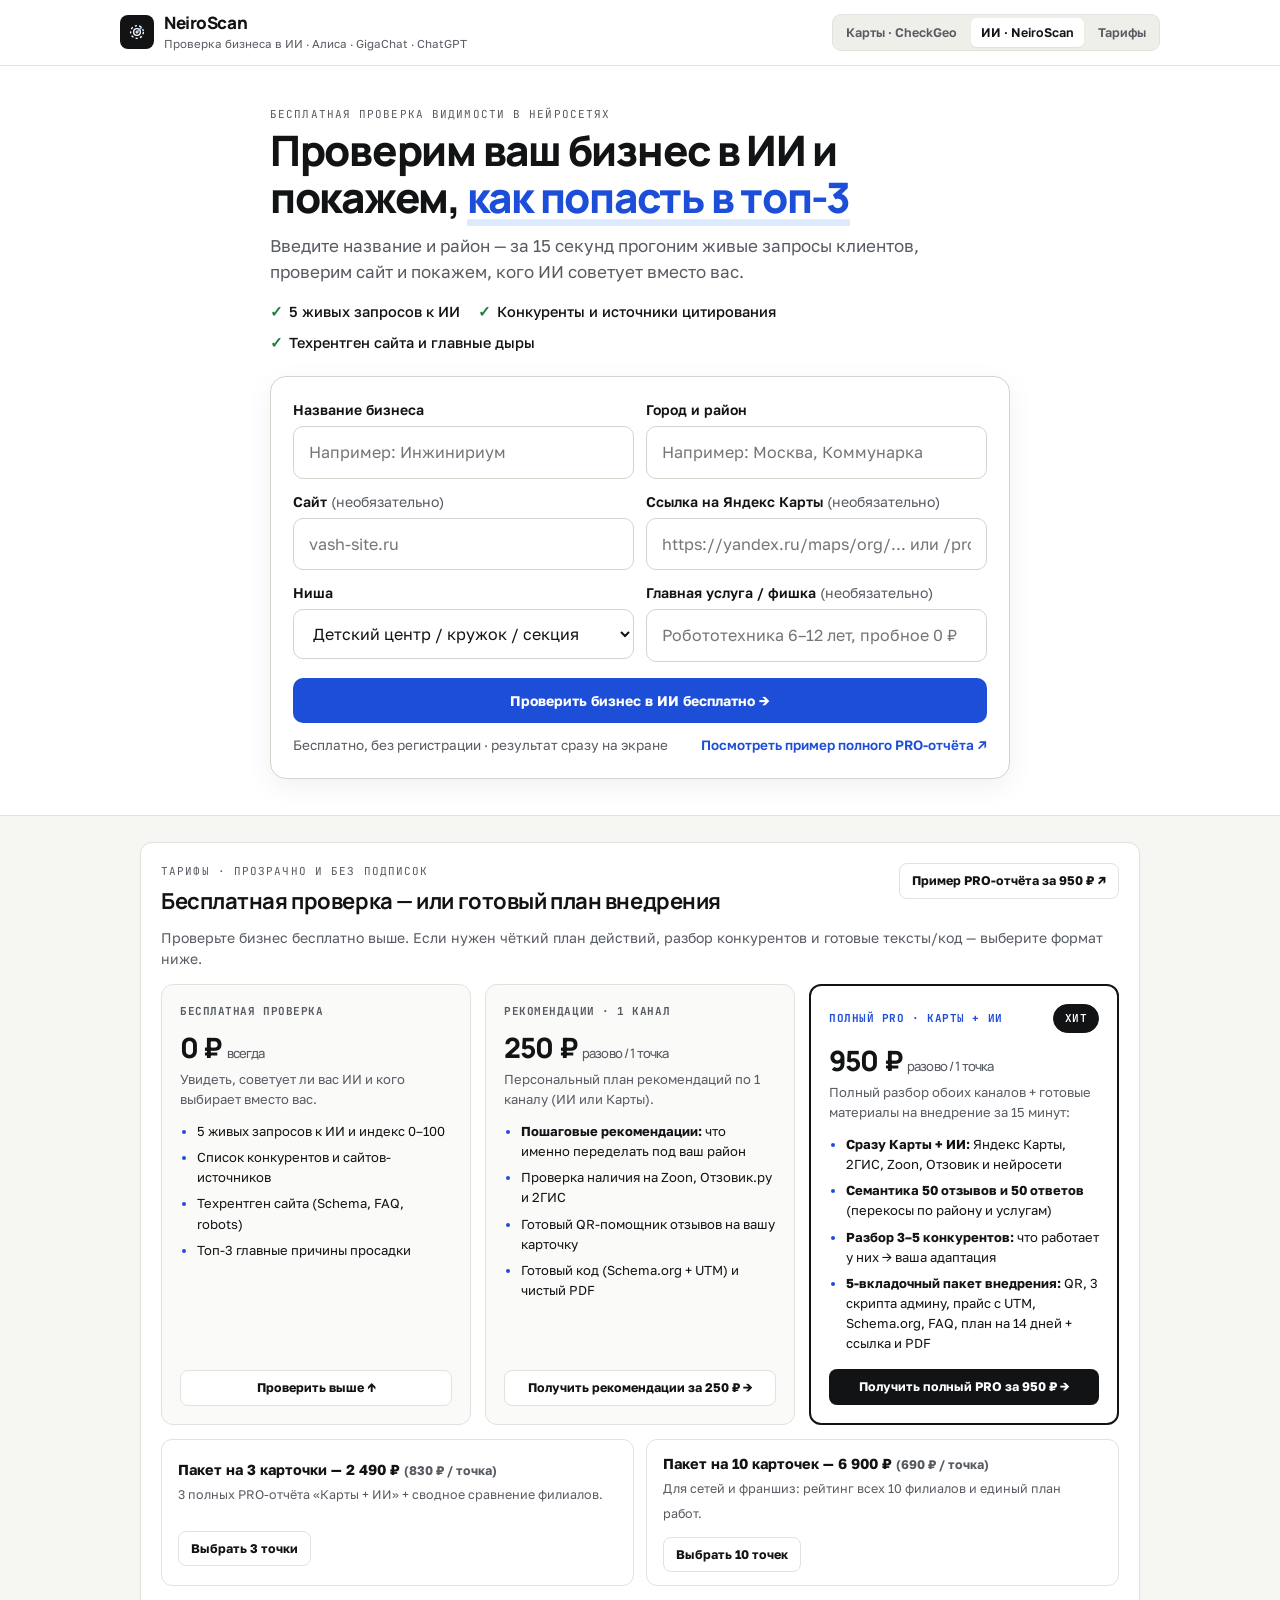
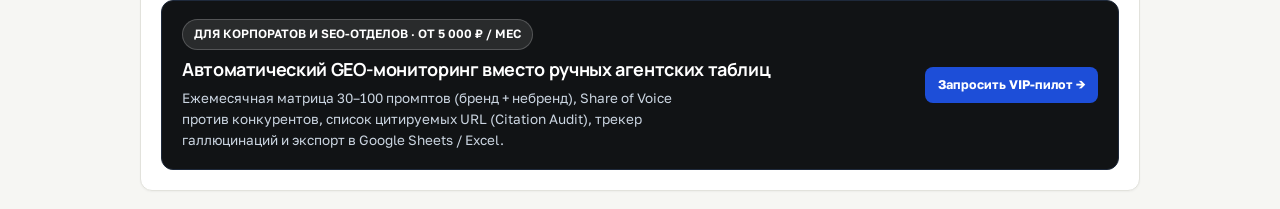
<file: index.html>
<!doctype html>
<html lang="ru">
<head>
  <meta charset="utf-8">
  <meta name="viewport" content="width=device-width, initial-scale=1">
  <title>NeiroScan — проверка бизнеса в ИИ и рекомендации, как попасть в топ-3</title>
  <meta name="description" content="Проверим ваш бизнес в Алисе, GigaChat и ChatGPT за 15 секунд и покажем, почему ИИ советует конкурентов и что исправить.">
  <meta property="og:title" content="NeiroScan — проверка в ИИ и рекомендации, как попасть в топ-3">
  <meta property="og:description" content="Бесплатная проверка видимости в нейросетях за 15 секунд + персональные рекомендации от 250 ₽ и полный PRO-разбор Карты + ИИ за 950 ₽.">
  <meta property="og:type" content="website">
  <link rel="icon" type="image/svg+xml" href="data:image/svg+xml,%3Csvg xmlns='http://www.w3.org/2000/svg' viewBox='0 0 32 32'%3E%3Crect width='32' height='32' rx='8' fill='%23111315'/%3E%3Ccircle cx='16' cy='16' r='9' fill='none' stroke='%23fff' stroke-width='2' stroke-dasharray='3 3'/%3E%3Ccircle cx='16' cy='16' r='3' fill='%2393C5FD'/%3E%3C/svg%3E">
  <link rel="preconnect" href="https://fonts.googleapis.com">
  <link rel="preconnect" href="https://fonts.gstatic.com" crossorigin>
  <link rel="stylesheet" href="https://fonts.googleapis.com/css2?family=Manrope:wght@600;700;800&family=Golos+Text:wght@400;500;600;700&family=JetBrains+Mono:wght@500;700&display=swap" media="print" onload="this.media='all'">
  <noscript><link rel="stylesheet" href="https://fonts.googleapis.com/css2?family=Manrope:wght@600;700;800&family=Golos+Text:wght@400;500;600;700&family=JetBrains+Mono:wght@500;700&display=swap"></noscript>
  <link rel="stylesheet" href="styles.css">
</head>
<body>
  <header class="topbar">
    <div class="wrap topbar-inner">
      <a class="brand" href="./">
        <span class="brand-mark" aria-hidden="true">
          <svg width="18" height="18" viewBox="0 0 24 24" fill="none">
            <circle cx="12" cy="12" r="8.5" stroke="#FFFFFF" stroke-width="1.8" stroke-dasharray="3 3"/>
            <circle cx="12" cy="12" r="4.5" stroke="#FFFFFF" stroke-width="1.8"/>
            <circle cx="12" cy="12" r="2" fill="#FFFFFF"/>
            <path d="M12 12L18 6" stroke="#93C5FD" stroke-width="2" stroke-linecap="round"/>
          </svg>
        </span>
        <span>
          <span class="brand-name">NeiroScan</span>
          <span class="brand-sub">Проверка бизнеса в ИИ · Алиса · GigaChat · ChatGPT</span>
        </span>
      </a>
      <div class="topbar-right">
        <nav class="nav-links no-print" aria-label="Сервисы">
          <a class="nav-link" href="https://checkgeo.ru/">Карты · CheckGeo</a>
          <a class="nav-link active" href="./">ИИ · NeiroScan</a>
          <a class="nav-link" href="#pricing-section">Тарифы</a>
        </nav>
      </div>
    </div>
  </header>

  <!-- ПЕРВЫЙ ЭКРАН: ЧИСТЫЙ ФОКУС И ОДНА ГЛАВНАЯ КНОПКА -->
  <section class="hero-wrap">
    <div class="wrap hero hero-focused">
      <span class="eyebrow">Бесплатная проверка видимости в нейросетях</span>
      <h1>Проверим ваш бизнес в ИИ и покажем, <span class="hl">как попасть в топ-3</span></h1>
      <p class="hero-lead">Введите название и район — за 15 секунд прогоним живые запросы клиентов, проверим сайт и покажем, кого ИИ советует вместо вас.</p>

      <div class="hero-checks">
        <span><span class="ck">✓</span> 5 живых запросов к ИИ</span>
        <span><span class="ck">✓</span> Конкуренты и источники цитирования</span>
        <span><span class="ck">✓</span> Техрентген сайта и главные дыры</span>
      </div>

      <div class="check-card no-print" id="check-card">
        <form id="geo-form" novalidate>
          <div class="form-grid-2">
            <div class="field">
              <label for="g-name">Название бизнеса</label>
              <input type="text" id="g-name" placeholder="Например: Инжинириум" autocomplete="organization">
            </div>
            <div class="field">
              <label for="g-district">Город и район</label>
              <input type="text" id="g-district" placeholder="Например: Москва, Коммунарка">
            </div>
            <div class="field">
              <label for="g-site">Сайт <span class="hint" style="font-weight:400;">(необязательно)</span></label>
              <input type="text" id="g-site" inputmode="url" placeholder="vash-site.ru">
            </div>
            <div class="field">
              <label for="g-yandex">Ссылка на Яндекс Карты <span class="hint" style="font-weight:400;">(необязательно)</span></label>
              <input type="text" id="g-yandex" inputmode="url" placeholder="https://yandex.ru/maps/org/... или /profile/...">
            </div>
            <div class="field">
              <label for="g-niche">Ниша</label>
              <select id="g-niche"></select>
            </div>
            <div class="field">
              <label for="g-usp">Главная услуга / фишка <span class="hint" style="font-weight:400;">(необязательно)</span></label>
              <input type="text" id="g-usp" placeholder="Робототехника 6–12 лет, пробное 0 ₽">
            </div>
          </div>

          <div id="form-error" class="form-error hidden"></div>

          <div style="margin-top:16px;">
            <button type="submit" class="btn btn-primary btn-cta-xl" id="btn-run-full-check">Проверить бизнес в ИИ бесплатно →</button>
          </div>

          <div class="check-sub">
            <span>Бесплатно, без регистрации · результат сразу на экране</span>
            <a href="./konstrukterra.html" target="_blank" rel="noopener">Посмотреть пример полного PRO-отчёта ↗</a>
          </div>
        </form>
      </div>

      <!-- Живой прогресс автоматической проверки -->
      <div class="scan-progress hidden no-print" id="scan-progress">
        <div class="scan-head">
          <span id="scan-status">Запускаем проверку...</span>
          <span class="mono" id="scan-pct">0%</span>
        </div>
        <div class="scan-track"><div class="scan-fill" id="scan-fill"></div></div>
        <p class="hint" id="scan-note" style="margin-top:8px;">Проверяем сайт и задаём 5 реальных покупательских запросов нейросетям.</p>
      </div>
    </div>
  </section>

  <main class="wrap">
    <!-- РЕЗУЛЬТАТЫ (показываются автоматически сразу после проверки!) -->
    <div id="results-workspace" class="hidden">
      <!-- 1. ГЛАВНЫЙ ДАШБОРД -->
      <section class="card" id="results-section">
        <div class="card-head">
          <div>
            <span class="eyebrow">Результат проверки · Бренд + Небренд</span>
            <h2 style="font-size:22px;" id="res-title">Индекс видимости в ИИ</h2>
          </div>
          <div style="display:flex;gap:8px;flex-wrap:wrap;" class="no-print">
            <button type="button" class="btn btn-outline btn-sm" id="btn-new-check">Проверить другую точку</button>
            <button type="button" class="btn btn-outline btn-sm" id="btn-share-report">Поделиться</button>
            <button type="button" class="btn btn-outline btn-sm" id="btn-print-report">PDF</button>
          </div>
        </div>

        <div class="score-hero">
          <div class="gauge-box">
            <div class="gauge-ring">
              <svg viewBox="0 0 120 120">
                <circle cx="60" cy="60" r="50" fill="none" stroke="#DAE0EC" stroke-width="11"/>
                <circle id="gauge-arc" cx="60" cy="60" r="50" fill="none" stroke="#1D4ED8" stroke-width="11" stroke-linecap="round" stroke-dasharray="314.16" stroke-dashoffset="314.16"/>
              </svg>
              <div class="gauge-num">
                <strong id="res-score">0</strong>
                <span>из 100</span>
              </div>
            </div>
            <span class="status-badge" id="res-status">—</span>
          </div>

          <div>
            <div class="kpi-grid" id="res-kpis"></div>
            <p id="res-summary" style="font-size:15.5px;font-weight:500;margin-bottom:14px;"></p>
            <div class="pillars-list" id="res-pillars"></div>
          </div>
        </div>

        <div id="site-audit-banner" class="hidden" style="margin-top:14px;padding:11px 14px;border-radius:10px;background:#F0FDF4;border:1px solid #BBF7D0;font-size:14px;"></div>
        <div id="hallucination-slot"></div>
      </section>

      <!-- 2. КОНКУРЕНТЫ И ИСТОЧНИКИ -->
      <section class="split-2">
        <div class="card">
          <span class="eyebrow">Из живых ответов ИИ</span>
          <h3 style="font-size:18px;">Кого ИИ советует вместо вас</h3>
          <p class="hint" style="margin-top:4px;">Компании, которые выпали по запросам в вашем районе.</p>
          <div class="rank-list" id="comp-rank-list"></div>
        </div>
        <div class="card">
          <span class="eyebrow">Карта пробелов цитирования</span>
          <h3 style="font-size:18px;">Откуда ИИ берёт ответы</h3>
          <p class="hint" style="margin-top:4px;">Площадки, на которые опираются нейросети.</p>
          <div class="rank-list" id="domain-rank-list"></div>
        </div>
      </section>

      <!-- 3. ГЛАВНЫЕ ТОЧКИ РОСТА (ТОП-3 СРАЗУ + ВСЕ 14 ПО КЛИКУ) -->
      <section class="card">
        <div class="card-head">
          <div>
            <span class="eyebrow">Главные причины, почему ИИ выбирает конкурентов</span>
            <h2 style="font-size:20px;">Что исправить в первую очередь</h2>
          </div>
        </div>
        <div class="findings-list" id="top-findings"></div>

        <details class="adv-drawer" id="all-findings-drawer" style="margin-top:14px;">
          <summary>
            <span id="all-findings-label">Показать полный разбор по всем 14 факторам GEO</span>
            <span class="hint">Развернуть ▾</span>
          </summary>
          <div class="filter-row" id="findings-filters" style="margin-bottom:12px;">
            <button type="button" class="filter-btn active" data-filter="all">Все</button>
            <button type="button" class="filter-btn" data-filter="red">Критично</button>
            <button type="button" class="filter-btn" data-filter="yellow">Улучшить</button>
            <button type="button" class="filter-btn" data-filter="green">Готово</button>
          </div>
          <div class="findings-list" id="res-findings"></div>
        </details>
      </section>

      <!-- 4. ЯСНЫЙ ПЕРЕХОД К ОПЛАТЕ ПРЯМО ПОСЛЕ РЕЗУЛЬТАТА -->
      <section class="result-cta-card no-print">
        <span class="pill" style="align-self:flex-start;background:rgba(255,255,255,0.12);border-color:rgba(255,255,255,0.2);color:#FFFFFF;">СЛЕДУЮЩИЙ ШАГ · ГОТОВЫЕ РЕКОМЕНДАЦИИ И ВНЕДРЕНИЕ</span>
        <h3>Получите персональные рекомендации и готовые материалы, чтобы попасть в топ-3</h3>
        <p>Бесплатная проверка показывает картину. В платном отчёте вы получаете пошаговый план под вашу точку, разбор 50 отзывов и конкурентов, готовые тексты, прайс, QR-помощник и код для сайта — внедряется за 15 минут.</p>
        <div class="result-cta-actions">
          <button type="button" class="btn btn-primary" data-order-plan="Полный PRO-аудит Карты + ИИ (950 ₽ · 1 точка)">Получить полный PRO «Карты + ИИ» — 950 ₽ →</button>
          <button type="button" class="btn btn-light" data-order-plan="Рекомендации по 1 каналу (250 ₽ · 1 точка)">План рекомендаций по ИИ — 250 ₽</button>
          <a class="btn btn-ghost-dark btn-sm" href="./konstrukterra.html" target="_blank" rel="noopener">Пример PRO-отчёта ↗</a>
        </div>
      </section>

      <!-- 5. ДЕТАЛИ И ИНСТРУМЕНТЫ (АККУРАТНО СВЁРНУТЫ — 0 ШУМА, 100% ЦЕННОСТИ) -->
      <details class="clean-drawer no-print" id="prompts-drawer">
        <summary>Посмотреть 5 ответов ИИ, матрицу CSV и перепроверить вручную в Алисе / GigaChat</summary>
        <div style="display:flex;justify-content:space-between;align-items:center;gap:10px;flex-wrap:wrap;margin-bottom:14px;">
          <p class="hint">Нажмите «Яндекс AI (Алиса)» или «GigaChat», чтобы лично перепроверить любой запрос, или скачайте матрицу в Excel / Google Sheets.</p>
          <div style="display:flex;gap:8px;flex-wrap:wrap;">
            <button type="button" class="btn btn-primary btn-sm" id="btn-rerun-ai">Обновить 5 ответов ИИ ⚡</button>
            <button type="button" class="btn btn-outline btn-sm" id="btn-export-csv">Матрица LLM (CSV) ↓</button>
          </div>
        </div>
        <div id="prompts-list"></div>
      </details>

      <details class="clean-drawer no-print" id="tune-drawer">
        <summary>Уточнить данные точки (ссылки на карты, соцсети и 14 факторов GEO)</summary>
        <p class="hint" style="margin-bottom:12px;">Отметьте, что у вас уже настроено — индекс пересчитается мгновенно.</p>
        <div class="chip-toggles" id="quick-readiness-chips" style="margin-bottom:14px;"></div>

        <div class="form-grid">
          <div class="field"><label for="g-city">Город</label><input type="text" id="g-city" placeholder="Москва"></div>
          <div class="field"><label for="g-address">Точный адрес</label><input type="text" id="g-address" placeholder="ул. Эдварда Грига, 5"></div>
          <div class="field"><label for="g-comp">Главный конкурент рядом</label><input type="text" id="g-comp" placeholder="Например: Яркие дети"></div>
          <div class="field"><label for="g-aliases">Синонимы / латиница</label><input type="text" id="g-aliases" placeholder="Квант, Kvant"></div>
          <div class="field"><label for="g-phone">Телефон</label><input type="text" id="g-phone" placeholder="+7 (495) 000-00-00"></div>
          <div class="field"><label for="g-hours">График работы</label><input type="text" id="g-hours" placeholder="Пн–Вс 10:00–20:00"></div>
          <div class="field"><label for="g-gis">Ссылка на 2ГИС</label><input type="text" id="g-gis" inputmode="url" placeholder="https://2gis.ru/..."></div>
          <div class="field"><label for="g-vk">ВКонтакте</label><input type="text" id="g-vk" inputmode="url" placeholder="https://vk.com/..."></div>
          <div class="field"><label for="g-tg">Telegram-канал или бот</label><input type="text" id="g-tg" inputmode="url" placeholder="https://t.me/..."></div>
        </div>

        <p class="hint" style="font-weight:700;color:var(--ink);margin-top:14px;">Дополнительные факторы ИИ-готовности:</p>
        <div class="checks-grid" id="adv-readiness-checks"></div>
      </details>

      <details class="clean-drawer no-print" id="tools-drawer">
        <summary>Инструменты внедрения: Карта площадок РФ, Schema.org, FAQ, llms.txt и история</summary>
        <div class="pro-tabs" id="pro-tabs">
          <button type="button" class="pro-tab active" data-pro-tab="sources">1. Площадки РФ</button>
          <button type="button" class="pro-tab" data-pro-tab="schema">2. Schema.org</button>
          <button type="button" class="pro-tab" data-pro-tab="faq">3. Блок FAQ</button>
          <button type="button" class="pro-tab" data-pro-tab="llms">4. llms.txt и robots</button>
          <button type="button" class="pro-tab" data-pro-tab="semantics">5. Смыслы и история</button>
        </div>

        <div class="pro-pane" id="pro-pane-sources">
          <p class="hint" style="margin-bottom:12px;">Отмечайте площадки, где карточка заполнена с единым адресом и свежими отзывами:</p>
          <div id="sources-checklist"></div>
        </div>

        <div class="pro-pane hidden" id="pro-pane-schema">
          <p class="hint" style="margin-bottom:10px;">Вставьте в <code>&lt;head&gt;</code> страницы сайта (в Тильде: Настройки → Ещё → HTML-код для head):</p>
          <div class="btn-row" style="margin-top:0;margin-bottom:10px;">
            <button type="button" class="btn btn-primary btn-sm" id="btn-copy-schema">Копировать JSON-LD</button>
          </div>
          <pre class="code-box" id="schema-code"></pre>
        </div>

        <div class="pro-pane hidden" id="pro-pane-faq">
          <p class="hint" style="margin-bottom:12px;">Подставьте ваши точные цены и скопируйте готовый HTML + разметку <code>FAQPage</code>:</p>
          <div id="faq-editor"></div>
          <div class="btn-row" style="margin-bottom:10px;">
            <button type="button" class="btn btn-primary btn-sm" id="btn-copy-faq">Копировать HTML + FAQPage JSON-LD</button>
          </div>
          <pre class="code-box" id="faq-code"></pre>
        </div>

        <div class="pro-pane hidden" id="pro-pane-llms">
          <div class="split-2">
            <div>
              <h4 style="font-size:15.5px;margin-bottom:6px;">Опционально: /llms.txt</h4>
              <p class="hint" style="margin-bottom:10px;">По данным рынка (Ahrefs) не является доказанным фактором ранжирования — добавляйте после карт, отзывов и Schema.org.</p>
              <div class="btn-row" style="margin-top:0;margin-bottom:10px;">
                <button type="button" class="btn btn-outline btn-sm" id="btn-download-llms">Скачать llms.txt</button>
                <button type="button" class="btn btn-outline btn-sm" id="btn-copy-llms">Копировать</button>
              </div>
              <pre class="code-box" id="llms-code"></pre>
            </div>
            <div>
              <h4 style="font-size:15.5px;margin-bottom:6px;">/robots.txt для ИИ-ботов</h4>
              <p class="hint" style="margin-bottom:10px;">Нужно только если закрыт корень <code>/</code>. Служебные разделы (<code>/webview/</code>, <code>/feed/</code>, <code>/cabinet/</code>) открывать не нужно.</p>
              <div class="btn-row" style="margin-top:0;margin-bottom:10px;">
                <button type="button" class="btn btn-outline btn-sm" id="btn-copy-robots">Копировать</button>
              </div>
              <pre class="code-box" id="robots-code"></pre>
            </div>
          </div>
        </div>

        <div class="pro-pane hidden" id="pro-pane-semantics">
          <div class="split-2">
            <div>
              <h4 style="font-size:15.5px;margin-bottom:6px;">Смыслы для живых отзывов</h4>
              <div id="semantics-list"></div>
            </div>
            <div>
              <h4 style="font-size:15.5px;margin-bottom:6px;">Динамика замеров</h4>
              <div id="history-chart-wrap"></div>
              <div class="btn-row" style="margin-top:10px;">
                <button type="button" class="btn btn-primary btn-sm" id="btn-save-snapshot">+ Сохранить замер</button>
                <button type="button" class="btn btn-outline btn-sm" id="btn-clear-history">Сбросить</button>
              </div>
            </div>
          </div>
        </div>
      </details>
    </div>

    <!-- ТАРИФЫ (ВНИЗУ СТРАНИЦЫ — БЕЗ ДУБЛИРОВАНИЯ НА ПЕРВОМ ЭКРАНЕ) -->
    <section class="card no-print" id="pricing-section" style="margin-top:26px;">
      <div class="card-head" style="margin-bottom:8px;">
        <div>
          <span class="eyebrow">Тарифы · Прозрачно и без подписок</span>
          <h2 style="font-size:22px;">Бесплатная проверка — или готовый план внедрения</h2>
        </div>
        <a class="btn btn-outline btn-sm" href="./konstrukterra.html" target="_blank" rel="noopener">Пример PRO-отчёта за 950 ₽ ↗</a>
      </div>
      <p class="hint">Проверьте бизнес бесплатно выше. Если нужен чёткий план действий, разбор конкурентов и готовые тексты/код — выберите формат ниже.</p>

      <div class="pricing-grid">
        <div class="plan-box">
          <div class="plan-top"><span class="plan-tag">Бесплатная проверка</span></div>
          <div class="plan-price">0 ₽ <span>всегда</span></div>
          <p class="plan-desc">Увидеть, советует ли вас ИИ и кого выбирает вместо вас.</p>
          <ul class="plan-list">
            <li>5 живых запросов к ИИ и индекс 0–100</li>
            <li>Список конкурентов и сайтов-источников</li>
            <li>Техрентген сайта (Schema, FAQ, robots)</li>
            <li>Топ-3 главные причины просадки</li>
          </ul>
          <a class="btn btn-outline btn-sm" href="#check-card" style="width:100%;">Проверить выше ↑</a>
        </div>

        <div class="plan-box">
          <div class="plan-top"><span class="plan-tag">Рекомендации · 1 канал</span></div>
          <div class="plan-price">250 ₽ <span>разово / 1 точка</span></div>
          <p class="plan-desc">Персональный план рекомендаций по 1 каналу (ИИ или Карты).</p>
          <ul class="plan-list">
            <li><b>Пошаговые рекомендации:</b> что именно переделать под ваш район</li>
            <li>Проверка наличия на Zoon, Отзовик.ру и 2ГИС</li>
            <li>Готовый QR-помощник отзывов на вашу карточку</li>
            <li>Готовый код (Schema.org + UTM) и чистый PDF</li>
          </ul>
          <button type="button" class="btn btn-outline btn-sm" style="width:100%;" data-order-plan="Рекомендации по 1 каналу (250 ₽ · 1 точка)">Получить рекомендации за 250 ₽ →</button>
        </div>

        <div class="plan-box featured">
          <div class="plan-top"><span class="plan-tag">Полный PRO · Карты + ИИ</span><span class="pill pill-pro">ХИТ</span></div>
          <div class="plan-price">950 ₽ <span>разово / 1 точка</span></div>
          <p class="plan-desc">Полный разбор обоих каналов + готовые материалы на внедрение за 15 минут:</p>
          <ul class="plan-list">
            <li><b>Сразу Карты + ИИ:</b> Яндекс Карты, 2ГИС, Zoon, Отзовик и нейросети</li>
            <li><b>Семантика 50 отзывов и 50 ответов</b> (перекосы по району и услугам)</li>
            <li><b>Разбор 3–5 конкурентов:</b> что работает у них → ваша адаптация</li>
            <li><b>5-вкладочный пакет внедрения:</b> QR, 3 скрипта админу, прайс с UTM, Schema.org, FAQ, план на 14 дней + ссылка и PDF</li>
          </ul>
          <button type="button" class="btn btn-dark btn-sm" style="width:100%;" data-order-plan="Полный PRO-аудит Карты + ИИ (950 ₽ · 1 точка)">Получить полный PRO за 950 ₽ →</button>
        </div>
      </div>

      <div class="packs-strip">
        <div class="pack-card">
          <div>
            <strong>Пакет на 3 карточки — 2 490 ₽ <span class="hint">(830 ₽ / точка)</span></strong>
            <span class="hint">3 полных PRO-отчёта «Карты + ИИ» + сводное сравнение филиалов.</span>
          </div>
          <button type="button" class="btn btn-outline btn-sm" data-order-plan="Пакет 3 карточки (2 490 ₽)">Выбрать 3 точки</button>
        </div>
        <div class="pack-card">
          <div>
            <strong>Пакет на 10 карточек — 6 900 ₽ <span class="hint">(690 ₽ / точка)</span></strong>
            <span class="hint">Для сетей и франшиз: рейтинг всех 10 филиалов и единый план работ.</span>
          </div>
          <button type="button" class="btn btn-outline btn-sm" data-order-plan="Пакет 10 карточек (6 900 ₽)">Выбрать 10 точек</button>
        </div>
      </div>

      <div class="vip-box">
        <div>
          <span class="pill" style="background:rgba(255,255,255,0.1);border-color:rgba(255,255,255,0.2);color:#FFFFFF;margin-bottom:6px;">ДЛЯ КОРПОРАТОВ И SEO-ОТДЕЛОВ · ОТ 5 000 ₽ / МЕС</span>
          <h3 style="font-size:18px;color:#FFFFFF;">Автоматический GEO-мониторинг вместо ручных агентских таблиц</h3>
          <p>Ежемесячная матрица 30–100 промптов (бренд + небренд), Share of Voice против конкурентов, список цитируемых URL (Citation Audit), трекер галлюцинаций и экспорт в Google Sheets / Excel.</p>
        </div>
        <button type="button" class="btn btn-primary btn-sm" data-order-plan="VIP Корпоративный мониторинг (от 5 000 ₽/мес)">Запросить VIP-пилот →</button>
      </div>
    </section>

    <!-- Модалка быстрого заказа -->
    <div class="order-backdrop hidden no-print" id="order-backdrop" role="dialog" aria-modal="true" aria-labelledby="order-title">
      <div class="order-modal">
        <div style="display:flex;justify-content:space-between;align-items:flex-start;gap:10px;">
          <div>
            <span class="eyebrow">Оформление отчёта</span>
            <h3 id="order-title">Заказ отчёта</h3>
          </div>
          <button type="button" class="btn btn-outline btn-xs" id="btn-close-order">✕</button>
        </div>
        <p class="hint" id="order-plan-label" style="margin-top:4px;font-weight:600;color:var(--ink);"></p>
        <form id="order-form">
          <div class="field">
            <label for="ord-point">Компания и город / ссылка на Яндекс Карты</label>
            <input type="text" id="ord-point" required placeholder="Например: Конструктерра, Ростов-на-Дону или ссылка">
          </div>
          <div class="field">
            <label for="ord-contact">Куда прислать отчёт (Telegram @username или телефон)</label>
            <input type="text" id="ord-contact" required placeholder="@username или +7 999 000-00-00">
          </div>
          <div class="btn-row" style="margin-top:14px;">
            <button type="submit" class="btn btn-dark" style="flex:1;">Перейти к получению →</button>
          </div>
          <p class="hint" id="order-status" style="margin-top:8px;"></p>
        </form>
      </div>
    </div>
  </main>

  <div class="toast" id="toast" role="status" aria-live="polite"></div>

  <script src="config.js"></script>
  <script src="data.js"></script>
  <script src="engine.js"></script>
  <script src="app.js"></script>
</body>
</html>
</file>
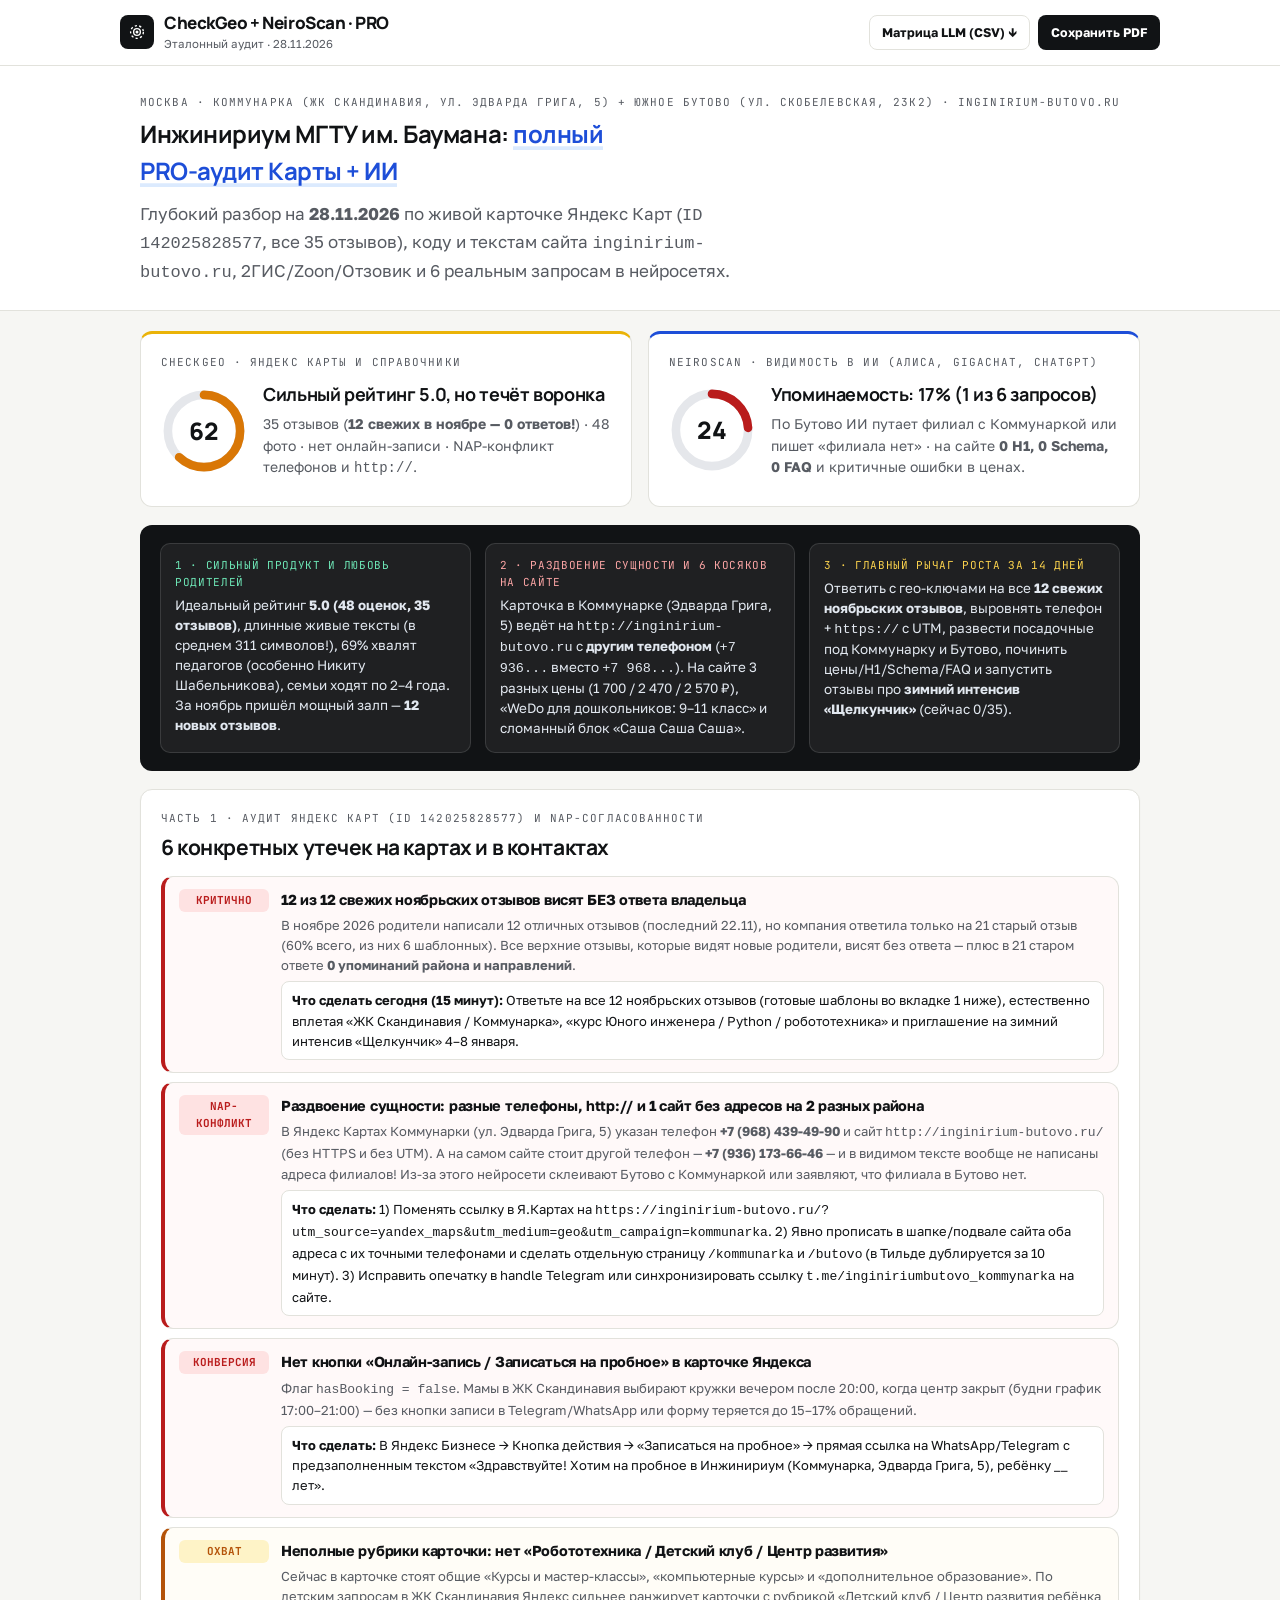
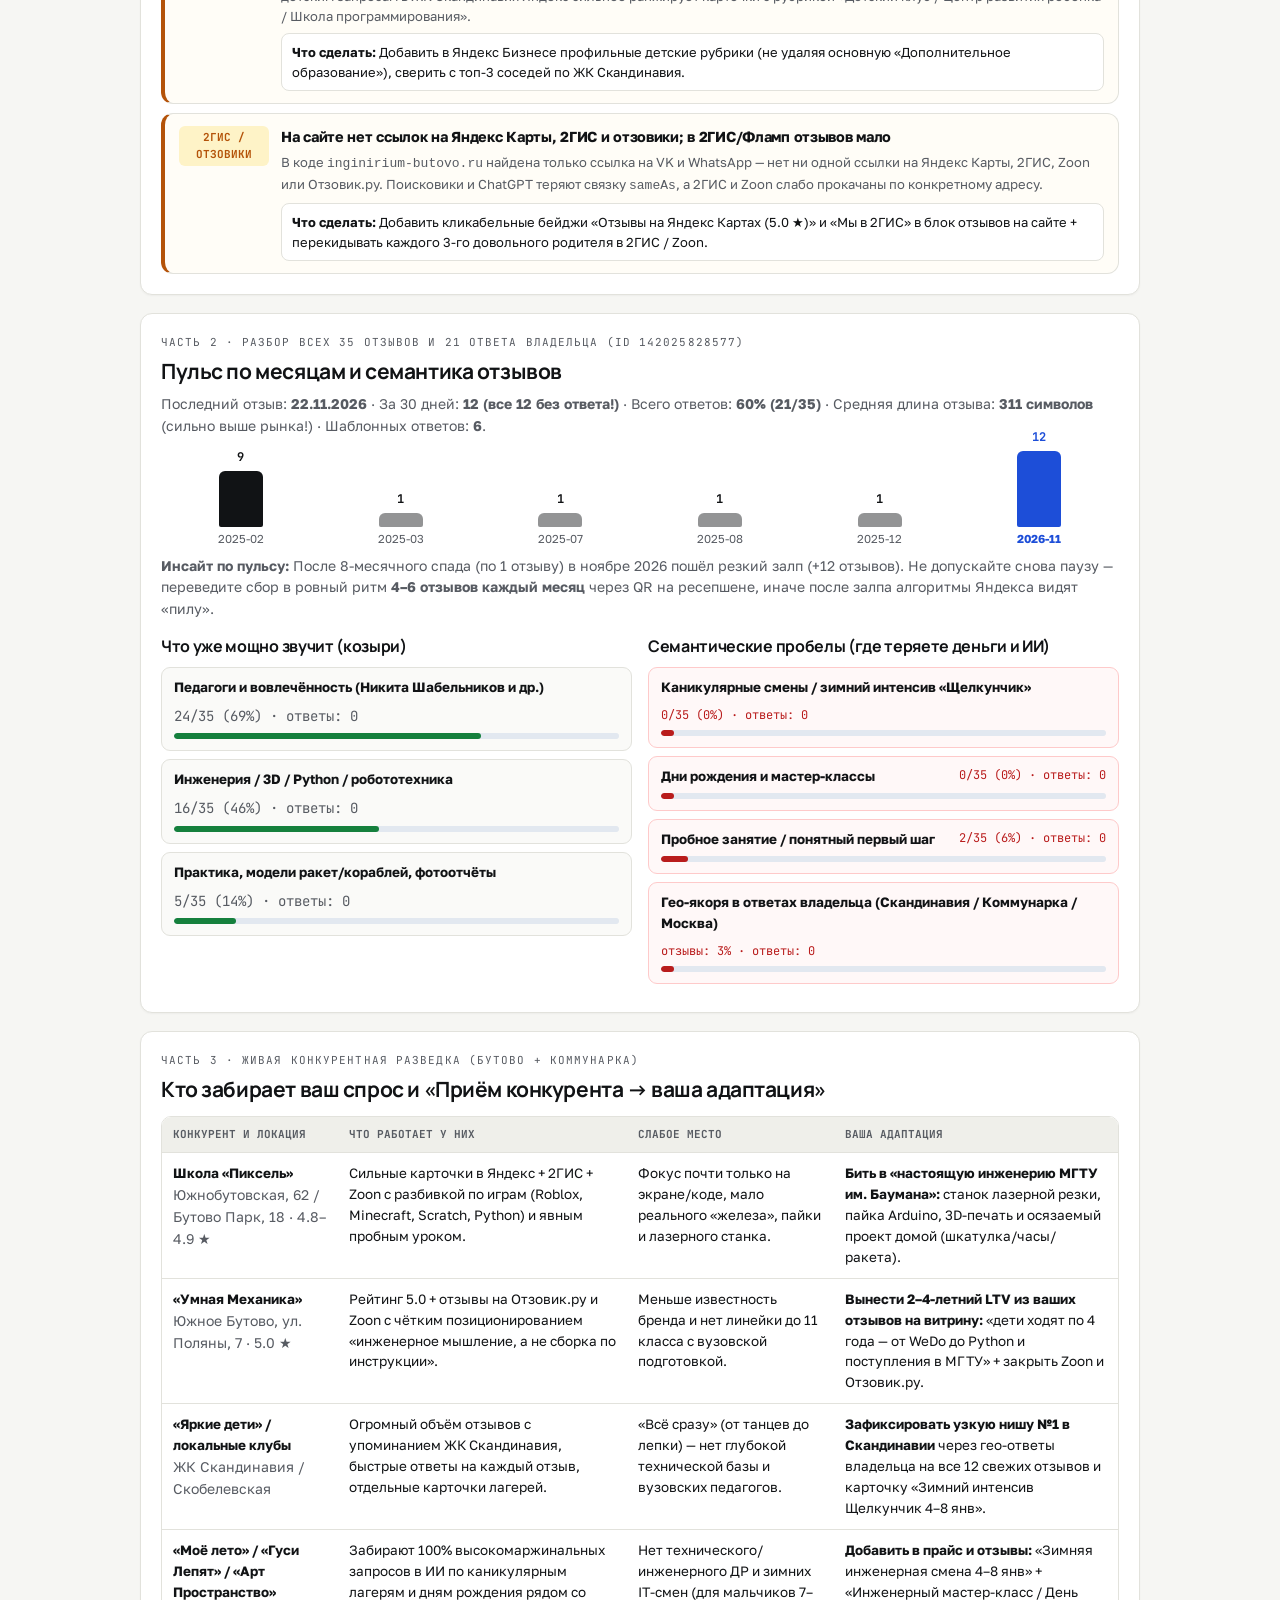
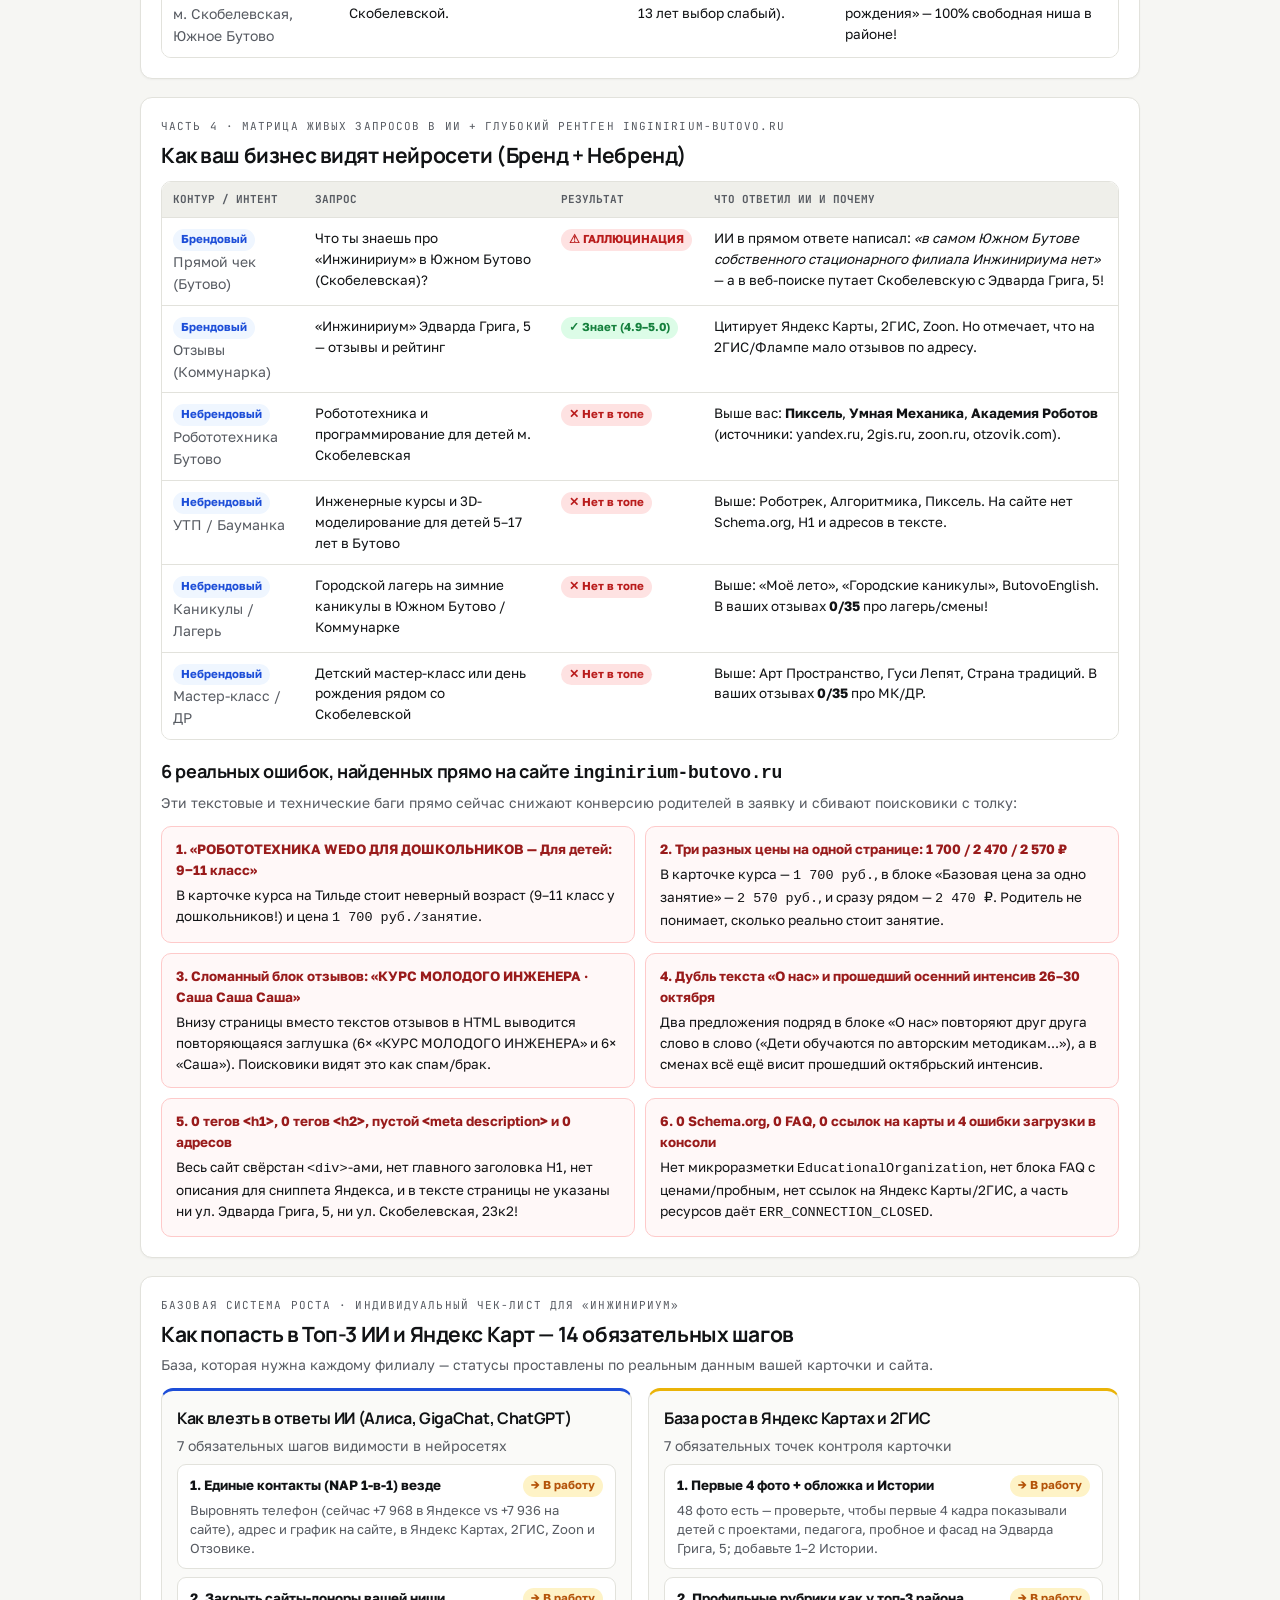
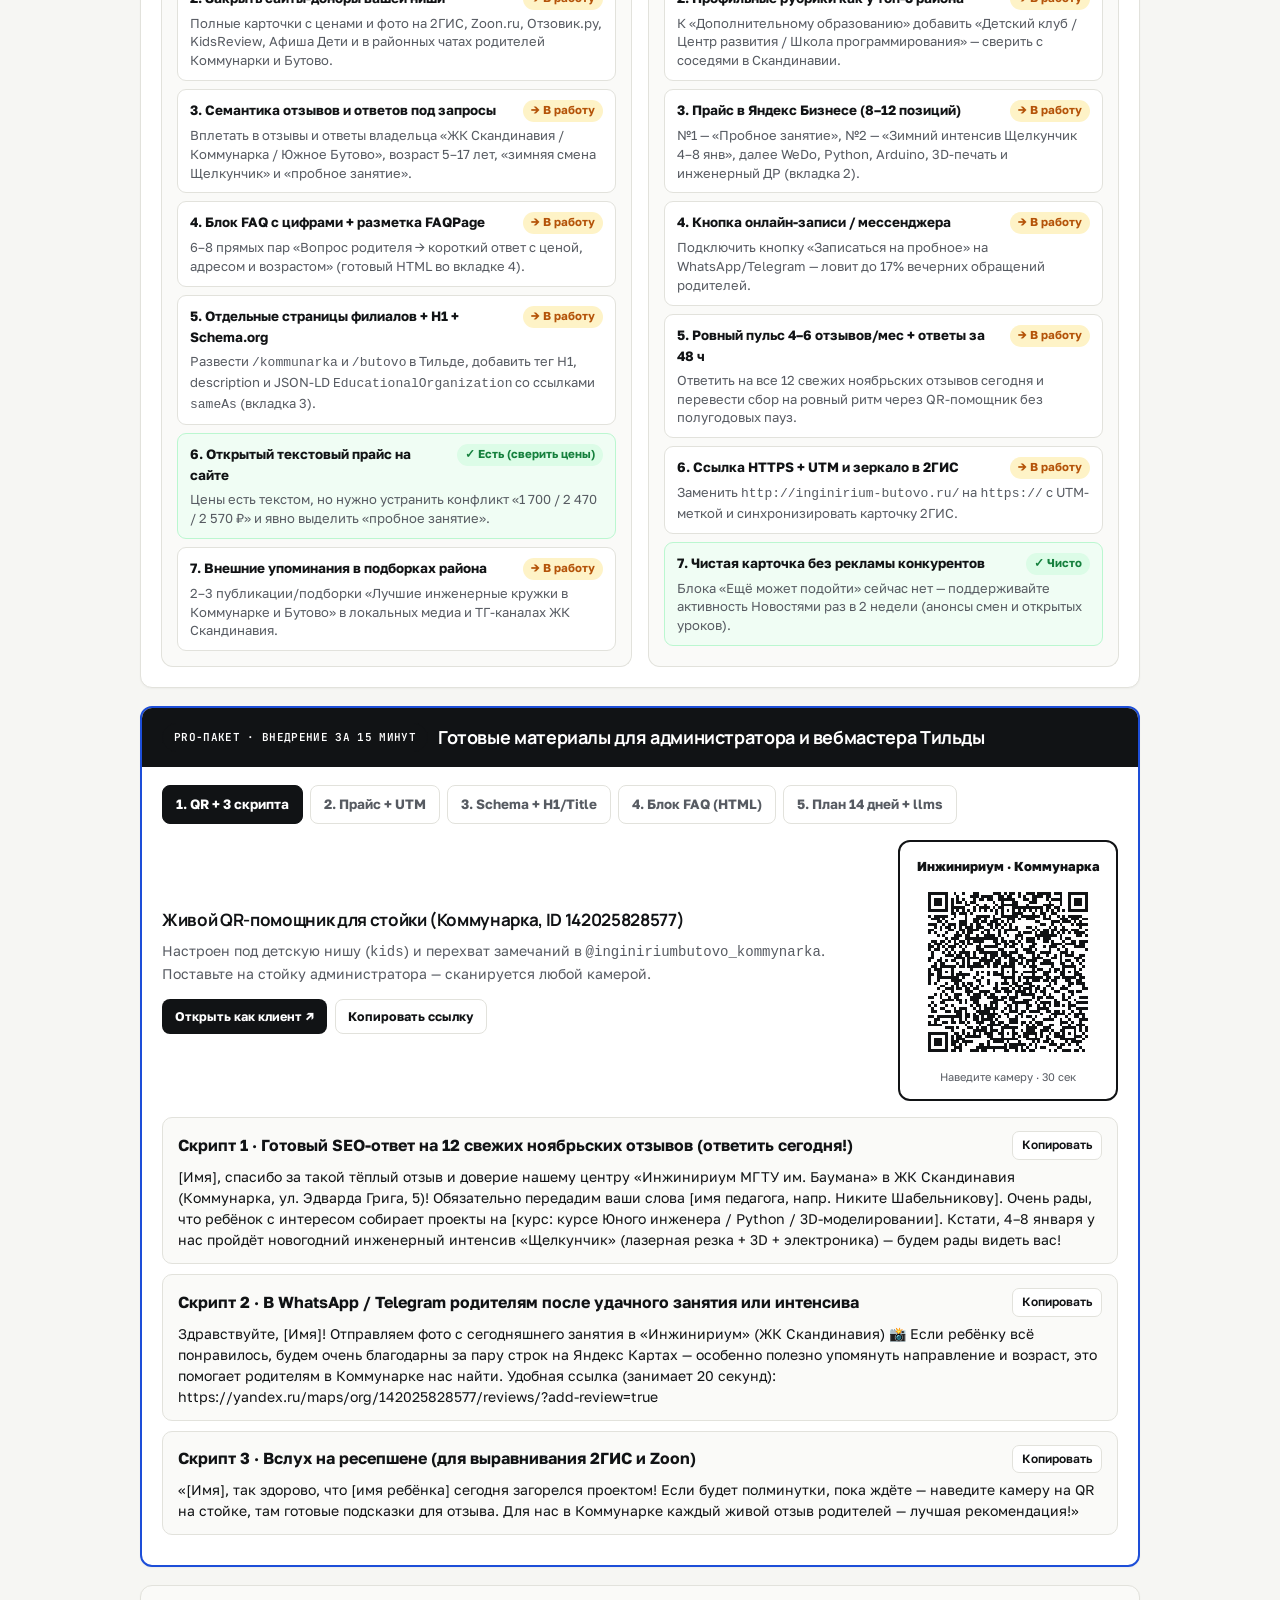
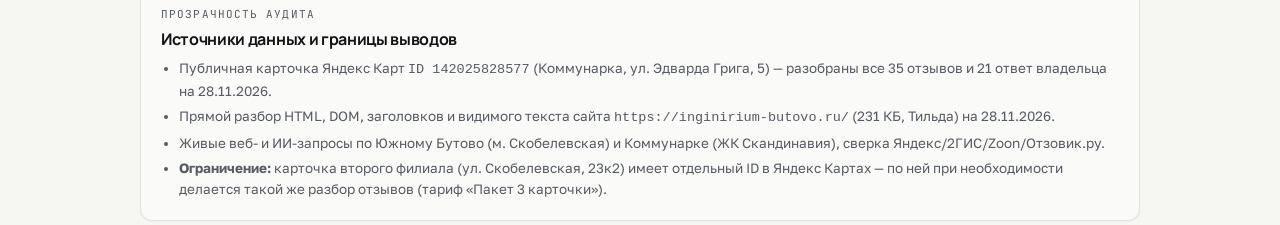
<file: inginirium.html>
<!doctype html>
<html lang="ru">
<head>
  <meta charset="utf-8">
  <meta name="viewport" content="width=device-width, initial-scale=1">
  <meta name="robots" content="noindex, nofollow">
  <title>PRO-аудит Карты + ИИ: Инжинириум МГТУ им. Баумана (Коммунарка и Южное Бутово)</title>
  <link rel="icon" type="image/svg+xml" href="data:image/svg+xml,%3Csvg xmlns='http://www.w3.org/2000/svg' viewBox='0 0 32 32'%3E%3Crect width='32' height='32' rx='8' fill='%23111315'/%3E%3Ccircle cx='16' cy='16' r='9' fill='none' stroke='%23fff' stroke-width='2' stroke-dasharray='3 3'/%3E%3Ccircle cx='16' cy='16' r='3' fill='%2393C5FD'/%3E%3C/svg%3E">
  <link rel="preconnect" href="https://fonts.googleapis.com">
  <link rel="preconnect" href="https://fonts.gstatic.com" crossorigin>
  <link rel="stylesheet" href="https://fonts.googleapis.com/css2?family=Manrope:wght@600;700;800&family=Golos+Text:wght@400;500;600;700&family=JetBrains+Mono:wght@500;700&display=swap" media="print" onload="this.media='all'">
  <noscript><link rel="stylesheet" href="https://fonts.googleapis.com/css2?family=Manrope:wght@600;700;800&family=Golos+Text:wght@400;500;600;700&family=JetBrains+Mono:wght@500;700&display=swap"></noscript>
  <link rel="stylesheet" href="styles.css">
  <style>
    .dual-scores { display: grid; grid-template-columns: 1fr 1fr; gap: 16px; margin-bottom: 18px; }
    .score-card { background: var(--paper); border: 1px solid var(--line); border-radius: var(--radius); padding: 20px; }
    .score-card.maps { border-top: 3px solid #EAB308; }
    .score-card.ai { border-top: 3px solid #1D4ED8; }
    .mini-hero { display: flex; align-items: center; gap: 16px; margin: 10px 0 6px; }
    .big-ring { width: 86px; height: 86px; position: relative; flex-shrink: 0; }
    .big-ring svg { width: 100%; height: 100%; transform: rotate(-90deg); }
    .big-ring .num { position: absolute; inset: 0; display: grid; place-items: center; font-family: var(--display); font-size: 24px; font-weight: 800; }
    .exec-box { background: #111315; color: #F8FAFC; border-radius: var(--radius); padding: 18px 20px; margin-bottom: 18px; display: grid; grid-template-columns: repeat(3, 1fr); gap: 14px; }
    .exec-item { background: rgba(255,255,255,0.06); border: 1px solid rgba(255,255,255,0.12); border-radius: 10px; padding: 13px 14px; }
    .exec-item .e-k { font-family: var(--mono); font-size: 11px; text-transform: uppercase; letter-spacing: 0.06em; display: block; margin-bottom: 5px; }
    .exec-item .e-k.ok { color: #6EE7B7; }
    .exec-item .e-k.warn { color: #FCD34D; }
    .exec-item .e-k.bad { color: #FCA5A5; }
    .exec-item p { font-size: 13.5px; line-height: 1.48; color: #E2E8F0; }
    .tbl-wrap { overflow-x: auto; border: 1px solid var(--line); border-radius: 10px; margin-top: 10px; }
    .audit-tbl { width: 100%; border-collapse: collapse; font-size: 13.5px; background: var(--paper); min-width: 640px; }
    .audit-tbl th { text-align: left; padding: 9px 11px; background: var(--soft); font-family: var(--mono); font-size: 11px; text-transform: uppercase; color: var(--muted); border-bottom: 1px solid var(--line); }
    .audit-tbl td { padding: 10px 11px; border-bottom: 1px solid var(--line); vertical-align: top; }
    .audit-tbl tr:last-child td { border-bottom: 0; }
    .badge { display: inline-block; padding: 2px 8px; border-radius: 999px; font-size: 11.5px; font-weight: 700; white-space: nowrap; }
    .badge.ok { background: #DCFCE7; color: #15803D; }
    .badge.warn { background: #FEF3C7; color: #B45309; }
    .badge.bad { background: #FEE2E2; color: #B91C1C; }
    .badge.info { background: #EFF6FF; color: #1D4ED8; }
    .sem-grid { display: grid; grid-template-columns: 1fr 1fr; gap: 16px; margin-top: 14px; }
    .sem-row { padding: 9px 12px; border: 1px solid var(--line); border-radius: 9px; margin-bottom: 8px; background: #FAFAF8; }
    .sem-row.gap { background: #FFF8F8; border-color: #FECACA; }
    .sem-head { display: flex; justify-content: space-between; gap: 8px; flex-wrap: wrap; font-size: 13.5px; }
    .sem-track { height: 6px; background: #E2E8F0; border-radius: 999px; margin: 6px 0 2px; overflow: hidden; }
    .sem-fill { height: 100%; border-radius: 999px; }
    .sem-fill.good { background: #15803D; }
    .sem-fill.bad { background: #B91C1C; }
    .pulse-chart { display: flex; align-items: flex-end; gap: 12px; height: 112px; padding: 14px 6px 0; }
    .pulse-col { display: flex; flex-direction: column; align-items: center; gap: 4px; flex: 1; }
    .pulse-bar { width: 100%; max-width: 44px; background: #111315; border-radius: 6px 6px 2px 2px; }
    .pulse-bar.peak { background: #1D4ED8; }
    .tool-tabs { display: flex; gap: 7px; flex-wrap: wrap; margin: 12px 0 16px; }
    .tool-tab { background: var(--paper); border: 1.5px solid var(--line); border-radius: 8px; padding: 8px 13px; font-size: 13.5px; font-weight: 700; color: var(--muted); }
    .tool-tab.active { background: var(--ink); color: #FFFFFF; border-color: var(--ink); }
    .tool-pane { display: none; }
    .tool-pane.active { display: block; }
    .qr-inline { display: grid; grid-template-columns: 1fr 220px; gap: 18px; align-items: center; }
    .qr-box { background: #FFFFFF; border: 2px solid #111315; border-radius: 12px; padding: 14px; text-align: center; }
    .qr-box svg { display: block; margin: 8px auto; width: 176px; height: 176px; }
    .script-card { background: #FAFAF8; border: 1px solid var(--line); border-radius: 10px; padding: 13px 15px; margin-bottom: 10px; }
    .script-head { display: flex; justify-content: space-between; align-items: center; gap: 8px; flex-wrap: wrap; margin-bottom: 6px; }
    .script-text { font-size: 14px; white-space: pre-wrap; line-height: 1.5; }
    .price-grid { display: grid; grid-template-columns: repeat(2, 1fr); gap: 10px; margin: 10px 0 14px; }
    .price-item { border: 1px solid var(--line); border-radius: 10px; padding: 11px 13px; background: #FAFAF8; }
    .price-top { display: flex; justify-content: space-between; gap: 8px; font-weight: 700; font-size: 14px; }
    .site-bug-grid { display: grid; grid-template-columns: repeat(2, 1fr); gap: 10px; margin-top: 12px; }
    .site-bug { border: 1px solid #FECACA; background: #FFF8F8; border-radius: 10px; padding: 12px 14px; font-size: 13.5px; }
    .site-bug b { color: #991B1B; display: block; margin-bottom: 4px; }
    .pb-grid { display: grid; grid-template-columns: 1fr 1fr; gap: 16px; margin-top: 12px; }
    .pb-col { border: 1px solid var(--line); border-radius: 12px; padding: 15px; background: #FAFAF8; }
    .pb-col.ai { border-top: 3px solid #1D4ED8; }
    .pb-col.maps { border-top: 3px solid #EAB308; }
    .pb-item { background: #FFFFFF; border: 1px solid var(--line); border-radius: 9px; padding: 10px 12px; margin-top: 8px; }
    .pb-item.done { border-color: #BBF7D0; background: #F0FDF4; }
    .pb-head { display: flex; justify-content: space-between; align-items: flex-start; gap: 8px; margin-bottom: 4px; font-size: 13.5px; }
    .pb-item p { font-size: 13px; color: var(--muted); line-height: 1.45; }
    .print-pane-title { display: none; }
    @media (max-width: 820px) { .dual-scores, .exec-box, .sem-grid, .qr-inline, .price-grid, .site-bug-grid, .pb-grid { grid-template-columns: 1fr; } }
    @media print {
      .no-print, .tool-tabs { display: none !important; }
      .tool-pane { display: block !important; margin-bottom: 16px; page-break-inside: avoid; }
      .print-pane-title { display: block !important; font-size: 15px; margin: 14px 0 6px; border-bottom: 1px solid #CBD5E1; padding-bottom: 4px; }
      body { background: #FFFFFF; }
      .card, .score-card { box-shadow: none; break-inside: avoid; }
    }
  </style>
</head>
<body>
  <header class="topbar">
    <div class="wrap topbar-inner">
      <a class="brand" href="./">
        <span class="brand-mark" aria-hidden="true">
          <svg width="18" height="18" viewBox="0 0 24 24" fill="none">
            <circle cx="12" cy="12" r="8.5" stroke="#FFFFFF" stroke-width="1.8" stroke-dasharray="3 3"/>
            <circle cx="12" cy="12" r="4.5" stroke="#FFFFFF" stroke-width="1.8"/>
            <circle cx="12" cy="12" r="2" fill="#FFFFFF"/>
          </svg>
        </span>
        <span>
          <span class="brand-name">CheckGeo + NeiroScan · PRO</span>
          <span class="brand-sub">Эталонный аудит · 28.11.2026</span>
        </span>
      </a>
      <div class="topbar-right no-print">
        <button type="button" class="btn btn-outline btn-sm" id="btn-export-csv">Матрица LLM (CSV) ↓</button>
        <button type="button" class="btn btn-dark btn-sm" onclick="window.print()">Сохранить PDF</button>
      </div>
    </div>
  </header>

  <section class="hero-wrap" style="padding:28px 0 24px;margin-bottom:20px;">
    <div class="wrap">
      <span class="eyebrow">Москва · Коммунарка (ЖК Скандинавия, ул. Эдварда Грига, 5) + Южное Бутово (ул. Скобелевская, 23к2) · inginirium-butovo.ru</span>
      <h1 style="max-width:30ch;">Инжинириум МГТУ им. Баумана: <span class="hl">полный PRO-аудит Карты + ИИ</span></h1>
      <p class="hero-lead">Глубокий разбор на <b>28.11.2026</b> по живой карточке Яндекс Карт (<code>ID 142025828577</code>, все 35 отзывов), коду и текстам сайта <code>inginirium-butovo.ru</code>, 2ГИС/Zoon/Отзовик и 6 реальным запросам в нейросетях.</p>
    </div>
  </section>

  <main class="wrap">
    <!-- ДВА ИНДЕКСА -->
    <section class="dual-scores">
      <div class="score-card maps">
        <span class="eyebrow">CheckGeo · Яндекс Карты и справочники</span>
        <div class="mini-hero">
          <div class="big-ring">
            <svg viewBox="0 0 100 100">
              <circle cx="50" cy="50" r="42" fill="none" stroke="#E5E7EB" stroke-width="10"/>
              <circle cx="50" cy="50" r="42" fill="none" stroke="#D97706" stroke-width="10" stroke-linecap="round" stroke-dasharray="263.9" stroke-dashoffset="100.3"/>
            </svg>
            <span class="num">62</span>
          </div>
          <div>
            <h2 style="font-size:18px;">Сильный рейтинг 5.0, но течёт воронка</h2>
            <p class="hint" style="margin-top:4px;">35 отзывов (<b>12 свежих в ноябре — 0 ответов!</b>) · 48 фото · нет онлайн-записи · NAP-конфликт телефонов и <code>http://</code>.</p>
          </div>
        </div>
      </div>

      <div class="score-card ai">
        <span class="eyebrow">NeiroScan · Видимость в ИИ (Алиса, GigaChat, ChatGPT)</span>
        <div class="mini-hero">
          <div class="big-ring">
            <svg viewBox="0 0 100 100">
              <circle cx="50" cy="50" r="42" fill="none" stroke="#E5E7EB" stroke-width="10"/>
              <circle cx="50" cy="50" r="42" fill="none" stroke="#B91C1C" stroke-width="10" stroke-linecap="round" stroke-dasharray="263.9" stroke-dashoffset="200.6"/>
            </svg>
            <span class="num">24</span>
          </div>
          <div>
            <h2 style="font-size:18px;">Упоминаемость: 17% (1 из 6 запросов)</h2>
            <p class="hint" style="margin-top:4px;">По Бутово ИИ путает филиал с Коммунаркой или пишет «филиала нет» · на сайте <b>0 H1, 0 Schema, 0 FAQ</b> и критичные ошибки в ценах.</p>
          </div>
        </div>
      </div>
    </section>

    <!-- ВЫВОД ЗА 30 СЕКУНД -->
    <section class="exec-box">
      <div class="exec-item">
        <span class="e-k ok">1 · Сильный продукт и любовь родителей</span>
        <p>Идеальный рейтинг <b>5.0 (48 оценок, 35 отзывов)</b>, длинные живые тексты (в среднем 311 символов!), 69% хвалят педагогов (особенно Никиту Шабельникова), семьи ходят по 2–4 года. За ноябрь пришёл мощный залп — <b>12 новых отзывов</b>.</p>
      </div>
      <div class="exec-item">
        <span class="e-k bad">2 · Раздвоение сущности и 6 косяков на сайте</span>
        <p>Карточка в Коммунарке (Эдварда Грига, 5) ведёт на <code>http://inginirium-butovo.ru</code> с <b>другим телефоном</b> (<code>+7 936...</code> вместо <code>+7 968...</code>). На сайте 3 разных цены (1 700 / 2 470 / 2 570 ₽), «WeDo для дошкольников: 9–11 класс» и сломанный блок «Саша Саша Саша».</p>
      </div>
      <div class="exec-item">
        <span class="e-k warn">3 · Главный рычаг роста за 14 дней</span>
        <p>Ответить с гео-ключами на все <b>12 свежих ноябрьских отзывов</b>, выровнять телефон + <code>https://</code> с UTM, развести посадочные под Коммунарку и Бутово, починить цены/H1/Schema/FAQ и запустить отзывы про <b>зимний интенсив «Щелкунчик»</b> (сейчас 0/35).</p>
      </div>
    </section>

    <!-- ЧАСТЬ 1: КАРТОЧКА ЯНДЕКС КАРТ И NAP -->
    <section class="card">
      <span class="eyebrow">Часть 1 · Аудит Яндекс Карт (ID 142025828577) и NAP-согласованности</span>
      <h2 style="font-size:21px;margin-bottom:12px;">6 конкретных утечек на картах и в контактах</h2>
      <div class="findings-list">
        <div class="finding red">
          <span class="f-tag red">Критично</span>
          <div>
            <h4>12 из 12 свежих ноябрьских отзывов висят БЕЗ ответа владельца</h4>
            <p class="f-why">В ноябре 2026 родители написали 12 отличных отзывов (последний 22.11), но компания ответила только на 21 старый отзыв (60% всего, из них 6 шаблонных). Все верхние отзывы, которые видят новые родители, висят без ответа — плюс в 21 старом ответе <b>0 упоминаний района и направлений</b>.</p>
            <div class="f-fix"><b>Что сделать сегодня (15 минут):</b> Ответьте на все 12 ноябрьских отзывов (готовые шаблоны во вкладке 1 ниже), естественно вплетая «ЖК Скандинавия / Коммунарка», «курс Юного инженера / Python / робототехника» и приглашение на зимний интенсив «Щелкунчик» 4–8 января.</div>
          </div>
        </div>

        <div class="finding red">
          <span class="f-tag red">NAP-конфликт</span>
          <div>
            <h4>Раздвоение сущности: разные телефоны, http:// и 1 сайт без адресов на 2 разных района</h4>
            <p class="f-why">В Яндекс Картах Коммунарки (ул. Эдварда Грига, 5) указан телефон <b>+7 (968) 439-49-90</b> и сайт <code>http://inginirium-butovo.ru/</code> (без HTTPS и без UTM). А на самом сайте стоит другой телефон — <b>+7 (936) 173-66-46</b> — и в видимом тексте вообще не написаны адреса филиалов! Из-за этого нейросети склеивают Бутово с Коммунаркой или заявляют, что филиала в Бутово нет.</p>
            <div class="f-fix"><b>Что сделать:</b> 1) Поменять ссылку в Я.Картах на <code>https://inginirium-butovo.ru/?utm_source=yandex_maps&amp;utm_medium=geo&amp;utm_campaign=kommunarka</code>. 2) Явно прописать в шапке/подвале сайта оба адреса с их точными телефонами и сделать отдельную страницу <code>/kommunarka</code> и <code>/butovo</code> (в Тильде дублируется за 10 минут). 3) Исправить опечатку в handle Telegram или синхронизировать ссылку <code>t.me/inginiriumbutovo_kommynarka</code> на сайте.</div>
          </div>
        </div>

        <div class="finding red">
          <span class="f-tag red">Конверсия</span>
          <div>
            <h4>Нет кнопки «Онлайн-запись / Записаться на пробное» в карточке Яндекса</h4>
            <p class="f-why">Флаг <code>hasBooking = false</code>. Мамы в ЖК Скандинавия выбирают кружки вечером после 20:00, когда центр закрыт (будни график 17:00–21:00) — без кнопки записи в Telegram/WhatsApp или форму теряется до 15–17% обращений.</p>
            <div class="f-fix"><b>Что сделать:</b> В Яндекс Бизнесе → Кнопка действия → «Записаться на пробное» → прямая ссылка на WhatsApp/Telegram с предзаполненным текстом «Здравствуйте! Хотим на пробное в Инжинириум (Коммунарка, Эдварда Грига, 5), ребёнку __ лет».</div>
          </div>
        </div>

        <div class="finding yellow">
          <span class="f-tag yellow">Охват</span>
          <div>
            <h4>Неполные рубрики карточки: нет «Робототехника / Детский клуб / Центр развития»</h4>
            <p class="f-why">Сейчас в карточке стоят общие «Курсы и мастер-классы», «компьютерные курсы» и «дополнительное образование». По детским запросам в ЖК Скандинавия Яндекс сильнее ранжирует карточки с рубрикой «Детский клуб / Центр развития ребёнка / Школа программирования».</p>
            <div class="f-fix"><b>Что сделать:</b> Добавить в Яндекс Бизнесе профильные детские рубрики (не удаляя основную «Дополнительное образование»), сверить с топ-3 соседей по ЖК Скандинавия.</div>
          </div>
        </div>

        <div class="finding yellow">
          <span class="f-tag yellow">2ГИС / Отзовики</span>
          <div>
            <h4>На сайте нет ссылок на Яндекс Карты, 2ГИС и отзовики; в 2ГИС/Фламп отзывов мало</h4>
            <p class="f-why">В коде <code>inginirium-butovo.ru</code> найдена только ссылка на VK и WhatsApp — нет ни одной ссылки на Яндекс Карты, 2ГИС, Zoon или Отзовик.ру. Поисковики и ChatGPT теряют связку <code>sameAs</code>, а 2ГИС и Zoon слабо прокачаны по конкретному адресу.</p>
            <div class="f-fix"><b>Что сделать:</b> Добавить кликабельные бейджи «Отзывы на Яндекс Картах (5.0 ★)» и «Мы в 2ГИС» в блок отзывов на сайте + перекидывать каждого 3-го довольного родителя в 2ГИС / Zoon.</div>
          </div>
        </div>
      </div>
    </section>

    <!-- ЧАСТЬ 2: СЕМАНТИКА 35 ОТЗЫВОВ И ПУЛЬС -->
    <section class="card">
      <span class="eyebrow">Часть 2 · Разбор всех 35 отзывов и 21 ответа владельца (ID 142025828577)</span>
      <h2 style="font-size:21px;margin-bottom:6px;">Пульс по месяцам и семантика отзывов</h2>
      <p class="hint">Последний отзыв: <b>22.11.2026</b> · За 30 дней: <b>12 (все 12 без ответа!)</b> · Всего ответов: <b>60% (21/35)</b> · Средняя длина отзыва: <b>311 символов</b> (сильно выше рынка!) · Шаблонных ответов: <b>6</b>.</p>

      <div class="pulse-chart" aria-label="Пульс отзывов по месяцам">
        <div class="pulse-col"><span class="mono" style="font-size:12px;font-weight:700;">9</span><div class="pulse-bar" style="height:56px"></div><span class="hint" style="font-size:11.5px;">2025-02</span></div>
        <div class="pulse-col"><span class="mono" style="font-size:12px;font-weight:700;">1</span><div class="pulse-bar" style="height:14px;opacity:.45"></div><span class="hint" style="font-size:11.5px;">2025-03</span></div>
        <div class="pulse-col"><span class="mono" style="font-size:12px;font-weight:700;">1</span><div class="pulse-bar" style="height:14px;opacity:.45"></div><span class="hint" style="font-size:11.5px;">2025-07</span></div>
        <div class="pulse-col"><span class="mono" style="font-size:12px;font-weight:700;">1</span><div class="pulse-bar" style="height:14px;opacity:.45"></div><span class="hint" style="font-size:11.5px;">2025-08</span></div>
        <div class="pulse-col"><span class="mono" style="font-size:12px;font-weight:700;">1</span><div class="pulse-bar" style="height:14px;opacity:.45"></div><span class="hint" style="font-size:11.5px;">2025-12</span></div>
        <div class="pulse-col"><span class="mono" style="font-size:12px;font-weight:700;color:#1D4ED8;">12</span><div class="pulse-bar peak" style="height:76px"></div><span class="hint" style="font-size:11.5px;font-weight:700;color:#1D4ED8;">2026-11</span></div>
      </div>
      <p class="hint" style="margin-top:6px;"><b>Инсайт по пульсу:</b> После 8-месячного спада (по 1 отзыву) в ноябре 2026 пошёл резкий залп (+12 отзывов). Не допускайте снова паузу — переведите сбор в ровный ритм <b>4–6 отзывов каждый месяц</b> через QR на ресепшене, иначе после залпа алгоритмы Яндекса видят «пилу».</p>

      <div class="sem-grid">
        <div>
          <h3 style="font-size:16px;margin-bottom:8px;">Что уже мощно звучит (козыри)</h3>
          <div class="sem-row"><div class="sem-head"><b>Педагоги и вовлечённость (Никита Шабельников и др.)</b><span class="mono hint">24/35 (69%) · ответы: 0</span></div><div class="sem-track"><div class="sem-fill good" style="width:69%"></div></div></div>
          <div class="sem-row"><div class="sem-head"><b>Инженерия / 3D / Python / робототехника</b><span class="mono hint">16/35 (46%) · ответы: 0</span></div><div class="sem-track"><div class="sem-fill good" style="width:46%"></div></div></div>
          <div class="sem-row"><div class="sem-head"><b>Практика, модели ракет/кораблей, фотоотчёты</b><span class="mono hint">5/35 (14%) · ответы: 0</span></div><div class="sem-track"><div class="sem-fill good" style="width:14%"></div></div></div>
        </div>
        <div>
          <h3 style="font-size:16px;margin-bottom:8px;">Семантические пробелы (где теряете деньги и ИИ)</h3>
          <div class="sem-row gap"><div class="sem-head"><b>Каникулярные смены / зимний интенсив «Щелкунчик»</b><span class="mono" style="font-size:12px;color:#B91C1C;">0/35 (0%) · ответы: 0</span></div><div class="sem-track"><div class="sem-fill bad" style="width:3%"></div></div></div>
          <div class="sem-row gap"><div class="sem-head"><b>Дни рождения и мастер-классы</b><span class="mono" style="font-size:12px;color:#B91C1C;">0/35 (0%) · ответы: 0</span></div><div class="sem-track"><div class="sem-fill bad" style="width:3%"></div></div></div>
          <div class="sem-row gap"><div class="sem-head"><b>Пробное занятие / понятный первый шаг</b><span class="mono" style="font-size:12px;color:#B91C1C;">2/35 (6%) · ответы: 0</span></div><div class="sem-track"><div class="sem-fill bad" style="width:6%"></div></div></div>
          <div class="sem-row gap"><div class="sem-head"><b>Гео-якоря в ответах владельца (Скандинавия / Коммунарка / Москва)</b><span class="mono" style="font-size:12px;color:#B91C1C;">отзывы: 3% · ответы: 0</span></div><div class="sem-track"><div class="sem-fill bad" style="width:3%"></div></div></div>
        </div>
      </div>
    </section>

    <!-- ЧАСТЬ 3: КОНКУРЕНТЫ (ПРИЁМ -> АДАПТАЦИЯ) -->
    <section class="card">
      <span class="eyebrow">Часть 3 · Живая конкурентная разведка (Бутово + Коммунарка)</span>
      <h2 style="font-size:21px;margin-bottom:6px;">Кто забирает ваш спрос и «Приём конкурента → ваша адаптация»</h2>
      <div class="tbl-wrap">
        <table class="audit-tbl">
          <thead><tr><th>Конкурент и локация</th><th>Что работает у них</th><th>Слабое место</th><th>Ваша адаптация</th></tr></thead>
          <tbody>
            <tr>
              <td><b>Школа «Пиксель»</b><br><span class="hint">Южнобутовская, 62 / Бутово Парк, 18 · 4.8–4.9 ★</span></td>
              <td>Сильные карточки в Яндекс + 2ГИС + Zoon с разбивкой по играм (Roblox, Minecraft, Scratch, Python) и явным пробным уроком.</td>
              <td>Фокус почти только на экране/коде, мало реального «железа», пайки и лазерного станка.</td>
              <td><b>Бить в «настоящую инженерию МГТУ им. Баумана»:</b> станок лазерной резки, пайка Arduino, 3D-печать и осязаемый проект домой (шкатулка/часы/ракета).</td>
            </tr>
            <tr>
              <td><b>«Умная Механика»</b><br><span class="hint">Южное Бутово, ул. Поляны, 7 · 5.0 ★</span></td>
              <td>Рейтинг 5.0 + отзывы на Отзовик.ру и Zoon с чётким позиционированием «инженерное мышление, а не сборка по инструкции».</td>
              <td>Меньше известность бренда и нет линейки до 11 класса с вузовской подготовкой.</td>
              <td><b>Вынести 2–4-летний LTV из ваших отзывов на витрину:</b> «дети ходят по 4 года — от WeDo до Python и поступления в МГТУ» + закрыть Zoon и Отзовик.ру.</td>
            </tr>
            <tr>
              <td><b>«Яркие дети» / локальные клубы</b><br><span class="hint">ЖК Скандинавия / Скобелевская</span></td>
              <td>Огромный объём отзывов с упоминанием ЖК Скандинавия, быстрые ответы на каждый отзыв, отдельные карточки лагерей.</td>
              <td>«Всё сразу» (от танцев до лепки) — нет глубокой технической базы и вузовских педагогов.</td>
              <td><b>Зафиксировать узкую нишу №1 в Скандинавии</b> через гео-ответы владельца на все 12 свежих отзывов и карточку «Зимний интенсив Щелкунчик 4–8 янв».</td>
            </tr>
            <tr>
              <td><b>«Моё лето» / «Гуси Лепят» / «Арт Пространство»</b><br><span class="hint">м. Скобелевская, Южное Бутово</span></td>
              <td>Забирают 100% высокомаржинальных запросов в ИИ по каникулярным лагерям и дням рождения рядом со Скобелевской.</td>
              <td>Нет технического/инженерного ДР и зимних IT-смен (для мальчиков 7–13 лет выбор слабый).</td>
              <td><b>Добавить в прайс и отзывы:</b> «Зимняя инженерная смена 4–8 янв» + «Инженерный мастер-класс / День рождения» — 100% свободная ниша в районе!</td>
            </tr>
          </tbody>
        </table>
      </div>
    </section>

    <!-- ЧАСТЬ 4: МАТРИЦА ИИ И ШОК-АУДИТ САЙТА -->
    <section class="card">
      <span class="eyebrow">Часть 4 · Матрица живых запросов в ИИ + Глубокий рентген inginirium-butovo.ru</span>
      <h2 style="font-size:21px;margin-bottom:8px;">Как ваш бизнес видят нейросети (Бренд + Небренд)</h2>
      <div class="tbl-wrap" style="margin-bottom:18px;">
        <table class="audit-tbl">
          <thead><tr><th>Контур / Интент</th><th>Запрос</th><th>Результат</th><th>Что ответил ИИ и почему</th></tr></thead>
          <tbody>
            <tr>
              <td><span class="badge info">Брендовый</span><br><span class="hint">Прямой чек (Бутово)</span></td>
              <td>Что ты знаешь про «Инжинириум» в Южном Бутово (Скобелевская)?</td>
              <td><span class="badge bad">⚠ ГАЛЛЮЦИНАЦИЯ</span></td>
              <td>ИИ в прямом ответе написал: <i>«в самом Южном Бутове собственного стационарного филиала Инжинириума нет»</i> — а в веб-поиске путает Скобелевскую с Эдварда Грига, 5!</td>
            </tr>
            <tr>
              <td><span class="badge info">Брендовый</span><br><span class="hint">Отзывы (Коммунарка)</span></td>
              <td>«Инжинириум» Эдварда Грига, 5 — отзывы и рейтинг</td>
              <td><span class="badge ok">✓ Знает (4.9–5.0)</span></td>
              <td>Цитирует Яндекс Карты, 2ГИС, Zoon. Но отмечает, что на 2ГИС/Флампе мало отзывов по адресу.</td>
            </tr>
            <tr>
              <td><span class="badge info">Небрендовый</span><br><span class="hint">Робототехника Бутово</span></td>
              <td>Робототехника и программирование для детей м. Скобелевская</td>
              <td><span class="badge bad">✕ Нет в топе</span></td>
              <td>Выше вас: <b>Пиксель</b>, <b>Умная Механика</b>, <b>Академия Роботов</b> (источники: yandex.ru, 2gis.ru, zoon.ru, otzovik.com).</td>
            </tr>
            <tr>
              <td><span class="badge info">Небрендовый</span><br><span class="hint">УТП / Бауманка</span></td>
              <td>Инженерные курсы и 3D-моделирование для детей 5–17 лет в Бутово</td>
              <td><span class="badge bad">✕ Нет в топе</span></td>
              <td>Выше: Роботрек, Алгоритмика, Пиксель. На сайте нет Schema.org, H1 и адресов в тексте.</td>
            </tr>
            <tr>
              <td><span class="badge info">Небрендовый</span><br><span class="hint">Каникулы / Лагерь</span></td>
              <td>Городской лагерь на зимние каникулы в Южном Бутово / Коммунарке</td>
              <td><span class="badge bad">✕ Нет в топе</span></td>
              <td>Выше: «Моё лето», «Городские каникулы», ButovoEnglish. В ваших отзывах <b>0/35</b> про лагерь/смены!</td>
            </tr>
            <tr>
              <td><span class="badge info">Небрендовый</span><br><span class="hint">Мастер-класс / ДР</span></td>
              <td>Детский мастер-класс или день рождения рядом со Скобелевской</td>
              <td><span class="badge bad">✕ Нет в топе</span></td>
              <td>Выше: Арт Пространство, Гуси Лепят, Страна традиций. В ваших отзывах <b>0/35</b> про МК/ДР.</td>
            </tr>
          </tbody>
        </table>
      </div>

      <h3 style="font-size:18px;margin-bottom:4px;">6 реальных ошибок, найденных прямо на сайте <code>inginirium-butovo.ru</code></h3>
      <p class="hint">Эти текстовые и технические баги прямо сейчас снижают конверсию родителей в заявку и сбивают поисковики с толку:</p>
      <div class="site-bug-grid">
        <div class="site-bug">
          <b>1. «РОБОТОТЕХНИКА WEDO ДЛЯ ДОШКОЛЬНИКОВ — Для детей: 9−11 класс»</b>
          В карточке курса на Тильде стоит неверный возраст (9–11 класс у дошкольников!) и цена <code>1 700 руб./занятие</code>.
        </div>
        <div class="site-bug">
          <b>2. Три разных цены на одной странице: 1 700 / 2 470 / 2 570 ₽</b>
          В карточке курса — <code>1 700 руб.</code>, в блоке «Базовая цена за одно занятие» — <code>2 570 руб.</code>, и сразу рядом — <code>2 470 ₽</code>. Родитель не понимает, сколько реально стоит занятие.
        </div>
        <div class="site-bug">
          <b>3. Сломанный блок отзывов: «КУРС МОЛОДОГО ИНЖЕНЕРА · Саша Саша Саша»</b>
          Внизу страницы вместо текстов отзывов в HTML выводится повторяющаяся заглушка (6× «КУРС МОЛОДОГО ИНЖЕНЕРА» и 6× «Саша»). Поисковики видят это как спам/брак.
        </div>
        <div class="site-bug">
          <b>4. Дубль текста «О нас» и прошедший осенний интенсив 26–30 октября</b>
          Два предложения подряд в блоке «О нас» повторяют друг друга слово в слово («Дети обучаются по авторским методикам...»), а в сменах всё ещё висит прошедший октябрьский интенсив.
        </div>
        <div class="site-bug">
          <b>5. 0 тегов &lt;h1&gt;, 0 тегов &lt;h2&gt;, пустой &lt;meta description&gt; и 0 адресов</b>
          Весь сайт свёрстан <code>&lt;div&gt;</code>-ами, нет главного заголовка H1, нет описания для сниппета Яндекса, и в тексте страницы не указаны ни ул. Эдварда Грига, 5, ни ул. Скобелевская, 23к2!
        </div>
        <div class="site-bug">
          <b>6. 0 Schema.org, 0 FAQ, 0 ссылок на карты и 4 ошибки загрузки в консоли</b>
          Нет микроразметки <code>EducationalOrganization</code>, нет блока FAQ с ценами/пробным, нет ссылок на Яндекс Карты/2ГИС, а часть ресурсов даёт <code>ERR_CONNECTION_CLOSED</code>.
        </div>
      </div>
    </section>

    <!-- БАЗОВАЯ СИСТЕМА РОСТА: 7 ШАГОВ В ИИ + 7 ШАГОВ В КАРТАХ -->
    <section class="card" id="part-playbooks">
      <span class="eyebrow">Базовая система роста · Индивидуальный чек-лист для «Инжинириум»</span>
      <h2 style="font-size:21px;margin-bottom:4px;">Как попасть в Топ-3 ИИ и Яндекс Карт — 14 обязательных шагов</h2>
      <p class="hint">База, которая нужна каждому филиалу — статусы проставлены по реальным данным вашей карточки и сайта.</p>
      <div class="pb-grid">
        <div class="pb-col ai">
          <h3 style="font-size:16px;margin-bottom:4px;">Как влезть в ответы ИИ (Алиса, GigaChat, ChatGPT)</h3>
          <p class="hint" style="margin-bottom:6px;">7 обязательных шагов видимости в нейросетях</p>
          <div class="pb-item"><div class="pb-head"><b>1. Единые контакты (NAP 1-в-1) везде</b><span class="badge warn">→ В работу</span></div><p>Выровнять телефон (сейчас +7 968 в Яндексе vs +7 936 на сайте), адрес и график на сайте, в Яндекс Картах, 2ГИС, Zoon и Отзовике.</p></div>
          <div class="pb-item"><div class="pb-head"><b>2. Закрыть сайты-доноры вашей ниши</b><span class="badge warn">→ В работу</span></div><p>Полные карточки с ценами и фото на 2ГИС, Zoon.ru, Отзовик.ру, KidsReview, Афиша Дети и в районных чатах родителей Коммунарки и Бутово.</p></div>
          <div class="pb-item"><div class="pb-head"><b>3. Семантика отзывов и ответов под запросы</b><span class="badge warn">→ В работу</span></div><p>Вплетать в отзывы и ответы владельца «ЖК Скандинавия / Коммунарка / Южное Бутово», возраст 5–17 лет, «зимняя смена Щелкунчик» и «пробное занятие».</p></div>
          <div class="pb-item"><div class="pb-head"><b>4. Блок FAQ с цифрами + разметка FAQPage</b><span class="badge warn">→ В работу</span></div><p>6–8 прямых пар «Вопрос родителя → короткий ответ с ценой, адресом и возрастом» (готовый HTML во вкладке 4).</p></div>
          <div class="pb-item"><div class="pb-head"><b>5. Отдельные страницы филиалов + H1 + Schema.org</b><span class="badge warn">→ В работу</span></div><p>Развести <code>/kommunarka</code> и <code>/butovo</code> в Тильде, добавить тег H1, description и JSON-LD <code>EducationalOrganization</code> со ссылками <code>sameAs</code> (вкладка 3).</p></div>
          <div class="pb-item done"><div class="pb-head"><b>6. Открытый текстовый прайс на сайте</b><span class="badge ok">✓ Есть (сверить цены)</span></div><p>Цены есть текстом, но нужно устранить конфликт «1 700 / 2 470 / 2 570 ₽» и явно выделить «пробное занятие».</p></div>
          <div class="pb-item"><div class="pb-head"><b>7. Внешние упоминания в подборках района</b><span class="badge warn">→ В работу</span></div><p>2–3 публикации/подборки «Лучшие инженерные кружки в Коммунарке и Бутово» в локальных медиа и ТГ-каналах ЖК Скандинавия.</p></div>
        </div>
        <div class="pb-col maps">
          <h3 style="font-size:16px;margin-bottom:4px;">База роста в Яндекс Картах и 2ГИС</h3>
          <p class="hint" style="margin-bottom:6px;">7 обязательных точек контроля карточки</p>
          <div class="pb-item"><div class="pb-head"><b>1. Первые 4 фото + обложка и Истории</b><span class="badge warn">→ В работу</span></div><p>48 фото есть — проверьте, чтобы первые 4 кадра показывали детей с проектами, педагога, пробное и фасад на Эдварда Грига, 5; добавьте 1–2 Истории.</p></div>
          <div class="pb-item"><div class="pb-head"><b>2. Профильные рубрики как у топ-3 района</b><span class="badge warn">→ В работу</span></div><p>К «Дополнительному образованию» добавить «Детский клуб / Центр развития / Школа программирования» — сверить с соседями в Скандинавии.</p></div>
          <div class="pb-item"><div class="pb-head"><b>3. Прайс в Яндекс Бизнесе (8–12 позиций)</b><span class="badge warn">→ В работу</span></div><p>№1 — «Пробное занятие», №2 — «Зимний интенсив Щелкунчик 4–8 янв», далее WeDo, Python, Arduino, 3D-печать и инженерный ДР (вкладка 2).</p></div>
          <div class="pb-item"><div class="pb-head"><b>4. Кнопка онлайн-записи / мессенджера</b><span class="badge warn">→ В работу</span></div><p>Подключить кнопку «Записаться на пробное» на WhatsApp/Telegram — ловит до 17% вечерних обращений родителей.</p></div>
          <div class="pb-item"><div class="pb-head"><b>5. Ровный пульс 4–6 отзывов/мес + ответы за 48 ч</b><span class="badge warn">→ В работу</span></div><p>Ответить на все 12 свежих ноябрьских отзывов сегодня и перевести сбор на ровный ритм через QR-помощник без полугодовых пауз.</p></div>
          <div class="pb-item"><div class="pb-head"><b>6. Ссылка HTTPS + UTM и зеркало в 2ГИС</b><span class="badge warn">→ В работу</span></div><p>Заменить <code>http://inginirium-butovo.ru/</code> на <code>https://</code> с UTM-меткой и синхронизировать карточку 2ГИС.</p></div>
          <div class="pb-item done"><div class="pb-head"><b>7. Чистая карточка без рекламы конкурентов</b><span class="badge ok">✓ Чисто</span></div><p>Блока «Ещё может подойти» сейчас нет — поддерживайте активность Новостями раз в 2 недели (анонсы смен и открытых уроков).</p></div>
        </div>
      </div>
    </section>

    <!-- ЧАСТЬ 5: ГОТОВЫЙ 5-ВКЛАДОЧНЫЙ ПАКЕТ ВНЕДРЕНИЯ ЗА 15 МИНУТ -->
    <section class="card pro-card" id="part-ready">
      <div class="pro-banner">
        <div class="pro-banner-left">
          <span class="pill pill-pro">PRO-ПАКЕТ · ВНЕДРЕНИЕ ЗА 15 МИНУТ</span>
          <h2>Готовые материалы для администратора и вебмастера Тильды</h2>
        </div>
      </div>

      <div class="tool-tabs no-print">
        <button type="button" class="tool-tab active" data-tab="t-qr">1. QR + 3 скрипта</button>
        <button type="button" class="tool-tab" data-tab="t-price">2. Прайс + UTM</button>
        <button type="button" class="tool-tab" data-tab="t-schema">3. Schema + H1/Title</button>
        <button type="button" class="tool-tab" data-tab="t-faq">4. Блок FAQ (HTML)</button>
        <button type="button" class="tool-tab" data-tab="t-plan">5. План 14 дней + llms</button>
      </div>

      <div class="tool-pane active" id="t-qr">
        <h3 class="print-pane-title">1. Живой QR-помощник отзывов и 3 скрипта</h3>
        <div class="qr-inline" style="margin-bottom:16px;">
          <div>
            <h3 style="font-size:17px;margin-bottom:6px;">Живой QR-помощник для стойки (Коммунарка, ID 142025828577)</h3>
            <p class="hint" style="margin-bottom:10px;">Настроен под детскую нишу (<code>kids</code>) и перехват замечаний в <code>@inginiriumbutovo_kommynarka</code>. Поставьте на стойку администратора — сканируется любой камерой.</p>
            <div class="btn-row">
              <a class="btn btn-dark btn-sm" id="qr-open-link" href="#" target="_blank" rel="noopener">Открыть как клиент ↗</a>
              <button type="button" class="btn btn-outline btn-sm" id="btn-copy-qr">Копировать ссылку</button>
            </div>
          </div>
          <div class="qr-box">
            <div style="font-weight:800;font-size:13px;">Инжинириум · Коммунарка</div>
            <div id="live-qr-slot"></div>
            <div class="hint" style="font-size:11px;">Наведите камеру · 30 сек</div>
          </div>
        </div>

        <div class="script-card">
          <div class="script-head"><strong>Скрипт 1 · Готовый SEO-ответ на 12 свежих ноябрьских отзывов (ответить сегодня!)</strong><button type="button" class="btn btn-outline btn-xs" data-copy-from="sc1">Копировать</button></div>
          <div class="script-text" id="sc1">[Имя], спасибо за такой тёплый отзыв и доверие нашему центру «Инжинириум МГТУ им. Баумана» в ЖК Скандинавия (Коммунарка, ул. Эдварда Грига, 5)! Обязательно передадим ваши слова [имя педагога, напр. Никите Шабельникову]. Очень рады, что ребёнок с интересом собирает проекты на [курс: курсе Юного инженера / Python / 3D-моделировании]. Кстати, 4–8 января у нас пройдёт новогодний инженерный интенсив «Щелкунчик» (лазерная резка + 3D + электроника) — будем рады видеть вас!</div>
        </div>

        <div class="script-card">
          <div class="script-head"><strong>Скрипт 2 · В WhatsApp / Telegram родителям после удачного занятия или интенсива</strong><button type="button" class="btn btn-outline btn-xs" data-copy-from="sc2">Копировать</button></div>
          <div class="script-text" id="sc2">Здравствуйте, [Имя]! Отправляем фото с сегодняшнего занятия в «Инжинириум» (ЖК Скандинавия) 📸 Если ребёнку всё понравилось, будем очень благодарны за пару строк на Яндекс Картах — особенно полезно упомянуть направление и возраст, это помогает родителям в Коммунарке нас найти. Удобная ссылка (занимает 20 секунд): https://yandex.ru/maps/org/142025828577/reviews/?add-review=true</div>
        </div>

        <div class="script-card">
          <div class="script-head"><strong>Скрипт 3 · Вслух на ресепшене (для выравнивания 2ГИС и Zoon)</strong><button type="button" class="btn btn-outline btn-xs" data-copy-from="sc3">Копировать</button></div>
          <div class="script-text" id="sc3">«[Имя], так здорово, что [имя ребёнка] сегодня загорелся проектом! Если будет полминутки, пока ждёте — наведите камеру на QR на стойке, там готовые подсказки для отзыва. Для нас в Коммунарке каждый живой отзыв родителей — лучшая рекомендация!»</div>
        </div>
      </div>

      <div class="tool-pane" id="t-price">
        <h3 class="print-pane-title">2. Переписанный прайс для Яндекс Карт и UTM-ссылки</h3>
        <p class="hint" style="margin-bottom:10px;">Скопируйте в Яндекс Бизнес → Товары и услуги (обязательно вынести пробное и зимний интенсив наверх!):</p>
        <div class="price-grid">
          <div class="price-item"><div class="price-top"><span>Пробное занятие по робототехнике / программированию (5–17 лет)</span><span class="mono">0 ₽ / уточнить</span></div><div class="hint" style="margin-top:4px;">Позиция №1 · Знакомство с педагогом МГТУ им. Баумана и первый мини-проект.</div></div>
          <div class="price-item"><div class="price-top"><span>Зимний интенсив «Щелкунчик» (4–8 янв · 5 дней)</span><span class="mono">Указать точно</span></div><div class="hint" style="margin-top:4px;">3D-моделирование, лазерный станок, электроника — ребёнок забирает шкатулку-ночник домой.</div></div>
          <div class="price-item"><div class="price-top"><span>Курс Юного инженера и робототехника WeDo (5–8 лет)</span><span class="mono">от 2 470 ₽</span></div><div class="hint" style="margin-top:4px;">Сборка ракет, механизмов, первые алгоритмы. 1 раз/нед, все расходники включены.</div></div>
          <div class="price-item"><div class="price-top"><span>Программирование Python / Roblox / 3D-моделирование (9–17 лет)</span><span class="mono">от 2 470 ₽</span></div><div class="hint" style="margin-top:4px;">Проектные группы, участие в олимпиадах и подготовка к техническим вузам.</div></div>
          <div class="price-item"><div class="price-top"><span>Arduino, электроника и пайка (10–17 лет)</span><span class="mono">от 2 470 ₽</span></div><div class="hint" style="margin-top:4px;">Сборка реальных электронных устройств, пайка, программирование микроконтроллеров.</div></div>
          <div class="price-item"><div class="price-top"><span>Инженерный мастер-класс / День рождения в ЦМИТ</span><span class="mono">Указать точно</span></div><div class="hint" style="margin-top:4px;">Ловит высокомаржинальный спрос в Коммунарке и Южном Бутово.</div></div>
        </div>
        <div class="script-card">
          <div class="script-head"><strong>Исправленные HTTPS + UTM ссылки (заменить http:// в Я.Картах и 2ГИС!)</strong><button type="button" class="btn btn-outline btn-xs" data-copy-from="utm-box">Копировать</button></div>
          <pre class="code-box" id="utm-box" style="margin-top:6px;">Яндекс Карты (Коммунарка): https://inginirium-butovo.ru/?utm_source=yandex_maps&amp;utm_medium=geo&amp;utm_campaign=kommunarka
Яндекс Карты (Ю. Бутово):  https://inginirium-butovo.ru/?utm_source=yandex_maps&amp;utm_medium=geo&amp;utm_campaign=butovo
2ГИС (Коммунарка):         https://inginirium-butovo.ru/?utm_source=2gis&amp;utm_medium=geo&amp;utm_campaign=kommunarka</pre>
        </div>
      </div>

      <div class="tool-pane" id="t-schema">
        <h3 class="print-pane-title">3. Schema.org JSON-LD, H1, Title и Description для Тильды</h3>
        <div class="script-card">
          <div class="script-head"><strong>Готовые H1, Title и Meta Description (сейчас на сайте пустые!)</strong><button type="button" class="btn btn-outline btn-xs" data-copy-from="meta-box">Копировать</button></div>
          <pre class="code-box" id="meta-box">H1 (добавить тегом h1 на главный экран):
Инженерные курсы, робототехника и программирование МГТУ им. Баумана в Коммунарке и Южном Бутово

Title:
Инжинириум МГТУ им. Баумана — робототехника, Python и 3D для детей в Коммунарке (ЖК Скандинавия) и Южном Бутово

Description:
Детский инженерный центр МГТУ им. Баумана в Коммунарке (ул. Эдварда Грига, 5) и Южном Бутово (ул. Скобелевская, 23к2). Робототехника, Python, 3D-моделирование, лазерная резка и зимние смены для детей 5–17 лет. Запись на пробное занятие.</pre>
        </div>
        <div class="script-card">
          <div class="script-head"><strong>Schema.org JSON-LD (в Тильде: Настройки сайта → Ещё → HTML-код для вставки внутрь head)</strong><button type="button" class="btn btn-outline btn-xs" data-copy-from="schema-box">Копировать JSON-LD</button></div>
          <pre class="code-box" id="schema-box">&lt;script type="application/ld+json"&gt;
{
  "@context": "https://schema.org",
  "@type": "EducationalOrganization",
  "name": "Инжинириум МГТУ им. Н.Э. Баумана — Коммунарка и Южное Бутово",
  "url": "https://inginirium-butovo.ru/",
  "telephone": "+7 (968) 439-49-90",
  "priceRange": "₽₽",
  "description": "Центр молодёжного инновационного творчества МГТУ им. Баумана: робототехника, программирование (Python, Roblox), 3D-моделирование, электроника и каникулярные смены для детей 5–17 лет.",
  "department": [
    {
      "@type": "EducationalOrganization",
      "name": "Инжинириум МГТУ им. Баумана — Коммунарка (ЖК Скандинавия)",
      "telephone": "+7 (968) 439-49-90",
      "address": {
        "@type": "PostalAddress",
        "addressCountry": "RU",
        "addressLocality": "Москва",
        "streetAddress": "пос. Коммунарка, ЖК Скандинавия, ул. Эдварда Грига, д. 5"
      },
      "openingHours": "Mo-Fr 17:00-21:00, Sa-Su 10:00-20:00",
      "sameAs": [
        "https://yandex.ru/maps/org/142025828577/",
        "https://t.me/inginiriumbutovo_kommynarka",
        "https://vk.com/inginiriumbutovo"
      ]
    },
    {
      "@type": "EducationalOrganization",
      "name": "Инжинириум МГТУ им. Баумана — Южное Бутово (м. Улица Скобелевская)",
      "telephone": "+7 (936) 173-66-46",
      "address": {
        "@type": "PostalAddress",
        "addressCountry": "RU",
        "addressLocality": "Москва",
        "streetAddress": "ул. Скобелевская, д. 23, корп. 2"
      },
      "sameAs": [
        "https://vk.com/inginiriumbutovo"
      ]
    }
  ]
}
&lt;/script&gt;</pre>
        </div>
      </div>

      <div class="tool-pane" id="t-faq">
        <h3 class="print-pane-title">4. Готовый GEO-блок FAQ + FAQPage JSON-LD</h3>
        <div class="script-card">
          <div class="script-head"><strong>HTML + FAQPage JSON-LD (вставить блоком T123 перед подвалом в Тильде)</strong><button type="button" class="btn btn-outline btn-xs" data-copy-from="faq-box">Копировать FAQ</button></div>
          <pre class="code-box" id="faq-box">&lt;section class="geo-faq"&gt;
  &lt;h2&gt;Частые вопросы о курсах «Инжинириум МГТУ им. Баумана»&lt;/h2&gt;
  &lt;details open&gt;&lt;summary&gt;&lt;strong&gt;Где находятся филиалы Инжинириум в Коммунарке и Южном Бутово?&lt;/strong&gt;&lt;/summary&gt;&lt;p&gt;Работают два филиала: в Коммунарке (ЖК Скандинавия, ул. Эдварда Грига, д. 5) и в Южном Бутово (ул. Скобелевская, д. 23, корп. 2, пешком от м. Улица Скобелевская).&lt;/p&gt;&lt;/details&gt;
  &lt;details&gt;&lt;summary&gt;&lt;strong&gt;С какого возраста принимаете детей и какие направления есть?&lt;/strong&gt;&lt;/summary&gt;&lt;p&gt;Принимаем детей и подростков от 5 до 17 лет. Доступны курс Юного инженера, робототехника WeDo и Arduino, программирование (Python, Roblox, C#), 3D-моделирование и лазерная резка.&lt;/p&gt;&lt;/details&gt;
  &lt;details&gt;&lt;summary&gt;&lt;strong&gt;Сколько стоят занятия и включены ли расходные материалы?&lt;/strong&gt;&lt;/summary&gt;&lt;p&gt;Базовая стоимость занятия — 2 470 ₽ (уточняйте абонементы и скидки при записи). Все расходные материалы, конструкторы и оборудование уже включены в стоимость.&lt;/p&gt;&lt;/details&gt;
  &lt;details&gt;&lt;summary&gt;&lt;strong&gt;Есть ли пробное занятие перед покупкой абонемента?&lt;/strong&gt;&lt;/summary&gt;&lt;p&gt;Да, можно записаться на пробное занятие, чтобы ребёнок познакомился с преподавателем и собрал первый мини-проект.&lt;/p&gt;&lt;/details&gt;
  &lt;details&gt;&lt;summary&gt;&lt;strong&gt;Проводите ли каникулярные смены и зимние интенсивы?&lt;/strong&gt;&lt;/summary&gt;&lt;p&gt;Да, на школьных каникулах проходят 5-дневные проектные смены (например, новогодний интенсив «Щелкунчик» 4–8 января — 3D, лазерная резка, электроника и готовая шкатулка-ночник домой).&lt;/p&gt;&lt;/details&gt;
  &lt;details&gt;&lt;summary&gt;&lt;strong&gt;Кто преподаёт в центре?&lt;/strong&gt;&lt;/summary&gt;&lt;p&gt;Занятия ведут профильные педагоги, студенты и выпускники МГТУ им. Н.Э. Баумана по авторским программам технопарка с регулярными фотоотчётами для родителей.&lt;/p&gt;&lt;/details&gt;
&lt;/section&gt;
&lt;script type="application/ld+json"&gt;
{
  "@context": "https://schema.org",
  "@type": "FAQPage",
  "mainEntity": [
    {"@type":"Question","name":"Где находятся филиалы Инжинириум в Коммунарке и Южном Бутово?","acceptedAnswer":{"@type":"Answer","text":"Работают два филиала: в Коммунарке (ЖК Скандинавия, ул. Эдварда Грига, д. 5) и в Южном Бутово (ул. Скобелевская, д. 23, корп. 2)."}},
    {"@type":"Question","name":"С какого возраста принимаете детей?","acceptedAnswer":{"@type":"Answer","text":"От 5 до 17 лет: курс Юного инженера, робототехника, Python, 3D-моделирование, электроника и лазерная резка."}},
    {"@type":"Question","name":"Сколько стоят занятия и включены ли расходные материалы?","acceptedAnswer":{"@type":"Answer","text":"Базовая стоимость занятия от 2 470 ₽, все расходные материалы и оборудование включены."}},
    {"@type":"Question","name":"Проводите ли каникулярные смены?","acceptedAnswer":{"@type":"Answer","text":"Да, 5-дневные проектные смены на школьных каникулах, включая зимний интенсив 4–8 января."}}
  ]
}
&lt;/script&gt;</pre>
        </div>
      </div>

      <div class="tool-pane" id="t-plan">
        <h3 class="print-pane-title">5. План внедрения на 14 дней + опциональный llms.txt</h3>
        <div class="script-card">
          <ol style="margin:4px 0 0;padding-left:20px;display:flex;flex-direction:column;gap:8px;font-size:14px;">
            <li><b>День 1 (15 минут):</b> Ответить на все 12 свежих ноябрьских отзывов в Я.Картах (ID 142025828577) по Скрипту №1 с упоминанием ЖК Скандинавия, Коммунарки и зимней смены «Щелкунчик».</li>
            <li><b>День 2 (15 минут):</b> В Яндекс Бизнесе поменять <code>http://</code> на <code>https://</code> с UTM, включить кнопку «Записаться на пробное», сверить телефон с сайтом и добавить «Зимний интенсив 4–8 янв» + «Пробное занятие» в прайс.</li>
            <li><b>День 3–4 (30 минут в Тильде):</b> Починить на <code>inginirium-butovo.ru</code> 6 найденных ошибок («дошкольники 9–11 класс», единые цены, убрать октябрьский интенсив и дубль абзаца «О нас», заменить сломанные карточки «Саша Саша Саша» на реальные текстовые отзывы + бейджи Яндекс Карт и 2ГИС).</li>
            <li><b>День 5–7 (30 минут в Тильде):</b> Добавить тег <code>&lt;h1&gt;</code>, заполнить <code>Title</code>/<code>Description</code>, вставить <code>Schema.org</code> из вкладки 3 и блок <code>FAQ</code> из вкладки 4, явно прописать адреса обоих филиалов (Эдварда Грига, 5 и Скобелевская, 23к2).</li>
            <li><b>День 8–14:</b> Поставить распечатанный QR-помощник на стойку (цель 4–6 ровных отзывов/мес в Я.Карты + 2ГИС/Zoon) и собрать первые 3 отзыва с упоминанием зимнего интенсива и пробного занятия.</li>
          </ol>
        </div>
      </div>
    </section>

    <!-- ИСТОЧНИКИ И ГРАНИЦЫ ВЫВОДОВ -->
    <section class="card" style="background:#FAFAF8;">
      <span class="eyebrow">Прозрачность аудита</span>
      <h3 style="font-size:16px;margin-bottom:6px;">Источники данных и границы выводов</h3>
      <ul style="margin:6px 0 0;padding-left:18px;font-size:13.5px;color:var(--muted);display:flex;flex-direction:column;gap:4px;">
        <li>Публичная карточка Яндекс Карт <code>ID 142025828577</code> (Коммунарка, ул. Эдварда Грига, 5) — разобраны все 35 отзывов и 21 ответ владельца на 28.11.2026.</li>
        <li>Прямой разбор HTML, DOM, заголовков и видимого текста сайта <code>https://inginirium-butovo.ru/</code> (231 КБ, Тильда) на 28.11.2026.</li>
        <li>Живые веб- и ИИ-запросы по Южному Бутово (м. Скобелевская) и Коммунарке (ЖК Скандинавия), сверка Яндекс/2ГИС/Zoon/Отзовик.ру.</li>
        <li><b>Ограничение:</b> карточка второго филиала (ул. Скобелевская, 23к2) имеет отдельный ID в Яндекс Картах — по ней при необходимости делается такой же разбор отзывов (тариф «Пакет 3 карточки»).</li>
      </ul>
    </section>
  </main>

  <div class="toast" id="toast" role="status" aria-live="polite"></div>

  <script src="qr.js"></script>
  <script>
    (function () {
      'use strict';
      const payload = { n: 'Инжинириум · Коммунарка', k: 'kids', y: '142025828577', g: '', c: 'https://t.me/inginiriumbutovo_kommynarka' };
      const bytes = new TextEncoder().encode(JSON.stringify(payload));
      let bin = '';
      for (let i = 0; i < bytes.length; i++) bin += String.fromCharCode(bytes[i]);
      const tok = btoa(bin).replace(/\+/g, '-').replace(/\//g, '_').replace(/=+$/, '');
      const qrUrl = 'https://checkgeo.ru/?review=' + tok;

      document.getElementById('qr-open-link').href = qrUrl;
      if (window.KartaQR) {
        document.getElementById('live-qr-slot').innerHTML = window.KartaQR.toSVG(qrUrl, { sizePx: 176, quietZone: 3, dark: '#111315', light: '#FFFFFF' });
      }

      function toast(msg) {
        const el = document.getElementById('toast');
        el.textContent = msg;
        el.classList.add('show');
        setTimeout(() => el.classList.remove('show'), 2300);
      }
      function copy(txt, msg) {
        if (navigator.clipboard && navigator.clipboard.writeText) {
          navigator.clipboard.writeText(txt).then(() => toast(msg));
        } else {
          const ta = document.createElement('textarea');
          ta.value = txt; document.body.appendChild(ta); ta.select(); document.execCommand('copy'); document.body.removeChild(ta);
          toast(msg);
        }
      }

      document.getElementById('btn-copy-qr').addEventListener('click', () => copy(qrUrl, 'Ссылка QR-помощника скопирована!'));
      document.querySelectorAll('[data-copy-from]').forEach(btn => {
        btn.addEventListener('click', () => {
          const el = document.getElementById(btn.getAttribute('data-copy-from'));
          if (el) copy(el.textContent.trim(), 'Скопировано в буфер!');
        });
      });
      document.querySelectorAll('.tool-tab').forEach(btn => {
        btn.addEventListener('click', () => {
          const target = btn.getAttribute('data-tab');
          document.querySelectorAll('.tool-tab').forEach(b => b.classList.toggle('active', b === btn));
          document.querySelectorAll('.tool-pane').forEach(p => p.classList.toggle('active', p.id === target));
        });
      });

      document.getElementById('btn-export-csv').addEventListener('click', () => {
        const rows = [
          ['Дата', 'Точка', 'Контур', 'Запрос', 'Результат', 'Конкуренты / Вывод'],
          ['2026-11-28', 'Инжинириум (Коммунарка/Бутово)', 'Брендовый', 'Что знаешь про Инжинириум в Южном Бутово (Скобелевская)?', 'ГАЛЛЮЦИНАЦИЯ', 'ИИ отрицает наличие стационарного филиала в Бутово и путает с Коммунаркой'],
          ['2026-11-28', 'Инжинириум (Коммунарка/Бутово)', 'Брендовый', 'Инжинириум Эдварда Грига, 5 отзывы', 'Знает (4.9-5.0)', 'Яндекс Карты, 2ГИС, Zoon'],
          ['2026-11-28', 'Инжинириум (Коммунарка/Бутово)', 'Небрендовый', 'Робототехника и программирование м. Скобелевская', 'Нет в топе', 'Пиксель, Умная Механика, Академия Роботов'],
          ['2026-11-28', 'Инжинириум (Коммунарка/Бутово)', 'Небрендовый', 'Инженерные курсы и 3D для детей Бутово', 'Нет в топе', 'Роботрек, Алгоритмика, Пиксель'],
          ['2026-11-28', 'Инжинириум (Коммунарка/Бутово)', 'Небрендовый', 'Городской лагерь на зимние каникулы Бутово', 'Нет в топе', 'Моё лето, Городские каникулы, ButovoEnglish'],
          ['2026-11-28', 'Инжинириум (Коммунарка/Бутово)', 'Небрендовый', 'Детский мастер-класс или ДР рядом со Скобелевской', 'Нет в топе', 'Арт Пространство, Гуси Лепят, Страна традиций']
        ];
        const csv = '\uFEFF' + rows.map(r => r.map(c => '"' + String(c).replace(/"/g, '""') + '"').join(';')).join('\r\n');
        const blob = new Blob([csv], { type: 'text/csv;charset=utf-8' });
        const a = document.createElement('a');
        a.href = URL.createObjectURL(blob);
        a.download = 'pro-matrix-inginirium-2026-11-28.csv';
        a.click();
        setTimeout(() => URL.revokeObjectURL(a.href), 1000);
        toast('Матрица LLM скачана в CSV!');
      });
    })();
  </script>
</body>
</html>
</file>
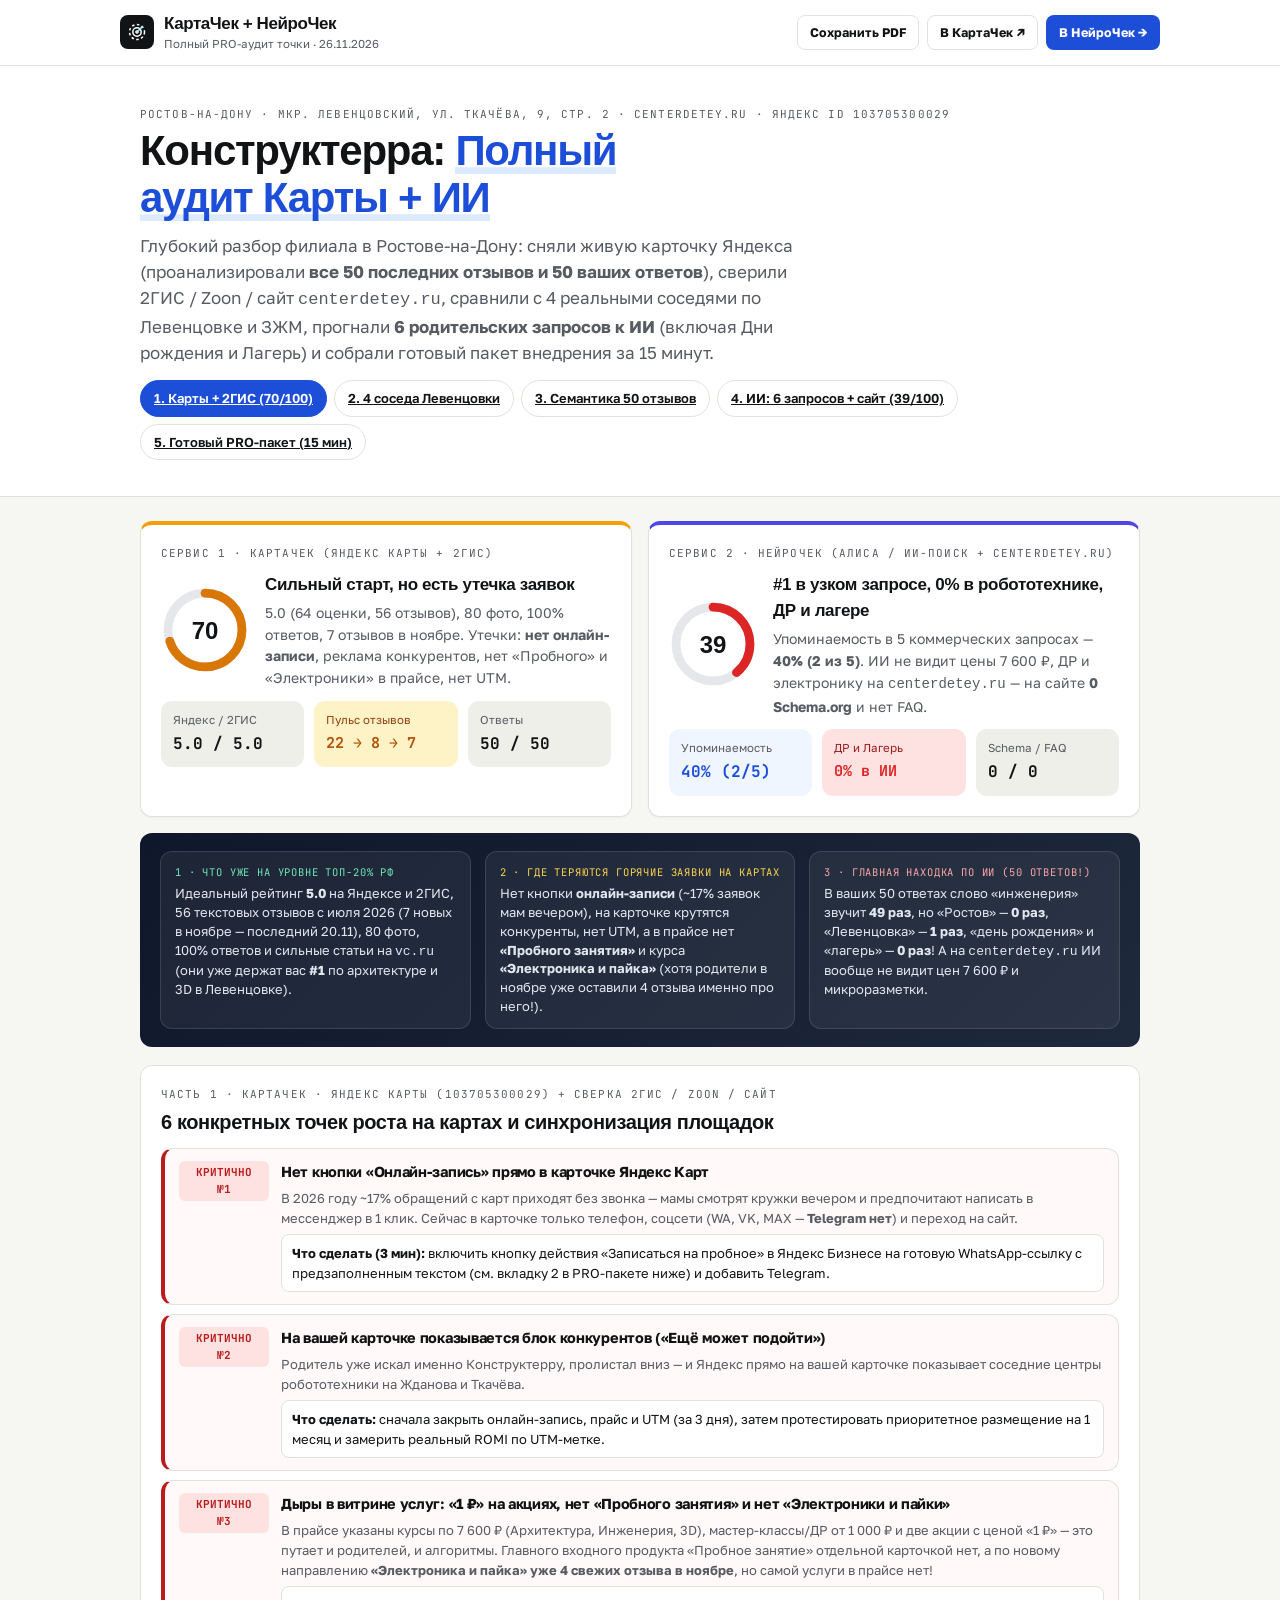
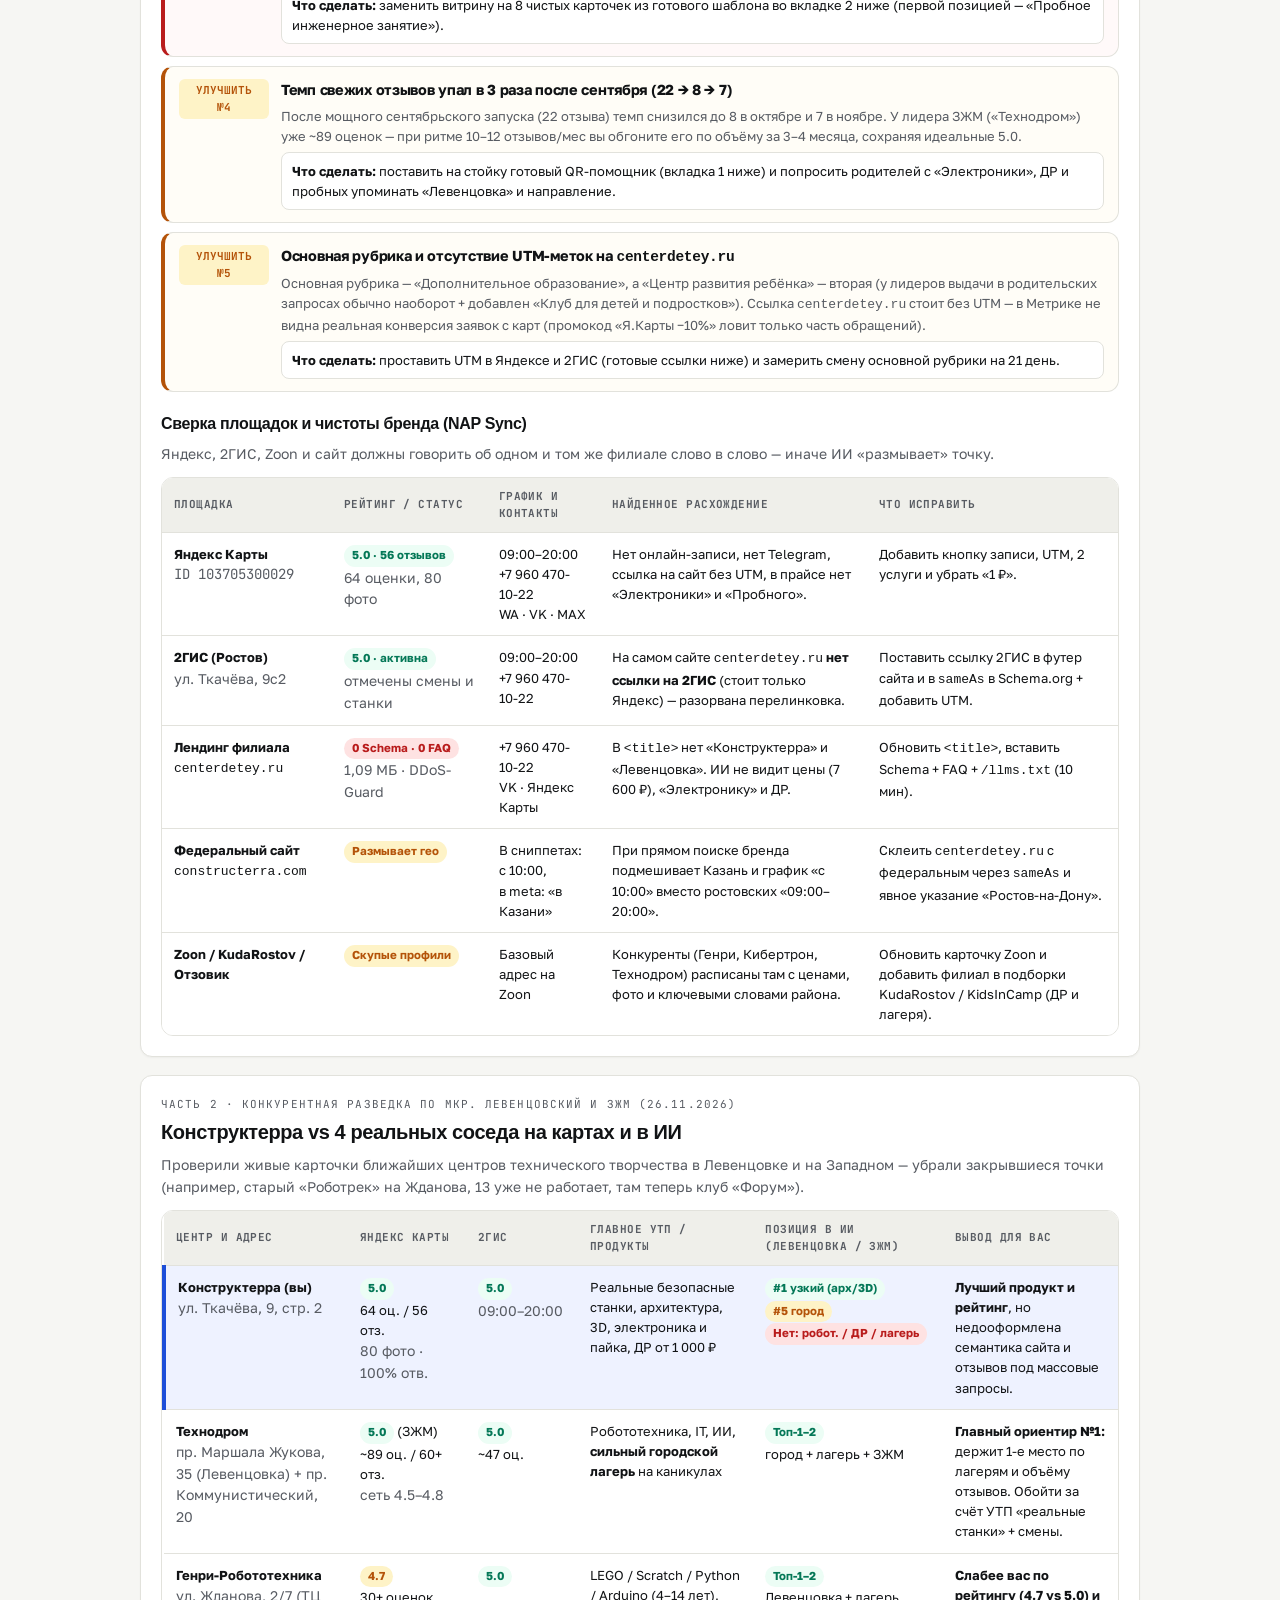
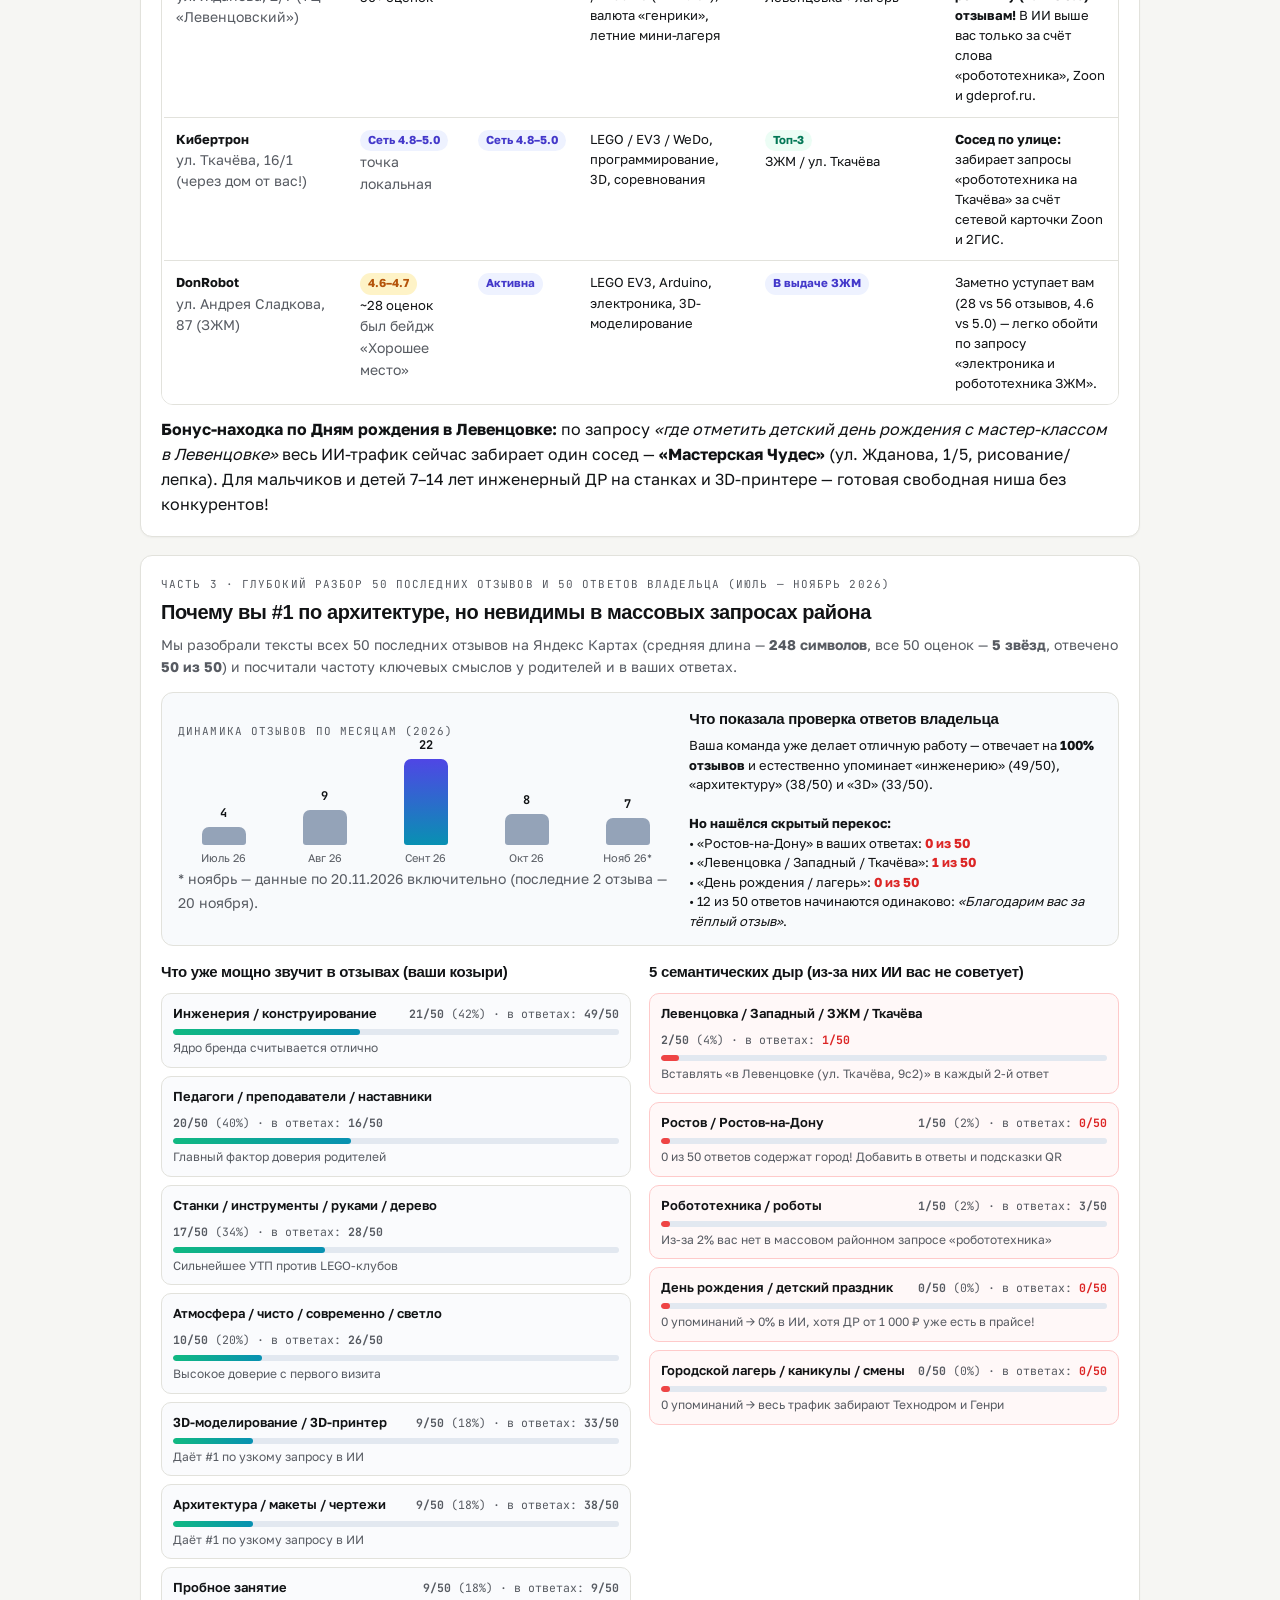
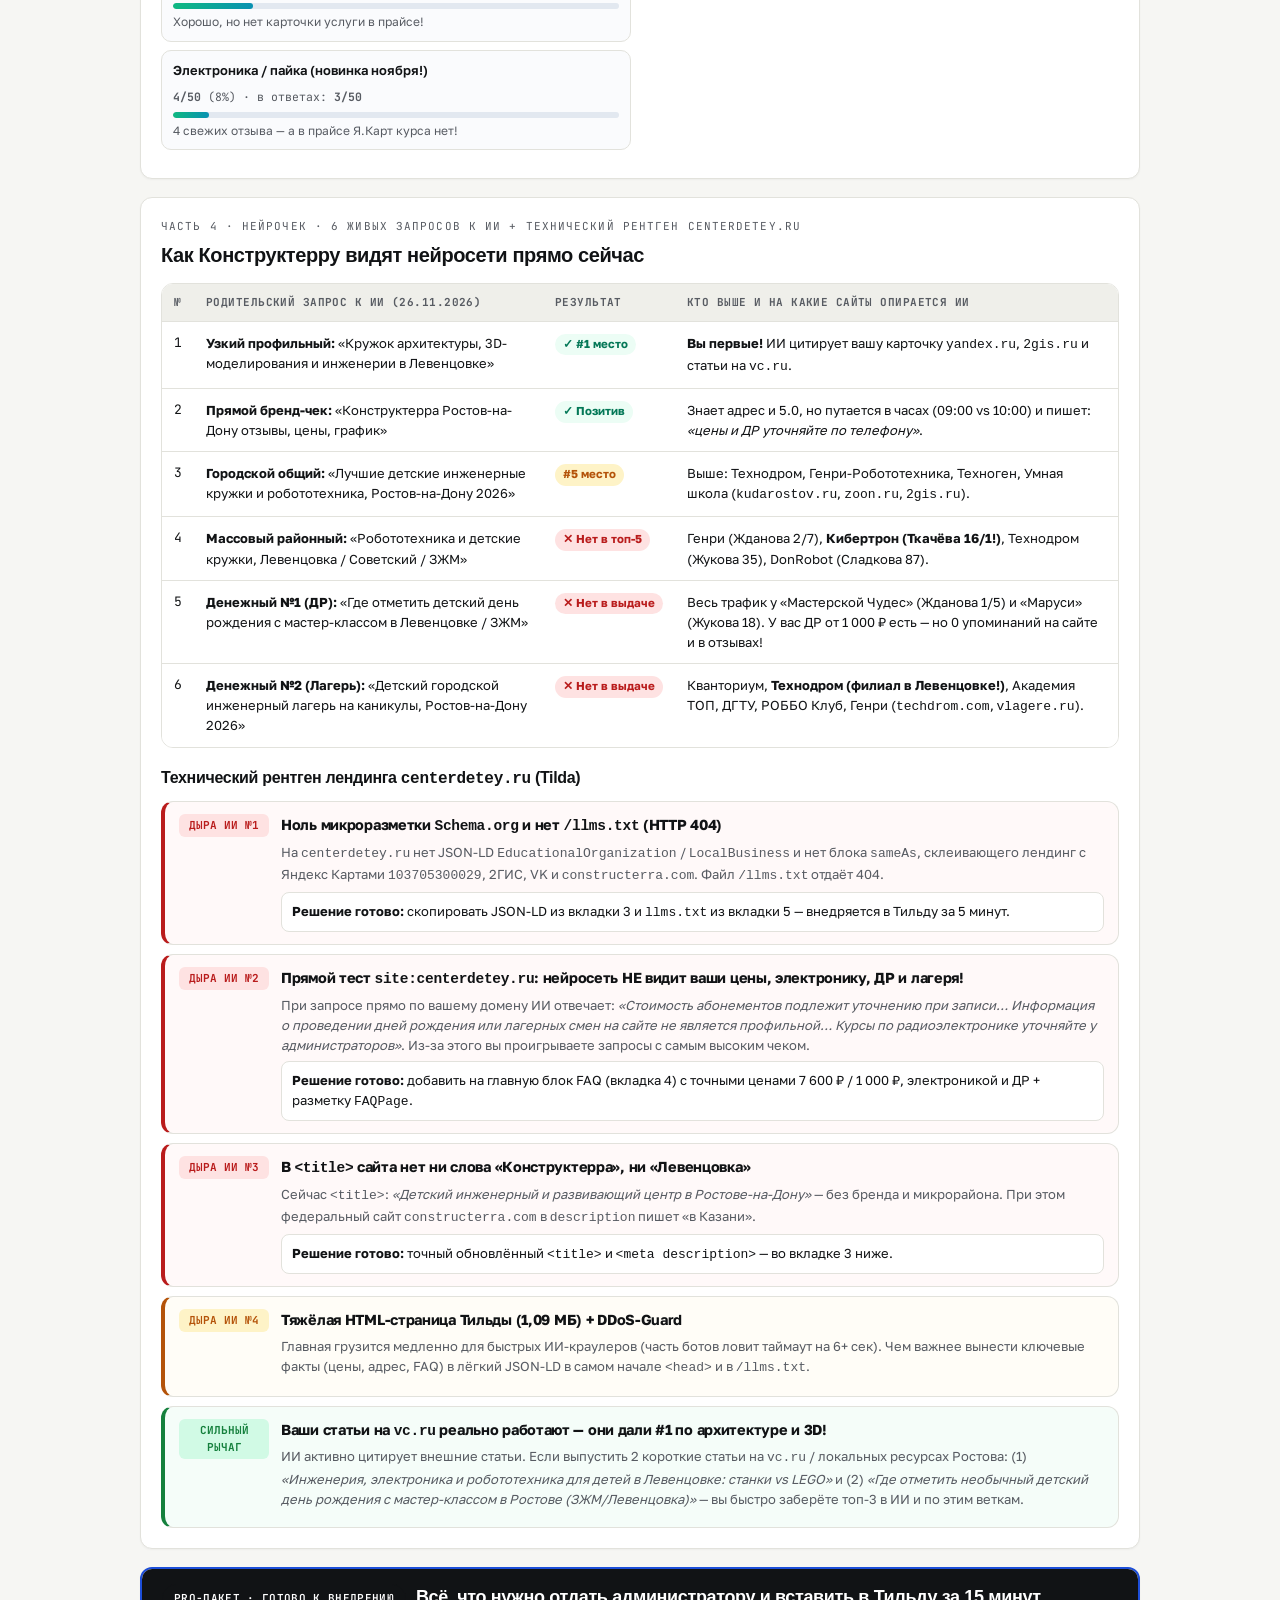
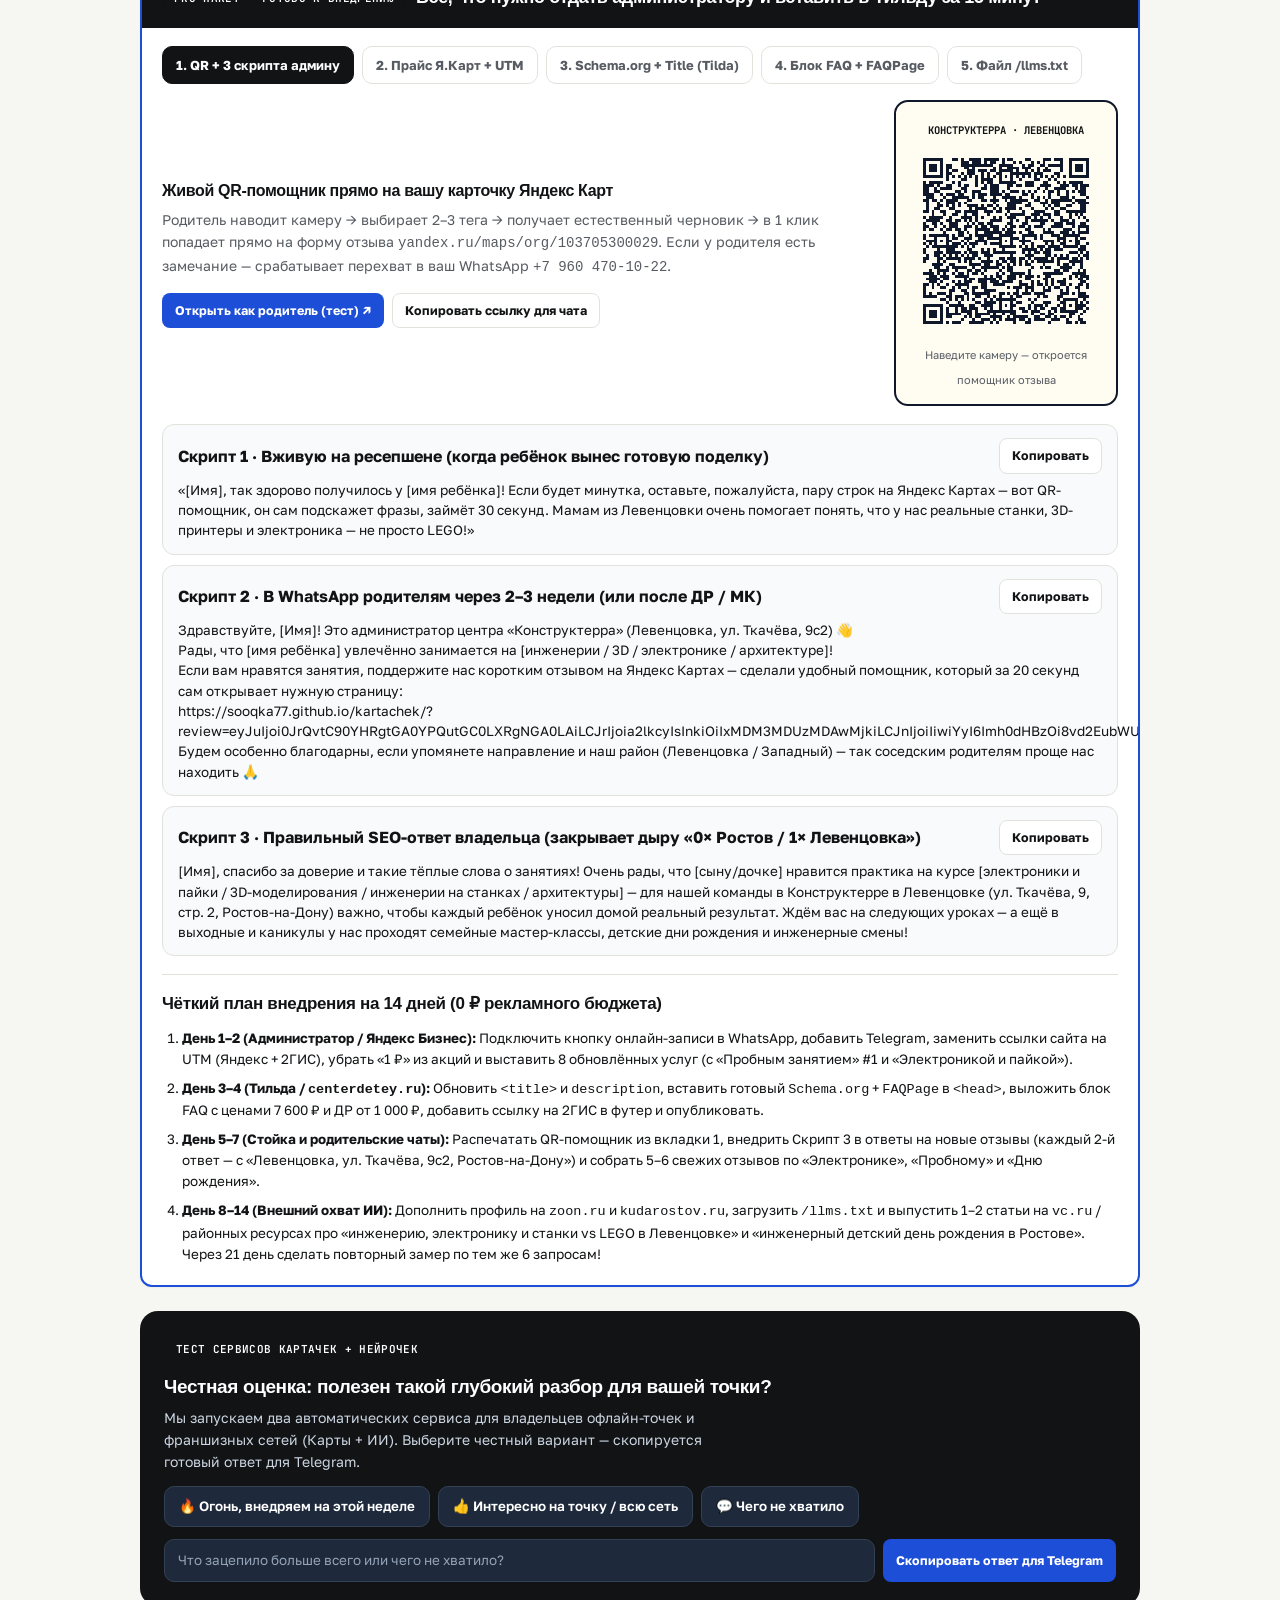
<file: konstrukterra.html>
<!doctype html>
<html lang="ru">
<head>
  <meta charset="utf-8">
  <meta name="viewport" content="width=device-width, initial-scale=1">
  <meta name="robots" content="noindex, nofollow">
  <title>Полный PRO-аудит: Карты + ИИ · Конструктерра (Ростов-на-Дону, Левенцовка)</title>
  <meta property="og:title" content="Полный аудит Карты + ИИ: Конструктерра (Ростов-на-Дону, Левенцовка)">
  <meta property="og:description" content="КартаЧек (70/100) + НейроЧек (39/100): разбор 50 отзывов и 50 ответов, 4 соседа Левенцовки, 6 запросов в ИИ (включая ДР и лагерь) и готовый пакет для Тильды и админа.">
  <meta property="og:type" content="website">
  <link rel="preconnect" href="https://fonts.googleapis.com">
  <link rel="preconnect" href="https://fonts.gstatic.com" crossorigin>
  <link rel="stylesheet" href="https://fonts.googleapis.com/css2?family=Unbounded:wght@600;700;800&family=Golos+Text:wght@400;500;600;700&family=JetBrains+Mono:wght@500;700&display=swap">
  <link rel="stylesheet" href="styles.css">
  <style>
    .dual-scores { display: grid; grid-template-columns: 1fr 1fr; gap: 16px; margin-bottom: 16px; }
    .score-card { background: var(--paper); border: 1px solid var(--line); border-radius: var(--radius); padding: 20px; box-shadow: var(--shadow); }
    .score-card.maps { border-top: 4px solid #F59E0B; }
    .score-card.ai { border-top: 4px solid #4F46E5; }
    .mini-hero { display: flex; align-items: center; gap: 16px; margin: 10px 0 12px; }
    .big-ring { width: 88px; height: 88px; position: relative; flex-shrink: 0; }
    .big-ring svg { width: 100%; height: 100%; transform: rotate(-90deg); }
    .big-ring .num { position: absolute; inset: 0; display: grid; place-items: center; font-family: var(--display); font-size: 24px; font-weight: 800; }
    .sec-nav { display: flex; gap: 7px; flex-wrap: wrap; margin-top: 14px; }
    .exec-box {
      background: linear-gradient(135deg, #0F172A, #1E293B);
      color: #F8FAFC;
      border-radius: var(--radius);
      padding: 18px 20px;
      margin-bottom: 18px;
      display: grid;
      grid-template-columns: repeat(3, 1fr);
      gap: 14px;
    }
    .exec-item { background: rgba(255,255,255,0.06); border: 1px solid rgba(255,255,255,0.12); border-radius: 12px; padding: 12px 14px; }
    .exec-item .e-k { font-family: var(--mono); font-size: 10.5px; text-transform: uppercase; letter-spacing: 0.08em; color: #94A3B8; display: block; margin-bottom: 4px; }
    .exec-item .e-k.ok { color: #6EE7B7; }
    .exec-item .e-k.warn { color: #FCD34D; }
    .exec-item .e-k.bad { color: #FCA5A5; }
    .exec-item p { font-size: 13px; line-height: 1.45; color: #E2E8F0; }

    /* Tables */
    .tbl-wrap { overflow-x: auto; border: 1px solid var(--line); border-radius: 12px; margin-top: 12px; }
    .audit-tbl { width: 100%; border-collapse: collapse; font-size: 13px; background: var(--paper); min-width: 680px; }
    .audit-tbl th {
      text-align: left;
      padding: 10px 12px;
      background: var(--soft);
      font-family: var(--mono);
      font-size: 11px;
      text-transform: uppercase;
      letter-spacing: 0.04em;
      color: var(--muted);
      border-bottom: 1px solid var(--line);
    }
    .audit-tbl td { padding: 11px 12px; border-bottom: 1px solid var(--line); vertical-align: top; }
    .audit-tbl tr:last-child td { border-bottom: 0; }
    .audit-tbl tr.row-self { background: #EEF2FF; }
    .audit-tbl tr.row-self td:first-child { border-left: 4px solid var(--accent); }
    .badge { display: inline-block; padding: 2px 8px; border-radius: 999px; font-size: 11.5px; font-weight: 700; white-space: nowrap; }
    .badge.ok { background: #ECFDF5; color: #047857; }
    .badge.warn { background: #FEF3C7; color: #B45309; }
    .badge.bad { background: #FEE2E2; color: #B91C1C; }
    .badge.info { background: #EEF2FF; color: #4338CA; }

    /* Semantics & Pulse */
    .sem-grid { display: grid; grid-template-columns: 1fr 1fr; gap: 18px; margin-top: 14px; }
    .sem-col h3 { font-size: 15px; margin-bottom: 10px; }
    .sem-row { padding: 9px 11px; border: 1px solid var(--line); border-radius: 10px; margin-bottom: 8px; background: #FAFBFD; }
    .sem-row.gap { background: #FFF8F8; border-color: #FECACA; }
    .sem-head { display: flex; justify-content: space-between; align-items: baseline; gap: 8px; flex-wrap: wrap; font-size: 13px; }
    .sem-label { font-weight: 600; color: var(--ink); }
    .sem-nums { font-size: 11.5px; color: var(--muted); }
    .txt-bad { color: #DC2626; }
    .sem-track { height: 6px; background: #E2E8F0; border-radius: 999px; margin: 6px 0 4px; overflow: hidden; }
    .sem-fill { height: 100%; border-radius: 999px; }
    .sem-fill.good { background: linear-gradient(90deg, #10B981, #0891B2); }
    .sem-fill.bad { background: #EF4444; }
    .sem-note { font-size: 12px; color: var(--muted); }

    .pulse-box {
      display: grid;
      grid-template-columns: 1.2fr 1fr;
      gap: 16px;
      align-items: center;
      background: #F8FAFC;
      border: 1px solid var(--line);
      border-radius: 12px;
      padding: 14px 16px;
      margin-bottom: 14px;
    }
    .pulse-chart { display: flex; align-items: flex-end; justify-content: space-around; gap: 10px; height: 122px; padding-top: 12px; }
    .pulse-col { display: flex; flex-direction: column; align-items: center; gap: 4px; flex: 1; }
    .pulse-val { font-size: 12px; font-weight: 700; color: var(--ink); }
    .pulse-bar { width: 100%; max-width: 44px; background: #94A3B8; border-radius: 7px 7px 3px 3px; }
    .pulse-bar.peak { background: linear-gradient(180deg, #4F46E5, #0891B2); }
    .pulse-lbl { font-size: 11px; color: var(--muted); white-space: nowrap; }

    /* Toolkit Tabs */
    .tool-tabs { display: flex; gap: 8px; flex-wrap: wrap; margin: 12px 0 16px; }
    .tool-tab {
      background: var(--paper);
      border: 1.5px solid var(--line);
      border-radius: 10px;
      padding: 8px 13px;
      font-size: 13px;
      font-weight: 700;
      color: var(--muted);
    }
    .tool-tab.active { background: var(--ink); color: #FFFFFF; border-color: var(--ink); }
    .tool-pane { display: none; }
    .tool-pane.active { display: block; }
    .qr-inline { display: grid; grid-template-columns: 1fr 224px; gap: 18px; align-items: center; }
    .qr-box { background: #FFFDF2; border: 2px solid #0F172A; border-radius: 14px; padding: 14px; text-align: center; }
    .qr-box svg { display: block; margin: 8px auto; width: 184px; height: 184px; }
    .script-card {
      background: #F8FAFC;
      border: 1px solid var(--line);
      border-radius: 12px;
      padding: 13px 15px;
      margin-bottom: 10px;
    }
    .script-head { display: flex; justify-content: space-between; align-items: center; gap: 8px; flex-wrap: wrap; margin-bottom: 6px; }
    .script-text { font-size: 13.5px; white-space: pre-wrap; color: var(--ink); line-height: 1.5; }
    .price-grid { display: grid; grid-template-columns: repeat(2, 1fr); gap: 10px; margin: 10px 0 14px; }
    .price-item { border: 1px solid var(--line); border-radius: 11px; padding: 11px 13px; background: #FAFBFD; }
    .price-item.is-new { border-color: #A5B4FC; background: #F5F7FF; }
    .price-top { display: flex; justify-content: space-between; gap: 8px; font-weight: 700; font-size: 13.5px; }
    .price-val { font-family: var(--mono); color: var(--accent); white-space: nowrap; }
    .faq-item { border: 1px solid var(--line); border-radius: 11px; padding: 11px 14px; margin-bottom: 8px; background: #FAFBFD; }
    .faq-item b { display: block; font-size: 13.5px; margin-bottom: 4px; color: var(--ink); }
    .faq-item p { font-size: 13px; color: var(--muted); }
    .code-box {
      background: #0F172A;
      color: #E2E8F0;
      border-radius: 12px;
      padding: 14px 16px;
      font-family: var(--mono);
      font-size: 12px;
      line-height: 1.5;
      overflow-x: auto;
      white-space: pre-wrap;
      word-break: break-word;
      margin: 8px 0 14px;
    }
    .utm-row { display: flex; justify-content: space-between; align-items: center; gap: 10px; flex-wrap: wrap; padding: 9px 12px; border: 1px solid var(--line); border-radius: 10px; background: #FAFBFD; margin-bottom: 8px; font-size: 12.5px; }
    .utm-row code { word-break: break-all; font-family: var(--mono); font-size: 11.5px; color: var(--accent); }
    .print-pane-title { display: none; }

    @media (max-width: 820px) {
      .dual-scores, .exec-box, .sem-grid, .pulse-box, .qr-inline, .price-grid { grid-template-columns: 1fr; }
    }
    @media print {
      .no-print, .tool-tabs { display: none !important; }
      .tool-pane { display: block !important; margin-bottom: 18px; page-break-inside: avoid; }
      .print-pane-title { display: block !important; font-size: 15px; margin: 14px 0 6px; border-bottom: 1px solid #CBD5E1; padding-bottom: 4px; }
      body { background: #FFFFFF; }
      .card, .score-card { box-shadow: none; break-inside: avoid; }
    }
  </style>
</head>
<body>
  <header class="topbar">
    <div class="wrap topbar-inner">
      <a class="brand" href="./">
        <span class="brand-mark" aria-hidden="true">
          <svg width="20" height="20" viewBox="0 0 24 24" fill="none">
            <circle cx="12" cy="12" r="9" stroke="#FFFFFF" stroke-width="1.8" stroke-dasharray="3 3"/>
            <circle cx="12" cy="12" r="5" stroke="#FFFFFF" stroke-width="1.8"/>
            <circle cx="12" cy="12" r="2.2" fill="#FFFFFF"/>
            <path d="M12 12L18.5 5.5" stroke="#A5F3FC" stroke-width="2" stroke-linecap="round"/>
          </svg>
        </span>
        <span>
          <span class="brand-name">КартаЧек + НейроЧек</span>
          <span class="brand-sub">Полный PRO-аудит точки · 26.11.2026</span>
        </span>
      </a>
      <div class="topbar-right no-print">
        <button type="button" class="btn btn-outline btn-sm" onclick="window.print()">Сохранить PDF</button>
        <a class="btn btn-outline btn-sm" href="https://sooqka77.github.io/kartachek/#share=[base64]" target="_blank" rel="noopener">В КартаЧек ↗</a>
        <button type="button" class="btn btn-primary btn-sm" id="btn-open-neiro">В НейроЧек →</button>
      </div>
    </div>
  </header>

  <section class="hero-wrap">
    <div class="wrap hero">
      <span class="eyebrow">Ростов-на-Дону · мкр. Левенцовский, ул. Ткачёва, 9, стр. 2 · centerdetey.ru · Яндекс ID 103705300029</span>
      <h1>Конструктерра: <span class="hl">Полный аудит Карты + ИИ</span></h1>
      <p class="hero-lead">Глубокий разбор филиала в Ростове-на-Дону: сняли живую карточку Яндекса (проанализировали <b>все 50 последних отзывов и 50 ваших ответов</b>), сверили 2ГИС / Zoon / сайт <code>centerdetey.ru</code>, сравнили с 4 реальными соседями по Левенцовке и ЗЖМ, прогнали <b>6 родительских запросов к ИИ</b> (включая Дни рождения и Лагерь) и собрали готовый пакет внедрения за 15 минут.</p>
      <div class="sec-nav no-print">
        <a class="demo-btn primary-start" href="#part-maps">1. Карты + 2ГИС (70/100)</a>
        <a class="demo-btn" href="#part-comp">2. 4 соседа Левенцовки</a>
        <a class="demo-btn" href="#part-semantics">3. Семантика 50 отзывов</a>
        <a class="demo-btn" href="#part-ai">4. ИИ: 6 запросов + сайт (39/100)</a>
        <a class="demo-btn" href="#part-ready">5. Готовый PRO-пакет (15 мин)</a>
      </div>
    </div>
  </section>

  <main class="wrap">
    <!-- Двойная панель скоров -->
    <section class="dual-scores">
      <div class="score-card maps">
        <span class="eyebrow">Сервис 1 · КартаЧек (Яндекс Карты + 2ГИС)</span>
        <div class="mini-hero">
          <div class="big-ring">
            <svg viewBox="0 0 100 100">
              <circle cx="50" cy="50" r="42" fill="none" stroke="#E5E7EB" stroke-width="10"/>
              <circle cx="50" cy="50" r="42" fill="none" stroke="#D97706" stroke-width="10" stroke-linecap="round" stroke-dasharray="263.9" stroke-dashoffset="79.2"/>
            </svg>
            <span class="num">70</span>
          </div>
          <div>
            <h2 style="font-size:17px;">Сильный старт, но есть утечка заявок</h2>
            <p class="hint" style="margin-top:4px;">5.0 (64 оценки, 56 отзывов), 80 фото, 100% ответов, 7 отзывов в ноябре. Утечки: <b>нет онлайн-записи</b>, реклама конкурентов, нет «Пробного» и «Электроники» в прайсе, нет UTM.</p>
          </div>
        </div>
        <div class="kpi-grid" style="grid-template-columns:repeat(3,1fr);margin-bottom:0;">
          <div class="kpi-box"><span class="k">Яндекс / 2ГИС</span><span class="v" style="font-size:16px;">5.0 / 5.0</span></div>
          <div class="kpi-box" style="background:#FEF3C7;color:#B45309;"><span class="k" style="color:#92400E;">Пульс отзывов</span><span class="v" style="font-size:15px;">22 → 8 → 7</span></div>
          <div class="kpi-box"><span class="k">Ответы</span><span class="v" style="font-size:16px;">50 / 50</span></div>
        </div>
      </div>

      <div class="score-card ai">
        <span class="eyebrow">Сервис 2 · НейроЧек (Алиса / ИИ-поиск + centerdetey.ru)</span>
        <div class="mini-hero">
          <div class="big-ring">
            <svg viewBox="0 0 100 100">
              <circle cx="50" cy="50" r="42" fill="none" stroke="#E5E7EB" stroke-width="10"/>
              <circle cx="50" cy="50" r="42" fill="none" stroke="#DC2626" stroke-width="10" stroke-linecap="round" stroke-dasharray="263.9" stroke-dashoffset="161.0"/>
            </svg>
            <span class="num">39</span>
          </div>
          <div>
            <h2 style="font-size:17px;">#1 в узком запросе, 0% в робототехнике, ДР и лагере</h2>
            <p class="hint" style="margin-top:4px;">Упоминаемость в 5 коммерческих запросах — <b>40% (2 из 5)</b>. ИИ не видит цены 7 600 ₽, ДР и электронику на <code>centerdetey.ru</code> — на сайте <b>0 Schema.org</b> и нет FAQ.</p>
          </div>
        </div>
        <div class="kpi-grid" style="grid-template-columns:repeat(3,1fr);margin-bottom:0;">
          <div class="kpi-box accent"><span class="k">Упоминаемость</span><span class="v" style="font-size:16px;">40% (2/5)</span></div>
          <div class="kpi-box" style="background:#FEE2E2;color:#DC2626;"><span class="k" style="color:#991B1B;">ДР и Лагерь</span><span class="v" style="font-size:15px;">0% в ИИ</span></div>
          <div class="kpi-box"><span class="k">Schema / FAQ</span><span class="v" style="font-size:16px;">0 / 0</span></div>
        </div>
      </div>
    </section>

    <!-- Выжимка для владельца за 20 секунд -->
    <section class="exec-box">
      <div class="exec-item">
        <span class="e-k ok">1 · Что уже на уровне топ-20% РФ</span>
        <p>Идеальный рейтинг <b>5.0</b> на Яндексе и 2ГИС, 56 текстовых отзывов с июля 2026 (7 новых в ноябре — последний 20.11), 80 фото, 100% ответов и сильные статьи на <code>vc.ru</code> (они уже держат вас <b>#1</b> по архитектуре и 3D в Левенцовке).</p>
      </div>
      <div class="exec-item">
        <span class="e-k warn">2 · Где теряются горячие заявки на картах</span>
        <p>Нет кнопки <b>онлайн-записи</b> (~17% заявок мам вечером), на карточке крутятся конкуренты, нет UTM, а в прайсе нет <b>«Пробного занятия»</b> и курса <b>«Электроника и пайка»</b> (хотя родители в ноябре уже оставили 4 отзыва именно про него!).</p>
      </div>
      <div class="exec-item">
        <span class="e-k bad">3 · Главная находка по ИИ (50 ответов!)</span>
        <p>В ваших 50 ответах слово «инженерия» звучит <b>49 раз</b>, но «Ростов» — <b>0 раз</b>, «Левенцовка» — <b>1 раз</b>, «день рождения» и «лагерь» — <b>0 раз</b>! А на <code>centerdetey.ru</code> ИИ вообще не видит цен 7 600 ₽ и микроразметки.</p>
      </div>
    </section>

    <!-- ЧАСТЬ 1: КАРТАЧЕК + СВЕРКА ПЛОЩАДОК -->
    <section class="card" id="part-maps">
      <span class="eyebrow">Часть 1 · КартаЧек · Яндекс Карты (103705300029) + Сверка 2ГИС / Zoon / Сайт</span>
      <h2 style="font-size:20px;margin-bottom:10px;">6 конкретных точек роста на картах и синхронизация площадок</h2>

      <div class="findings-list">
        <div class="finding red">
          <span class="f-tag red">Критично №1</span>
          <div>
            <h4>Нет кнопки «Онлайн-запись» прямо в карточке Яндекс Карт</h4>
            <p class="f-why">В 2026 году ~17% обращений с карт приходят без звонка — мамы смотрят кружки вечером и предпочитают написать в мессенджер в 1 клик. Сейчас в карточке только телефон, соцсети (WA, VK, MAX — <b>Telegram нет</b>) и переход на сайт.</p>
            <div class="f-fix"><b>Что сделать (3 мин):</b> включить кнопку действия «Записаться на пробное» в Яндекс Бизнесе на готовую WhatsApp-ссылку с предзаполненным текстом (см. вкладку 2 в PRO-пакете ниже) и добавить Telegram.</div>
          </div>
        </div>

        <div class="finding red">
          <span class="f-tag red">Критично №2</span>
          <div>
            <h4>На вашей карточке показывается блок конкурентов («Ещё может подойти»)</h4>
            <p class="f-why">Родитель уже искал именно Конструктерру, пролистал вниз — и Яндекс прямо на вашей карточке показывает соседние центры робототехники на Жданова и Ткачёва.</p>
            <div class="f-fix"><b>Что сделать:</b> сначала закрыть онлайн-запись, прайс и UTM (за 3 дня), затем протестировать приоритетное размещение на 1 месяц и замерить реальный ROMI по UTM-метке.</div>
          </div>
        </div>

        <div class="finding red">
          <span class="f-tag red">Критично №3</span>
          <div>
            <h4>Дыры в витрине услуг: «1 ₽» на акциях, нет «Пробного занятия» и нет «Электроники и пайки»</h4>
            <p class="f-why">В прайсе указаны курсы по 7 600 ₽ (Архитектура, Инженерия, 3D), мастер-классы/ДР от 1 000 ₽ и две акции с ценой «1 ₽» — это путает и родителей, и алгоритмы. Главного входного продукта «Пробное занятие» отдельной карточкой нет, а по новому направлению <b>«Электроника и пайка» уже 4 свежих отзыва в ноябре</b>, но самой услуги в прайсе нет!</p>
            <div class="f-fix"><b>Что сделать:</b> заменить витрину на 8 чистых карточек из готового шаблона во вкладке 2 ниже (первой позицией — «Пробное инженерное занятие»).</div>
          </div>
        </div>

        <div class="finding yellow">
          <span class="f-tag yellow">Улучшить №4</span>
          <div>
            <h4>Темп свежих отзывов упал в 3 раза после сентября (22 → 8 → 7)</h4>
            <p class="f-why">После мощного сентябрьского запуска (22 отзыва) темп снизился до 8 в октябре и 7 в ноябре. У лидера ЗЖМ («Технодром») уже ~89 оценок — при ритме 10–12 отзывов/мес вы обгоните его по объёму за 3–4 месяца, сохраняя идеальные 5.0.</p>
            <div class="f-fix"><b>Что сделать:</b> поставить на стойку готовый QR-помощник (вкладка 1 ниже) и попросить родителей с «Электроники», ДР и пробных упоминать «Левенцовка» и направление.</div>
          </div>
        </div>

        <div class="finding yellow">
          <span class="f-tag yellow">Улучшить №5</span>
          <div>
            <h4>Основная рубрика и отсутствие UTM-меток на <code>centerdetey.ru</code></h4>
            <p class="f-why">Основная рубрика — «Дополнительное образование», а «Центр развития ребёнка» — вторая (у лидеров выдачи в родительских запросах обычно наоборот + добавлен «Клуб для детей и подростков»). Ссылка <code>centerdetey.ru</code> стоит без UTM — в Метрике не видна реальная конверсия заявок с карт (промокод «Я.Карты −10%» ловит только часть обращений).</p>
            <div class="f-fix"><b>Что сделать:</b> проставить UTM в Яндексе и 2ГИС (готовые ссылки ниже) и замерить смену основной рубрики на 21 день.</div>
          </div>
        </div>
      </div>

      <h3 style="font-size:16px;margin:20px 0 6px;">Сверка площадок и чистоты бренда (NAP Sync)</h3>
      <p class="hint">Яндекс, 2ГИС, Zoon и сайт должны говорить об одном и том же филиале слово в слово — иначе ИИ «размывает» точку.</p>
      <div class="tbl-wrap">
        <table class="audit-tbl">
          <thead>
            <tr>
              <th>Площадка</th>
              <th>Рейтинг / статус</th>
              <th>График и контакты</th>
              <th>Найденное расхождение</th>
              <th>Что исправить</th>
            </tr>
          </thead>
          <tbody>
            <tr>
              <td><b>Яндекс Карты</b><br><span class="mono hint">ID 103705300029</span></td>
              <td><span class="badge ok">5.0 · 56 отзывов</span><br><span class="hint">64 оценки, 80 фото</span></td>
              <td>09:00–20:00<br>+7 960 470-10-22<br>WA · VK · MAX</td>
              <td>Нет онлайн-записи, нет Telegram, ссылка на сайт без UTM, в прайсе нет «Электроники» и «Пробного».</td>
              <td>Добавить кнопку записи, UTM, 2 услуги и убрать «1 ₽».</td>
            </tr>
            <tr>
              <td><b>2ГИС (Ростов)</b><br><span class="hint">ул. Ткачёва, 9с2</span></td>
              <td><span class="badge ok">5.0 · активна</span><br><span class="hint">отмечены смены и станки</span></td>
              <td>09:00–20:00<br>+7 960 470-10-22</td>
              <td>На самом сайте <code>centerdetey.ru</code> <b>нет ссылки на 2ГИС</b> (стоит только Яндекс) — разорвана перелинковка.</td>
              <td>Поставить ссылку 2ГИС в футер сайта и в <code>sameAs</code> в Schema.org + добавить UTM.</td>
            </tr>
            <tr>
              <td><b>Лендинг филиала</b><br><code>centerdetey.ru</code></td>
              <td><span class="badge bad">0 Schema · 0 FAQ</span><br><span class="hint">1,09 МБ · DDoS-Guard</span></td>
              <td>+7 960 470-10-22<br>VK · Яндекс Карты</td>
              <td>В <code>&lt;title&gt;</code> нет «Конструктерра» и «Левенцовка». ИИ не видит цены (7 600 ₽), «Электронику» и ДР.</td>
              <td>Обновить <code>&lt;title&gt;</code>, вставить Schema + FAQ + <code>/llms.txt</code> (10 мин).</td>
            </tr>
            <tr>
              <td><b>Федеральный сайт</b><br><code>constructerra.com</code></td>
              <td><span class="badge warn">Размывает гео</span></td>
              <td>В сниппетах: с 10:00,<br>в meta: «в Казани»</td>
              <td>При прямом поиске бренда подмешивает Казань и график «с 10:00» вместо ростовских «09:00–20:00».</td>
              <td>Склеить <code>centerdetey.ru</code> с федеральным через <code>sameAs</code> и явное указание «Ростов-на-Дону».</td>
            </tr>
            <tr>
              <td><b>Zoon / KudaRostov / Отзовик</b></td>
              <td><span class="badge warn">Скупые профили</span></td>
              <td>Базовый адрес на Zoon</td>
              <td>Конкуренты (Генри, Кибертрон, Технодром) расписаны там с ценами, фото и ключевыми словами района.</td>
              <td>Обновить карточку Zoon и добавить филиал в подборки KudaRostov / KidsInCamp (ДР и лагеря).</td>
            </tr>
          </tbody>
        </table>
      </div>
    </section>

    <!-- ЧАСТЬ 2: МАТРИЦА КОНКУРЕНТОВ -->
    <section class="card" id="part-comp">
      <span class="eyebrow">Часть 2 · Конкурентная разведка по мкр. Левенцовский и ЗЖМ (26.11.2026)</span>
      <h2 style="font-size:20px;margin-bottom:6px;">Конструктерра vs 4 реальных соседа на картах и в ИИ</h2>
      <p class="hint">Проверили живые карточки ближайших центров технического творчества в Левенцовке и на Западном — убрали закрывшиеся точки (например, старый «Роботрек» на Жданова, 13 уже не работает, там теперь клуб «Форум»).</p>

      <div class="tbl-wrap">
        <table class="audit-tbl">
          <thead>
            <tr>
              <th>Центр и адрес</th>
              <th>Яндекс Карты</th>
              <th>2ГИС</th>
              <th>Главное УТП / продукты</th>
              <th>Позиция в ИИ (Левенцовка / ЗЖМ)</th>
              <th>Вывод для вас</th>
            </tr>
          </thead>
          <tbody>
            <tr class="row-self">
              <td><b>Конструктерра (вы)</b><br><span class="hint">ул. Ткачёва, 9, стр. 2</span></td>
              <td><span class="badge ok">5.0</span><br>64 оц. / 56 отз.<br><span class="hint">80 фото · 100% отв.</span></td>
              <td><span class="badge ok">5.0</span><br><span class="hint">09:00–20:00</span></td>
              <td>Реальные безопасные станки, архитектура, 3D, электроника и пайка, ДР от 1 000 ₽</td>
              <td><span class="badge ok">#1 узкий (арх/3D)</span><br><span class="badge warn">#5 город</span><br><span class="badge bad">Нет: робот. / ДР / лагерь</span></td>
              <td><b>Лучший продукт и рейтинг</b>, но недооформлена семантика сайта и отзывов под массовые запросы.</td>
            </tr>
            <tr>
              <td><b>Технодром</b><br><span class="hint">пр. Маршала Жукова, 35 (Левенцовка) + пр. Коммунистический, 20</span></td>
              <td><span class="badge ok">5.0</span> (ЗЖМ)<br>~89 оц. / 60+ отз.<br><span class="hint">сеть 4.5–4.8</span></td>
              <td><span class="badge ok">5.0</span><br>~47 оц.</td>
              <td>Робототехника, IT, ИИ, <b>сильный городской лагерь</b> на каникулах</td>
              <td><span class="badge ok">Топ-1–2</span><br>город + лагерь + ЗЖМ</td>
              <td><b>Главный ориентир №1:</b> держит 1-е место по лагерям и объёму отзывов. Обойти за счёт УТП «реальные станки» + смены.</td>
            </tr>
            <tr>
              <td><b>Генри-Робототехника</b><br><span class="hint">ул. Жданова, 2/7 (ТЦ «Левенцовский»)</span></td>
              <td><span class="badge warn">4.7</span><br>30+ оценок</td>
              <td><span class="badge ok">5.0</span></td>
              <td>LEGO / Scratch / Python / Arduino (4–14 лет), валюта «генрики», летние мини-лагеря</td>
              <td><span class="badge ok">Топ-1–2</span><br>Левенцовка + лагерь</td>
              <td><b>Слабее вас по рейтингу (4.7 vs 5.0) и отзывам!</b> В ИИ выше вас только за счёт слова «робототехника», Zoon и gdeprof.ru.</td>
            </tr>
            <tr>
              <td><b>Кибертрон</b><br><span class="hint">ул. Ткачёва, 16/1 (через дом от вас!)</span></td>
              <td><span class="badge info">Сеть 4.8–5.0</span><br><span class="hint">точка локальная</span></td>
              <td><span class="badge info">Сеть 4.8–5.0</span></td>
              <td>LEGO / EV3 / WeDo, программирование, 3D, соревнования</td>
              <td><span class="badge ok">Топ-3</span><br>ЗЖМ / ул. Ткачёва</td>
              <td><b>Сосед по улице:</b> забирает запросы «робототехника на Ткачёва» за счёт сетевой карточки Zoon и 2ГИС.</td>
            </tr>
            <tr>
              <td><b>DonRobot</b><br><span class="hint">ул. Андрея Сладкова, 87 (ЗЖМ)</span></td>
              <td><span class="badge warn">4.6–4.7</span><br>~28 оценок<br><span class="hint">был бейдж «Хорошее место»</span></td>
              <td><span class="badge info">Активна</span></td>
              <td>LEGO EV3, Arduino, электроника, 3D-моделирование</td>
              <td><span class="badge info">В выдаче ЗЖМ</span></td>
              <td>Заметно уступает вам (28 vs 56 отзывов, 4.6 vs 5.0) — легко обойти по запросу «электроника и робототехника ЗЖМ».</td>
            </tr>
          </tbody>
        </table>
      </div>
      <div class="f-fix" style="margin-top:12px;">
        <b>Бонус-находка по Дням рождения в Левенцовке:</b> по запросу <i>«где отметить детский день рождения с мастер-классом в Левенцовке»</i> весь ИИ-трафик сейчас забирает один сосед — <b>«Мастерская Чудес»</b> (ул. Жданова, 1/5, рисование/лепка). Для мальчиков и детей 7–14 лет инженерный ДР на станках и 3D-принтере — готовая свободная ниша без конкурентов!
      </div>
    </section>

    <!-- ЧАСТЬ 3: СЕМАНТИКА 50 ОТЗЫВОВ И 50 ОТВЕТОВ -->
    <section class="card" id="part-semantics">
      <span class="eyebrow">Часть 3 · Глубокий разбор 50 последних отзывов и 50 ответов владельца (июль — ноябрь 2026)</span>
      <h2 style="font-size:20px;margin-bottom:6px;">Почему вы #1 по архитектуре, но невидимы в массовых запросах района</h2>
      <p class="hint">Мы разобрали тексты всех 50 последних отзывов на Яндекс Картах (средняя длина — <b>248 символов</b>, все 50 оценок — <b>5 звёзд</b>, отвечено <b>50 из 50</b>) и посчитали частоту ключевых смыслов у родителей и в ваших ответах.</p>

      <div class="pulse-box" style="margin-top:14px;">
        <div>
          <span class="eyebrow">Динамика отзывов по месяцам (2026)</span>
          <div class="pulse-chart"><div class="pulse-col">
    <span class="pulse-val mono">4</span>
    <div class="pulse-bar " style="height:18px"></div>
    <span class="pulse-lbl">Июль 26</span>
  </div><div class="pulse-col">
    <span class="pulse-val mono">9</span>
    <div class="pulse-bar " style="height:35px"></div>
    <span class="pulse-lbl">Авг 26</span>
  </div><div class="pulse-col">
    <span class="pulse-val mono">22</span>
    <div class="pulse-bar peak" style="height:86px"></div>
    <span class="pulse-lbl">Сент 26</span>
  </div><div class="pulse-col">
    <span class="pulse-val mono">8</span>
    <div class="pulse-bar " style="height:31px"></div>
    <span class="pulse-lbl">Окт 26</span>
  </div><div class="pulse-col">
    <span class="pulse-val mono">7</span>
    <div class="pulse-bar " style="height:27px"></div>
    <span class="pulse-lbl">Нояб 26*</span>
  </div></div>
          <span class="hint">* ноябрь — данные по 20.11.2026 включительно (последние 2 отзыва — 20 ноября).</span>
        </div>
        <div>
          <h3 style="font-size:15px;margin-bottom:6px;">Что показала проверка ответов владельца</h3>
          <p class="hint" style="font-size:13px;line-height:1.5;color:var(--ink);">
            Ваша команда уже делает отличную работу — отвечает на <b>100% отзывов</b> и естественно упоминает «инженерию» (49/50), «архитектуру» (38/50) и «3D» (33/50).<br><br>
            <b>Но нашёлся скрытый перекос:</b><br>
            • «Ростов-на-Дону» в ваших ответах: <b class="txt-bad">0 из 50</b><br>
            • «Левенцовка / Западный / Ткачёва»: <b class="txt-bad">1 из 50</b><br>
            • «День рождения / лагерь»: <b class="txt-bad">0 из 50</b><br>
            • 12 из 50 ответов начинаются одинаково: <i>«Благодарим вас за тёплый отзыв»</i>.
          </p>
        </div>
      </div>

      <div class="sem-grid">
        <div class="sem-col">
          <h3>Что уже мощно звучит в отзывах (ваши козыри)</h3>
          
  <div class="sem-row ok">
    <div class="sem-head">
      <span class="sem-label">Инженерия / конструирование</span>
      <span class="sem-nums mono">
        <b>21/50</b> (42%) · в ответах: <b class="">49/50</b>
      </span>
    </div>
    <div class="sem-track"><div class="sem-fill good" style="width:42%"></div></div>
    <div class="sem-note">Ядро бренда считывается отлично</div>
  </div>

  <div class="sem-row ok">
    <div class="sem-head">
      <span class="sem-label">Педагоги / преподаватели / наставники</span>
      <span class="sem-nums mono">
        <b>20/50</b> (40%) · в ответах: <b class="">16/50</b>
      </span>
    </div>
    <div class="sem-track"><div class="sem-fill good" style="width:40%"></div></div>
    <div class="sem-note">Главный фактор доверия родителей</div>
  </div>

  <div class="sem-row ok">
    <div class="sem-head">
      <span class="sem-label">Станки / инструменты / руками / дерево</span>
      <span class="sem-nums mono">
        <b>17/50</b> (34%) · в ответах: <b class="">28/50</b>
      </span>
    </div>
    <div class="sem-track"><div class="sem-fill good" style="width:34%"></div></div>
    <div class="sem-note">Сильнейшее УТП против LEGO-клубов</div>
  </div>

  <div class="sem-row ok">
    <div class="sem-head">
      <span class="sem-label">Атмосфера / чисто / современно / светло</span>
      <span class="sem-nums mono">
        <b>10/50</b> (20%) · в ответах: <b class="">26/50</b>
      </span>
    </div>
    <div class="sem-track"><div class="sem-fill good" style="width:20%"></div></div>
    <div class="sem-note">Высокое доверие с первого визита</div>
  </div>

  <div class="sem-row ok">
    <div class="sem-head">
      <span class="sem-label">3D-моделирование / 3D-принтер</span>
      <span class="sem-nums mono">
        <b>9/50</b> (18%) · в ответах: <b class="">33/50</b>
      </span>
    </div>
    <div class="sem-track"><div class="sem-fill good" style="width:18%"></div></div>
    <div class="sem-note">Даёт #1 по узкому запросу в ИИ</div>
  </div>

  <div class="sem-row ok">
    <div class="sem-head">
      <span class="sem-label">Архитектура / макеты / чертежи</span>
      <span class="sem-nums mono">
        <b>9/50</b> (18%) · в ответах: <b class="">38/50</b>
      </span>
    </div>
    <div class="sem-track"><div class="sem-fill good" style="width:18%"></div></div>
    <div class="sem-note">Даёт #1 по узкому запросу в ИИ</div>
  </div>

  <div class="sem-row ok">
    <div class="sem-head">
      <span class="sem-label">Пробное занятие</span>
      <span class="sem-nums mono">
        <b>9/50</b> (18%) · в ответах: <b class="">9/50</b>
      </span>
    </div>
    <div class="sem-track"><div class="sem-fill good" style="width:18%"></div></div>
    <div class="sem-note">Хорошо, но нет карточки услуги в прайсе!</div>
  </div>

  <div class="sem-row ok">
    <div class="sem-head">
      <span class="sem-label">Электроника / пайка (новинка ноября!)</span>
      <span class="sem-nums mono">
        <b>4/50</b> (8%) · в ответах: <b class="">3/50</b>
      </span>
    </div>
    <div class="sem-track"><div class="sem-fill good" style="width:8%"></div></div>
    <div class="sem-note">4 свежих отзыва — а в прайсе Я.Карт курса нет!</div>
  </div>

        </div>
        <div class="sem-col">
          <h3>5 семантических дыр (из-за них ИИ вас не советует)</h3>
          
  <div class="sem-row gap">
    <div class="sem-head">
      <span class="sem-label">Левенцовка / Западный / ЗЖМ / Ткачёва</span>
      <span class="sem-nums mono">
        <b>2/50</b> (4%) · в ответах: <b class="txt-bad">1/50</b>
      </span>
    </div>
    <div class="sem-track"><div class="sem-fill bad" style="width:4%"></div></div>
    <div class="sem-note">Вставлять «в Левенцовке (ул. Ткачёва, 9с2)» в каждый 2-й ответ</div>
  </div>

  <div class="sem-row gap">
    <div class="sem-head">
      <span class="sem-label">Ростов / Ростов-на-Дону</span>
      <span class="sem-nums mono">
        <b>1/50</b> (2%) · в ответах: <b class="txt-bad">0/50</b>
      </span>
    </div>
    <div class="sem-track"><div class="sem-fill bad" style="width:2%"></div></div>
    <div class="sem-note">0 из 50 ответов содержат город! Добавить в ответы и подсказки QR</div>
  </div>

  <div class="sem-row gap">
    <div class="sem-head">
      <span class="sem-label">Робототехника / роботы</span>
      <span class="sem-nums mono">
        <b>1/50</b> (2%) · в ответах: <b class="">3/50</b>
      </span>
    </div>
    <div class="sem-track"><div class="sem-fill bad" style="width:2%"></div></div>
    <div class="sem-note">Из-за 2% вас нет в массовом районном запросе «робототехника»</div>
  </div>

  <div class="sem-row gap">
    <div class="sem-head">
      <span class="sem-label">День рождения / детский праздник</span>
      <span class="sem-nums mono">
        <b>0/50</b> (0%) · в ответах: <b class="txt-bad">0/50</b>
      </span>
    </div>
    <div class="sem-track"><div class="sem-fill bad" style="width:2%"></div></div>
    <div class="sem-note">0 упоминаний → 0% в ИИ, хотя ДР от 1 000 ₽ уже есть в прайсе!</div>
  </div>

  <div class="sem-row gap">
    <div class="sem-head">
      <span class="sem-label">Городской лагерь / каникулы / смены</span>
      <span class="sem-nums mono">
        <b>0/50</b> (0%) · в ответах: <b class="txt-bad">0/50</b>
      </span>
    </div>
    <div class="sem-track"><div class="sem-fill bad" style="width:2%"></div></div>
    <div class="sem-note">0 упоминаний → весь трафик забирают Технодром и Генри</div>
  </div>

        </div>
      </div>
    </section>

    <!-- ЧАСТЬ 4: НЕЙРОЧЕК (6 ЗАПРОСОВ + РЕНТГЕН CENTERDETEY.RU) -->
    <section class="card" id="part-ai">
      <span class="eyebrow">Часть 4 · НейроЧек · 6 живых запросов к ИИ + Технический рентген centerdetey.ru</span>
      <h2 style="font-size:20px;margin-bottom:10px;">Как Конструктерру видят нейросети прямо сейчас</h2>

      <div class="tbl-wrap" style="margin-bottom:18px;">
        <table class="audit-tbl">
          <thead>
            <tr>
              <th>№</th>
              <th>Родительский запрос к ИИ (26.11.2026)</th>
              <th>Результат</th>
              <th>Кто выше и на какие сайты опирается ИИ</th>
            </tr>
          </thead>
          <tbody>
            <tr>
              <td class="mono">1</td>
              <td><b>Узкий профильный:</b> «Кружок архитектуры, 3D-моделирования и инженерии в Левенцовке»</td>
              <td><span class="badge ok">✓ #1 место</span></td>
              <td><b>Вы первые!</b> ИИ цитирует вашу карточку <code>yandex.ru</code>, <code>2gis.ru</code> и статьи на <code>vc.ru</code>.</td>
            </tr>
            <tr>
              <td class="mono">2</td>
              <td><b>Прямой бренд-чек:</b> «Конструктерра Ростов-на-Дону отзывы, цены, график»</td>
              <td><span class="badge ok">✓ Позитив</span></td>
              <td>Знает адрес и 5.0, но путается в часах (09:00 vs 10:00) и пишет: <i>«цены и ДР уточняйте по телефону»</i>.</td>
            </tr>
            <tr>
              <td class="mono">3</td>
              <td><b>Городской общий:</b> «Лучшие детские инженерные кружки и робототехника, Ростов-на-Дону 2026»</td>
              <td><span class="badge warn">#5 место</span></td>
              <td>Выше: Технодром, Генри-Робототехника, Техноген, Умная школа (<code>kudarostov.ru</code>, <code>zoon.ru</code>, <code>2gis.ru</code>).</td>
            </tr>
            <tr>
              <td class="mono">4</td>
              <td><b>Массовый районный:</b> «Робототехника и детские кружки, Левенцовка / Советский / ЗЖМ»</td>
              <td><span class="badge bad">✕ Нет в топ-5</span></td>
              <td>Генри (Жданова 2/7), <b>Кибертрон (Ткачёва 16/1!)</b>, Технодром (Жукова 35), DonRobot (Сладкова 87).</td>
            </tr>
            <tr>
              <td class="mono">5</td>
              <td><b>Денежный №1 (ДР):</b> «Где отметить детский день рождения с мастер-классом в Левенцовке / ЗЖМ»</td>
              <td><span class="badge bad">✕ Нет в выдаче</span></td>
              <td>Весь трафик у «Мастерской Чудес» (Жданова 1/5) и «Маруси» (Жукова 18). У вас ДР от 1 000 ₽ есть — но 0 упоминаний на сайте и в отзывах!</td>
            </tr>
            <tr>
              <td class="mono">6</td>
              <td><b>Денежный №2 (Лагерь):</b> «Детский городской инженерный лагерь на каникулы, Ростов-на-Дону 2026»</td>
              <td><span class="badge bad">✕ Нет в выдаче</span></td>
              <td>Кванториум, <b>Технодром (филиал в Левенцовке!)</b>, Академия ТОП, ДГТУ, РОББО Клуб, Генри (<code>techdrom.com</code>, <code>vlagere.ru</code>).</td>
            </tr>
          </tbody>
        </table>
      </div>

      <h3 style="font-size:16px;margin-bottom:10px;">Технический рентген лендинга <code>centerdetey.ru</code> (Tilda)</h3>
      <div class="findings-list">
        <div class="finding red">
          <span class="f-tag red">Дыра ИИ №1</span>
          <div>
            <h4>Ноль микроразметки <code>Schema.org</code> и нет <code>/llms.txt</code> (HTTP 404)</h4>
            <p class="f-why">На <code>centerdetey.ru</code> нет JSON-LD <code>EducationalOrganization</code> / <code>LocalBusiness</code> и нет блока <code>sameAs</code>, склеивающего лендинг с Яндекс Картами <code>103705300029</code>, 2ГИС, VK и <code>constructerra.com</code>. Файл <code>/llms.txt</code> отдаёт 404.</p>
            <div class="f-fix"><b>Решение готово:</b> скопировать JSON-LD из вкладки 3 и <code>llms.txt</code> из вкладки 5 — внедряется в Тильду за 5 минут.</div>
          </div>
        </div>

        <div class="finding red">
          <span class="f-tag red">Дыра ИИ №2</span>
          <div>
            <h4>Прямой тест <code>site:centerdetey.ru</code>: нейросеть НЕ видит ваши цены, электронику, ДР и лагеря!</h4>
            <p class="f-why">При запросе прямо по вашему домену ИИ отвечает: <i>«Стоимость абонементов подлежит уточнению при записи… Информация о проведении дней рождения или лагерных смен на сайте не является профильной… Курсы по радиоэлектронике уточняйте у администраторов»</i>. Из-за этого вы проигрываете запросы с самым высоким чеком.</p>
            <div class="f-fix"><b>Решение готово:</b> добавить на главную блок FAQ (вкладка 4) с точными ценами 7 600 ₽ / 1 000 ₽, электроникой и ДР + разметку <code>FAQPage</code>.</div>
          </div>
        </div>

        <div class="finding red">
          <span class="f-tag red">Дыра ИИ №3</span>
          <div>
            <h4>В <code>&lt;title&gt;</code> сайта нет ни слова «Конструктерра», ни «Левенцовка»</h4>
            <p class="f-why">Сейчас <code>&lt;title&gt;</code>: <i>«Детский инженерный и развивающий центр в Ростове-на-Дону»</i> — без бренда и микрорайона. При этом федеральный сайт <code>constructerra.com</code> в <code>description</code> пишет «в Казани».</p>
            <div class="f-fix"><b>Решение готово:</b> точный обновлённый <code>&lt;title&gt;</code> и <code>&lt;meta description&gt;</code> — во вкладке 3 ниже.</div>
          </div>
        </div>

        <div class="finding yellow">
          <span class="f-tag yellow">Дыра ИИ №4</span>
          <div>
            <h4>Тяжёлая HTML-страница Тильды (1,09 МБ) + DDoS-Guard</h4>
            <p class="f-why">Главная грузится медленно для быстрых ИИ-краулеров (часть ботов ловит таймаут на 6+ сек). Чем важнее вынести ключевые факты (цены, адрес, FAQ) в лёгкий JSON-LD в самом начале <code>&lt;head&gt;</code> и в <code>/llms.txt</code>.</p>
          </div>
        </div>

        <div class="finding green">
          <span class="f-tag green">Сильный рычаг</span>
          <div>
            <h4>Ваши статьи на <code>vc.ru</code> реально работают — они дали #1 по архитектуре и 3D!</h4>
            <p class="f-why">ИИ активно цитирует внешние статьи. Если выпустить 2 короткие статьи на <code>vc.ru</code> / локальных ресурсах Ростова: (1) <i>«Инженерия, электроника и робототехника для детей в Левенцовке: станки vs LEGO»</i> и (2) <i>«Где отметить необычный детский день рождения с мастер-классом в Ростове (ЗЖМ/Левенцовка)»</i> — вы быстро заберёте топ-3 в ИИ и по этим веткам.</p>
          </div>
        </div>
      </div>
    </section>

    <!-- ЧАСТЬ 5: ПОЛНЫЙ PRO-ПАКЕТ (5 ВКЛАДОК) -->
    <section class="card pro-card" id="part-ready">
      <div class="pro-banner">
        <div class="pro-banner-left">
          <span class="pill pill-pro">PRO-ПАКЕТ · ГОТОВО К ВНЕДРЕНИЮ</span>
          <h2>Всё, что нужно отдать администратору и вставить в Тильду за 15 минут</h2>
        </div>
      </div>

      <div class="tool-tabs no-print" role="tablist">
        <button type="button" class="tool-tab active" data-tab="t-qr">1. QR + 3 скрипта админу</button>
        <button type="button" class="tool-tab" data-tab="t-price">2. Прайс Я.Карт + UTM</button>
        <button type="button" class="tool-tab" data-tab="t-schema">3. Schema.org + Title (Tilda)</button>
        <button type="button" class="tool-tab" data-tab="t-faq">4. Блок FAQ + FAQPage</button>
        <button type="button" class="tool-tab" data-tab="t-llms">5. Файл /llms.txt</button>
      </div>

      <!-- TAB 1: QR + 3 скрипта -->
      <div class="tool-pane active" id="t-qr">
        <h3 class="print-pane-title">1. QR-помощник отзывов и 3 скрипта для администратора</h3>
        <div class="qr-inline" style="margin-bottom:18px;">
          <div>
            <h3 style="font-size:16px;margin-bottom:6px;">Живой QR-помощник прямо на вашу карточку Яндекс Карт</h3>
            <p class="hint" style="margin-bottom:10px;">Родитель наводит камеру → выбирает 2–3 тега → получает естественный черновик → в 1 клик попадает прямо на форму отзыва <code>yandex.ru/maps/org/103705300029</code>. Если у родителя есть замечание — срабатывает перехват в ваш WhatsApp <code>+7 960 470-10-22</code>.</p>
            <div class="btn-row">
              <a class="btn btn-primary btn-sm" href="https://sooqka77.github.io/kartachek/?review=eyJuIjoi0JrQvtC90YHRgtGA0YPQutGC0LXRgNGA0LAiLCJrIjoia2lkcyIsInkiOiIxMDM3MDUzMDAwMjkiLCJnIjoiIiwiYyI6Imh0dHBzOi8vd2EubWUvNzk2MDQ3MDEwMjIifQ" target="_blank" rel="noopener">Открыть как родитель (тест) ↗</a>
              <button type="button" class="btn btn-outline btn-sm" data-copy-text="https://sooqka77.github.io/kartachek/?review=eyJuIjoi0JrQvtC90YHRgtGA0YPQutGC0LXRgNGA0LAiLCJrIjoia2lkcyIsInkiOiIxMDM3MDUzMDAwMjkiLCJnIjoiIiwiYyI6Imh0dHBzOi8vd2EubWUvNzk2MDQ3MDEwMjIifQ" data-copy-msg="Ссылка помощника отзывов скопирована!">Копировать ссылку для чата</button>
            </div>
          </div>
          <div class="qr-box">
            <span class="mono" style="font-size:10.5px;font-weight:700;">КОНСТРУКТЕРРА · ЛЕВЕНЦОВКА</span>
            <svg xmlns="http://www.w3.org/2000/svg" viewBox="0 0 63 63" width="184" height="184" shape-rendering="crispEdges" role="img" aria-label="QR-код"><rect width="100%" height="100%" fill="#FFFDF2"/><path d="M3,3h1v1h-1zM4,3h1v1h-1zM5,3h1v1h-1zM6,3h1v1h-1zM7,3h1v1h-1zM8,3h1v1h-1zM9,3h1v1h-1zM13,3h1v1h-1zM14,3h1v1h-1zM16,3h1v1h-1zM19,3h1v1h-1zM20,3h1v1h-1zM21,3h1v1h-1zM22,3h1v1h-1zM24,3h1v1h-1zM25,3h1v1h-1zM26,3h1v1h-1zM27,3h1v1h-1zM28,3h1v1h-1zM30,3h1v1h-1zM32,3h1v1h-1zM33,3h1v1h-1zM38,3h1v1h-1zM39,3h1v1h-1zM44,3h1v1h-1zM45,3h1v1h-1zM46,3h1v1h-1zM48,3h1v1h-1zM49,3h1v1h-1zM50,3h1v1h-1zM53,3h1v1h-1zM54,3h1v1h-1zM55,3h1v1h-1zM56,3h1v1h-1zM57,3h1v1h-1zM58,3h1v1h-1zM59,3h1v1h-1zM3,4h1v1h-1zM9,4h1v1h-1zM16,4h1v1h-1zM17,4h1v1h-1zM18,4h1v1h-1zM20,4h1v1h-1zM21,4h1v1h-1zM22,4h1v1h-1zM24,4h1v1h-1zM26,4h1v1h-1zM27,4h1v1h-1zM30,4h1v1h-1zM34,4h1v1h-1zM36,4h1v1h-1zM40,4h1v1h-1zM42,4h1v1h-1zM44,4h1v1h-1zM50,4h1v1h-1zM53,4h1v1h-1zM59,4h1v1h-1zM3,5h1v1h-1zM5,5h1v1h-1zM6,5h1v1h-1zM7,5h1v1h-1zM9,5h1v1h-1zM11,5h1v1h-1zM12,5h1v1h-1zM16,5h1v1h-1zM17,5h1v1h-1zM18,5h1v1h-1zM19,5h1v1h-1zM20,5h1v1h-1zM21,5h1v1h-1zM22,5h1v1h-1zM23,5h1v1h-1zM24,5h1v1h-1zM25,5h1v1h-1zM26,5h1v1h-1zM29,5h1v1h-1zM30,5h1v1h-1zM31,5h1v1h-1zM32,5h1v1h-1zM33,5h1v1h-1zM37,5h1v1h-1zM39,5h1v1h-1zM40,5h1v1h-1zM43,5h1v1h-1zM44,5h1v1h-1zM46,5h1v1h-1zM47,5h1v1h-1zM48,5h1v1h-1zM49,5h1v1h-1zM50,5h1v1h-1zM53,5h1v1h-1zM55,5h1v1h-1zM56,5h1v1h-1zM57,5h1v1h-1zM59,5h1v1h-1zM3,6h1v1h-1zM5,6h1v1h-1zM6,6h1v1h-1zM7,6h1v1h-1zM9,6h1v1h-1zM11,6h1v1h-1zM12,6h1v1h-1zM17,6h1v1h-1zM18,6h1v1h-1zM20,6h1v1h-1zM27,6h1v1h-1zM29,6h1v1h-1zM32,6h1v1h-1zM33,6h1v1h-1zM34,6h1v1h-1zM35,6h1v1h-1zM37,6h1v1h-1zM38,6h1v1h-1zM39,6h1v1h-1zM42,6h1v1h-1zM45,6h1v1h-1zM50,6h1v1h-1zM53,6h1v1h-1zM55,6h1v1h-1zM56,6h1v1h-1zM57,6h1v1h-1zM59,6h1v1h-1zM3,7h1v1h-1zM5,7h1v1h-1zM6,7h1v1h-1zM7,7h1v1h-1zM9,7h1v1h-1zM11,7h1v1h-1zM13,7h1v1h-1zM14,7h1v1h-1zM18,7h1v1h-1zM19,7h1v1h-1zM20,7h1v1h-1zM22,7h1v1h-1zM23,7h1v1h-1zM24,7h1v1h-1zM26,7h1v1h-1zM27,7h1v1h-1zM29,7h1v1h-1zM30,7h1v1h-1zM31,7h1v1h-1zM32,7h1v1h-1zM33,7h1v1h-1zM35,7h1v1h-1zM38,7h1v1h-1zM40,7h1v1h-1zM42,7h1v1h-1zM44,7h1v1h-1zM45,7h1v1h-1zM46,7h1v1h-1zM50,7h1v1h-1zM53,7h1v1h-1zM55,7h1v1h-1zM56,7h1v1h-1zM57,7h1v1h-1zM59,7h1v1h-1zM3,8h1v1h-1zM9,8h1v1h-1zM11,8h1v1h-1zM12,8h1v1h-1zM16,8h1v1h-1zM18,8h1v1h-1zM19,8h1v1h-1zM20,8h1v1h-1zM23,8h1v1h-1zM25,8h1v1h-1zM28,8h1v1h-1zM29,8h1v1h-1zM33,8h1v1h-1zM34,8h1v1h-1zM35,8h1v1h-1zM36,8h1v1h-1zM37,8h1v1h-1zM38,8h1v1h-1zM39,8h1v1h-1zM41,8h1v1h-1zM42,8h1v1h-1zM43,8h1v1h-1zM48,8h1v1h-1zM49,8h1v1h-1zM53,8h1v1h-1zM59,8h1v1h-1zM3,9h1v1h-1zM4,9h1v1h-1zM5,9h1v1h-1zM6,9h1v1h-1zM7,9h1v1h-1zM8,9h1v1h-1zM9,9h1v1h-1zM11,9h1v1h-1zM13,9h1v1h-1zM15,9h1v1h-1zM17,9h1v1h-1zM19,9h1v1h-1zM21,9h1v1h-1zM23,9h1v1h-1zM25,9h1v1h-1zM27,9h1v1h-1zM29,9h1v1h-1zM31,9h1v1h-1zM33,9h1v1h-1zM35,9h1v1h-1zM37,9h1v1h-1zM39,9h1v1h-1zM41,9h1v1h-1zM43,9h1v1h-1zM45,9h1v1h-1zM47,9h1v1h-1zM49,9h1v1h-1zM51,9h1v1h-1zM53,9h1v1h-1zM54,9h1v1h-1zM55,9h1v1h-1zM56,9h1v1h-1zM57,9h1v1h-1zM58,9h1v1h-1zM59,9h1v1h-1zM11,10h1v1h-1zM16,10h1v1h-1zM17,10h1v1h-1zM21,10h1v1h-1zM23,10h1v1h-1zM24,10h1v1h-1zM25,10h1v1h-1zM26,10h1v1h-1zM29,10h1v1h-1zM33,10h1v1h-1zM36,10h1v1h-1zM41,10h1v1h-1zM42,10h1v1h-1zM46,10h1v1h-1zM48,10h1v1h-1zM3,11h1v1h-1zM5,11h1v1h-1zM6,11h1v1h-1zM7,11h1v1h-1zM8,11h1v1h-1zM9,11h1v1h-1zM13,11h1v1h-1zM15,11h1v1h-1zM21,11h1v1h-1zM23,11h1v1h-1zM25,11h1v1h-1zM26,11h1v1h-1zM29,11h1v1h-1zM30,11h1v1h-1zM31,11h1v1h-1zM32,11h1v1h-1zM33,11h1v1h-1zM34,11h1v1h-1zM38,11h1v1h-1zM39,11h1v1h-1zM40,11h1v1h-1zM44,11h1v1h-1zM45,11h1v1h-1zM49,11h1v1h-1zM51,11h1v1h-1zM53,11h1v1h-1zM54,11h1v1h-1zM55,11h1v1h-1zM56,11h1v1h-1zM57,11h1v1h-1zM3,12h1v1h-1zM4,12h1v1h-1zM5,12h1v1h-1zM6,12h1v1h-1zM8,12h1v1h-1zM11,12h1v1h-1zM12,12h1v1h-1zM15,12h1v1h-1zM17,12h1v1h-1zM18,12h1v1h-1zM21,12h1v1h-1zM24,12h1v1h-1zM26,12h1v1h-1zM27,12h1v1h-1zM28,12h1v1h-1zM32,12h1v1h-1zM33,12h1v1h-1zM35,12h1v1h-1zM36,12h1v1h-1zM38,12h1v1h-1zM39,12h1v1h-1zM40,12h1v1h-1zM43,12h1v1h-1zM44,12h1v1h-1zM45,12h1v1h-1zM46,12h1v1h-1zM50,12h1v1h-1zM51,12h1v1h-1zM52,12h1v1h-1zM54,12h1v1h-1zM55,12h1v1h-1zM57,12h1v1h-1zM58,12h1v1h-1zM59,12h1v1h-1zM3,13h1v1h-1zM4,13h1v1h-1zM7,13h1v1h-1zM9,13h1v1h-1zM10,13h1v1h-1zM11,13h1v1h-1zM12,13h1v1h-1zM16,13h1v1h-1zM17,13h1v1h-1zM23,13h1v1h-1zM24,13h1v1h-1zM26,13h1v1h-1zM27,13h1v1h-1zM28,13h1v1h-1zM32,13h1v1h-1zM42,13h1v1h-1zM45,13h1v1h-1zM48,13h1v1h-1zM49,13h1v1h-1zM50,13h1v1h-1zM51,13h1v1h-1zM55,13h1v1h-1zM57,13h1v1h-1zM58,13h1v1h-1zM3,14h1v1h-1zM4,14h1v1h-1zM7,14h1v1h-1zM8,14h1v1h-1zM14,14h1v1h-1zM15,14h1v1h-1zM17,14h1v1h-1zM20,14h1v1h-1zM21,14h1v1h-1zM22,14h1v1h-1zM26,14h1v1h-1zM27,14h1v1h-1zM28,14h1v1h-1zM30,14h1v1h-1zM33,14h1v1h-1zM34,14h1v1h-1zM35,14h1v1h-1zM37,14h1v1h-1zM39,14h1v1h-1zM41,14h1v1h-1zM44,14h1v1h-1zM46,14h1v1h-1zM47,14h1v1h-1zM49,14h1v1h-1zM52,14h1v1h-1zM54,14h1v1h-1zM56,14h1v1h-1zM57,14h1v1h-1zM58,14h1v1h-1zM3,15h1v1h-1zM4,15h1v1h-1zM5,15h1v1h-1zM6,15h1v1h-1zM9,15h1v1h-1zM11,15h1v1h-1zM12,15h1v1h-1zM13,15h1v1h-1zM15,15h1v1h-1zM16,15h1v1h-1zM20,15h1v1h-1zM22,15h1v1h-1zM23,15h1v1h-1zM24,15h1v1h-1zM26,15h1v1h-1zM27,15h1v1h-1zM28,15h1v1h-1zM29,15h1v1h-1zM31,15h1v1h-1zM32,15h1v1h-1zM37,15h1v1h-1zM38,15h1v1h-1zM40,15h1v1h-1zM46,15h1v1h-1zM49,15h1v1h-1zM52,15h1v1h-1zM57,15h1v1h-1zM58,15h1v1h-1zM4,16h1v1h-1zM5,16h1v1h-1zM6,16h1v1h-1zM10,16h1v1h-1zM13,16h1v1h-1zM14,16h1v1h-1zM15,16h1v1h-1zM16,16h1v1h-1zM17,16h1v1h-1zM18,16h1v1h-1zM20,16h1v1h-1zM22,16h1v1h-1zM23,16h1v1h-1zM27,16h1v1h-1zM30,16h1v1h-1zM31,16h1v1h-1zM32,16h1v1h-1zM33,16h1v1h-1zM34,16h1v1h-1zM36,16h1v1h-1zM40,16h1v1h-1zM42,16h1v1h-1zM44,16h1v1h-1zM46,16h1v1h-1zM50,16h1v1h-1zM51,16h1v1h-1zM52,16h1v1h-1zM54,16h1v1h-1zM59,16h1v1h-1zM3,17h1v1h-1zM4,17h1v1h-1zM6,17h1v1h-1zM7,17h1v1h-1zM9,17h1v1h-1zM11,17h1v1h-1zM12,17h1v1h-1zM13,17h1v1h-1zM14,17h1v1h-1zM18,17h1v1h-1zM19,17h1v1h-1zM23,17h1v1h-1zM24,17h1v1h-1zM26,17h1v1h-1zM27,17h1v1h-1zM28,17h1v1h-1zM31,17h1v1h-1zM33,17h1v1h-1zM34,17h1v1h-1zM35,17h1v1h-1zM36,17h1v1h-1zM37,17h1v1h-1zM38,17h1v1h-1zM41,17h1v1h-1zM42,17h1v1h-1zM45,17h1v1h-1zM47,17h1v1h-1zM48,17h1v1h-1zM49,17h1v1h-1zM50,17h1v1h-1zM51,17h1v1h-1zM52,17h1v1h-1zM53,17h1v1h-1zM55,17h1v1h-1zM56,17h1v1h-1zM57,17h1v1h-1zM58,17h1v1h-1zM4,18h1v1h-1zM8,18h1v1h-1zM11,18h1v1h-1zM12,18h1v1h-1zM13,18h1v1h-1zM15,18h1v1h-1zM17,18h1v1h-1zM27,18h1v1h-1zM32,18h1v1h-1zM33,18h1v1h-1zM34,18h1v1h-1zM35,18h1v1h-1zM36,18h1v1h-1zM39,18h1v1h-1zM43,18h1v1h-1zM44,18h1v1h-1zM45,18h1v1h-1zM47,18h1v1h-1zM48,18h1v1h-1zM49,18h1v1h-1zM54,18h1v1h-1zM56,18h1v1h-1zM57,18h1v1h-1zM58,18h1v1h-1zM59,18h1v1h-1zM4,19h1v1h-1zM8,19h1v1h-1zM9,19h1v1h-1zM11,19h1v1h-1zM13,19h1v1h-1zM15,19h1v1h-1zM18,19h1v1h-1zM19,19h1v1h-1zM20,19h1v1h-1zM21,19h1v1h-1zM23,19h1v1h-1zM25,19h1v1h-1zM26,19h1v1h-1zM28,19h1v1h-1zM32,19h1v1h-1zM33,19h1v1h-1zM34,19h1v1h-1zM38,19h1v1h-1zM39,19h1v1h-1zM44,19h1v1h-1zM46,19h1v1h-1zM48,19h1v1h-1zM49,19h1v1h-1zM52,19h1v1h-1zM53,19h1v1h-1zM57,19h1v1h-1zM58,19h1v1h-1zM4,20h1v1h-1zM7,20h1v1h-1zM8,20h1v1h-1zM12,20h1v1h-1zM13,20h1v1h-1zM19,20h1v1h-1zM21,20h1v1h-1zM22,20h1v1h-1zM23,20h1v1h-1zM24,20h1v1h-1zM27,20h1v1h-1zM29,20h1v1h-1zM31,20h1v1h-1zM32,20h1v1h-1zM33,20h1v1h-1zM34,20h1v1h-1zM36,20h1v1h-1zM40,20h1v1h-1zM45,20h1v1h-1zM47,20h1v1h-1zM50,20h1v1h-1zM51,20h1v1h-1zM57,20h1v1h-1zM58,20h1v1h-1zM3,21h1v1h-1zM4,21h1v1h-1zM6,21h1v1h-1zM9,21h1v1h-1zM10,21h1v1h-1zM14,21h1v1h-1zM15,21h1v1h-1zM17,21h1v1h-1zM18,21h1v1h-1zM19,21h1v1h-1zM20,21h1v1h-1zM21,21h1v1h-1zM24,21h1v1h-1zM25,21h1v1h-1zM26,21h1v1h-1zM28,21h1v1h-1zM29,21h1v1h-1zM32,21h1v1h-1zM37,21h1v1h-1zM41,21h1v1h-1zM42,21h1v1h-1zM43,21h1v1h-1zM44,21h1v1h-1zM48,21h1v1h-1zM49,21h1v1h-1zM52,21h1v1h-1zM53,21h1v1h-1zM54,21h1v1h-1zM55,21h1v1h-1zM56,21h1v1h-1zM57,21h1v1h-1zM58,21h1v1h-1zM6,22h1v1h-1zM10,22h1v1h-1zM13,22h1v1h-1zM14,22h1v1h-1zM17,22h1v1h-1zM20,22h1v1h-1zM21,22h1v1h-1zM25,22h1v1h-1zM31,22h1v1h-1zM33,22h1v1h-1zM34,22h1v1h-1zM35,22h1v1h-1zM36,22h1v1h-1zM37,22h1v1h-1zM40,22h1v1h-1zM41,22h1v1h-1zM42,22h1v1h-1zM44,22h1v1h-1zM45,22h1v1h-1zM46,22h1v1h-1zM48,22h1v1h-1zM49,22h1v1h-1zM53,22h1v1h-1zM55,22h1v1h-1zM57,22h1v1h-1zM3,23h1v1h-1zM5,23h1v1h-1zM6,23h1v1h-1zM7,23h1v1h-1zM8,23h1v1h-1zM9,23h1v1h-1zM12,23h1v1h-1zM16,23h1v1h-1zM17,23h1v1h-1zM18,23h1v1h-1zM19,23h1v1h-1zM21,23h1v1h-1zM23,23h1v1h-1zM27,23h1v1h-1zM29,23h1v1h-1zM32,23h1v1h-1zM33,23h1v1h-1zM34,23h1v1h-1zM38,23h1v1h-1zM39,23h1v1h-1zM41,23h1v1h-1zM43,23h1v1h-1zM46,23h1v1h-1zM50,23h1v1h-1zM53,23h1v1h-1zM56,23h1v1h-1zM58,23h1v1h-1zM4,24h1v1h-1zM5,24h1v1h-1zM6,24h1v1h-1zM7,24h1v1h-1zM8,24h1v1h-1zM11,24h1v1h-1zM12,24h1v1h-1zM14,24h1v1h-1zM15,24h1v1h-1zM17,24h1v1h-1zM19,24h1v1h-1zM21,24h1v1h-1zM26,24h1v1h-1zM27,24h1v1h-1zM28,24h1v1h-1zM29,24h1v1h-1zM33,24h1v1h-1zM35,24h1v1h-1zM38,24h1v1h-1zM40,24h1v1h-1zM41,24h1v1h-1zM42,24h1v1h-1zM43,24h1v1h-1zM44,24h1v1h-1zM45,24h1v1h-1zM47,24h1v1h-1zM50,24h1v1h-1zM51,24h1v1h-1zM52,24h1v1h-1zM54,24h1v1h-1zM59,24h1v1h-1zM3,25h1v1h-1zM6,25h1v1h-1zM7,25h1v1h-1zM9,25h1v1h-1zM12,25h1v1h-1zM13,25h1v1h-1zM14,25h1v1h-1zM18,25h1v1h-1zM20,25h1v1h-1zM22,25h1v1h-1zM23,25h1v1h-1zM25,25h1v1h-1zM26,25h1v1h-1zM32,25h1v1h-1zM33,25h1v1h-1zM37,25h1v1h-1zM38,25h1v1h-1zM43,25h1v1h-1zM44,25h1v1h-1zM48,25h1v1h-1zM49,25h1v1h-1zM50,25h1v1h-1zM52,25h1v1h-1zM53,25h1v1h-1zM54,25h1v1h-1zM57,25h1v1h-1zM58,25h1v1h-1zM3,26h1v1h-1zM4,26h1v1h-1zM7,26h1v1h-1zM10,26h1v1h-1zM12,26h1v1h-1zM13,26h1v1h-1zM14,26h1v1h-1zM17,26h1v1h-1zM18,26h1v1h-1zM19,26h1v1h-1zM21,26h1v1h-1zM23,26h1v1h-1zM24,26h1v1h-1zM26,26h1v1h-1zM27,26h1v1h-1zM28,26h1v1h-1zM31,26h1v1h-1zM33,26h1v1h-1zM34,26h1v1h-1zM36,26h1v1h-1zM37,26h1v1h-1zM39,26h1v1h-1zM41,26h1v1h-1zM42,26h1v1h-1zM43,26h1v1h-1zM47,26h1v1h-1zM48,26h1v1h-1zM49,26h1v1h-1zM50,26h1v1h-1zM54,26h1v1h-1zM56,26h1v1h-1zM57,26h1v1h-1zM58,26h1v1h-1zM59,26h1v1h-1zM3,27h1v1h-1zM5,27h1v1h-1zM6,27h1v1h-1zM9,27h1v1h-1zM11,27h1v1h-1zM12,27h1v1h-1zM14,27h1v1h-1zM15,27h1v1h-1zM17,27h1v1h-1zM21,27h1v1h-1zM22,27h1v1h-1zM23,27h1v1h-1zM24,27h1v1h-1zM25,27h1v1h-1zM27,27h1v1h-1zM28,27h1v1h-1zM30,27h1v1h-1zM32,27h1v1h-1zM33,27h1v1h-1zM38,27h1v1h-1zM39,27h1v1h-1zM44,27h1v1h-1zM46,27h1v1h-1zM51,27h1v1h-1zM52,27h1v1h-1zM53,27h1v1h-1zM56,27h1v1h-1zM59,27h1v1h-1zM10,28h1v1h-1zM15,28h1v1h-1zM16,28h1v1h-1zM18,28h1v1h-1zM21,28h1v1h-1zM24,28h1v1h-1zM25,28h1v1h-1zM26,28h1v1h-1zM27,28h1v1h-1zM28,28h1v1h-1zM29,28h1v1h-1zM31,28h1v1h-1zM32,28h1v1h-1zM33,28h1v1h-1zM34,28h1v1h-1zM36,28h1v1h-1zM39,28h1v1h-1zM40,28h1v1h-1zM44,28h1v1h-1zM45,28h1v1h-1zM46,28h1v1h-1zM47,28h1v1h-1zM50,28h1v1h-1zM51,28h1v1h-1zM52,28h1v1h-1zM54,28h1v1h-1zM56,28h1v1h-1zM57,28h1v1h-1zM58,28h1v1h-1zM59,28h1v1h-1zM3,29h1v1h-1zM5,29h1v1h-1zM6,29h1v1h-1zM7,29h1v1h-1zM8,29h1v1h-1zM9,29h1v1h-1zM10,29h1v1h-1zM11,29h1v1h-1zM13,29h1v1h-1zM15,29h1v1h-1zM16,29h1v1h-1zM19,29h1v1h-1zM21,29h1v1h-1zM22,29h1v1h-1zM23,29h1v1h-1zM24,29h1v1h-1zM25,29h1v1h-1zM26,29h1v1h-1zM29,29h1v1h-1zM30,29h1v1h-1zM31,29h1v1h-1zM32,29h1v1h-1zM33,29h1v1h-1zM37,29h1v1h-1zM38,29h1v1h-1zM39,29h1v1h-1zM40,29h1v1h-1zM41,29h1v1h-1zM43,29h1v1h-1zM47,29h1v1h-1zM48,29h1v1h-1zM49,29h1v1h-1zM51,29h1v1h-1zM52,29h1v1h-1zM53,29h1v1h-1zM54,29h1v1h-1zM55,29h1v1h-1zM56,29h1v1h-1zM3,30h1v1h-1zM7,30h1v1h-1zM11,30h1v1h-1zM13,30h1v1h-1zM14,30h1v1h-1zM17,30h1v1h-1zM18,30h1v1h-1zM19,30h1v1h-1zM22,30h1v1h-1zM23,30h1v1h-1zM25,30h1v1h-1zM26,30h1v1h-1zM27,30h1v1h-1zM28,30h1v1h-1zM29,30h1v1h-1zM33,30h1v1h-1zM34,30h1v1h-1zM35,30h1v1h-1zM37,30h1v1h-1zM41,30h1v1h-1zM43,30h1v1h-1zM49,30h1v1h-1zM50,30h1v1h-1zM51,30h1v1h-1zM55,30h1v1h-1zM57,30h1v1h-1zM58,30h1v1h-1zM4,31h1v1h-1zM5,31h1v1h-1zM6,31h1v1h-1zM7,31h1v1h-1zM9,31h1v1h-1zM11,31h1v1h-1zM12,31h1v1h-1zM16,31h1v1h-1zM18,31h1v1h-1zM21,31h1v1h-1zM22,31h1v1h-1zM23,31h1v1h-1zM24,31h1v1h-1zM29,31h1v1h-1zM31,31h1v1h-1zM33,31h1v1h-1zM36,31h1v1h-1zM37,31h1v1h-1zM38,31h1v1h-1zM39,31h1v1h-1zM44,31h1v1h-1zM45,31h1v1h-1zM46,31h1v1h-1zM47,31h1v1h-1zM49,31h1v1h-1zM51,31h1v1h-1zM53,31h1v1h-1zM55,31h1v1h-1zM56,31h1v1h-1zM3,32h1v1h-1zM5,32h1v1h-1zM7,32h1v1h-1zM11,32h1v1h-1zM13,32h1v1h-1zM14,32h1v1h-1zM15,32h1v1h-1zM17,32h1v1h-1zM19,32h1v1h-1zM20,32h1v1h-1zM21,32h1v1h-1zM24,32h1v1h-1zM26,32h1v1h-1zM27,32h1v1h-1zM28,32h1v1h-1zM29,32h1v1h-1zM33,32h1v1h-1zM37,32h1v1h-1zM40,32h1v1h-1zM45,32h1v1h-1zM47,32h1v1h-1zM50,32h1v1h-1zM51,32h1v1h-1zM55,32h1v1h-1zM56,32h1v1h-1zM59,32h1v1h-1zM4,33h1v1h-1zM6,33h1v1h-1zM7,33h1v1h-1zM8,33h1v1h-1zM9,33h1v1h-1zM10,33h1v1h-1zM11,33h1v1h-1zM12,33h1v1h-1zM13,33h1v1h-1zM14,33h1v1h-1zM16,33h1v1h-1zM18,33h1v1h-1zM20,33h1v1h-1zM29,33h1v1h-1zM30,33h1v1h-1zM31,33h1v1h-1zM32,33h1v1h-1zM33,33h1v1h-1zM34,33h1v1h-1zM36,33h1v1h-1zM38,33h1v1h-1zM40,33h1v1h-1zM42,33h1v1h-1zM43,33h1v1h-1zM44,33h1v1h-1zM46,33h1v1h-1zM47,33h1v1h-1zM48,33h1v1h-1zM49,33h1v1h-1zM51,33h1v1h-1zM52,33h1v1h-1zM53,33h1v1h-1zM54,33h1v1h-1zM55,33h1v1h-1zM57,33h1v1h-1zM58,33h1v1h-1zM3,34h1v1h-1zM8,34h1v1h-1zM11,34h1v1h-1zM12,34h1v1h-1zM13,34h1v1h-1zM18,34h1v1h-1zM19,34h1v1h-1zM23,34h1v1h-1zM25,34h1v1h-1zM27,34h1v1h-1zM30,34h1v1h-1zM37,34h1v1h-1zM38,34h1v1h-1zM39,34h1v1h-1zM40,34h1v1h-1zM41,34h1v1h-1zM43,34h1v1h-1zM45,34h1v1h-1zM46,34h1v1h-1zM48,34h1v1h-1zM49,34h1v1h-1zM50,34h1v1h-1zM56,34h1v1h-1zM57,34h1v1h-1zM58,34h1v1h-1zM3,35h1v1h-1zM7,35h1v1h-1zM8,35h1v1h-1zM9,35h1v1h-1zM11,35h1v1h-1zM12,35h1v1h-1zM13,35h1v1h-1zM14,35h1v1h-1zM15,35h1v1h-1zM17,35h1v1h-1zM19,35h1v1h-1zM20,35h1v1h-1zM21,35h1v1h-1zM23,35h1v1h-1zM24,35h1v1h-1zM25,35h1v1h-1zM27,35h1v1h-1zM28,35h1v1h-1zM29,35h1v1h-1zM30,35h1v1h-1zM31,35h1v1h-1zM32,35h1v1h-1zM33,35h1v1h-1zM34,35h1v1h-1zM37,35h1v1h-1zM39,35h1v1h-1zM41,35h1v1h-1zM42,35h1v1h-1zM44,35h1v1h-1zM45,35h1v1h-1zM46,35h1v1h-1zM53,35h1v1h-1zM54,35h1v1h-1zM55,35h1v1h-1zM57,35h1v1h-1zM59,35h1v1h-1zM4,36h1v1h-1zM7,36h1v1h-1zM8,36h1v1h-1zM10,36h1v1h-1zM12,36h1v1h-1zM14,36h1v1h-1zM16,36h1v1h-1zM18,36h1v1h-1zM20,36h1v1h-1zM21,36h1v1h-1zM24,36h1v1h-1zM25,36h1v1h-1zM26,36h1v1h-1zM33,36h1v1h-1zM38,36h1v1h-1zM39,36h1v1h-1zM40,36h1v1h-1zM45,36h1v1h-1zM46,36h1v1h-1zM48,36h1v1h-1zM50,36h1v1h-1zM52,36h1v1h-1zM56,36h1v1h-1zM58,36h1v1h-1zM59,36h1v1h-1zM3,37h1v1h-1zM4,37h1v1h-1zM8,37h1v1h-1zM9,37h1v1h-1zM11,37h1v1h-1zM12,37h1v1h-1zM13,37h1v1h-1zM14,37h1v1h-1zM15,37h1v1h-1zM17,37h1v1h-1zM18,37h1v1h-1zM19,37h1v1h-1zM20,37h1v1h-1zM22,37h1v1h-1zM25,37h1v1h-1zM29,37h1v1h-1zM30,37h1v1h-1zM32,37h1v1h-1zM33,37h1v1h-1zM34,37h1v1h-1zM36,37h1v1h-1zM37,37h1v1h-1zM39,37h1v1h-1zM41,37h1v1h-1zM42,37h1v1h-1zM43,37h1v1h-1zM44,37h1v1h-1zM45,37h1v1h-1zM47,37h1v1h-1zM49,37h1v1h-1zM50,37h1v1h-1zM51,37h1v1h-1zM52,37h1v1h-1zM54,37h1v1h-1zM55,37h1v1h-1zM57,37h1v1h-1zM59,37h1v1h-1zM3,38h1v1h-1zM8,38h1v1h-1zM10,38h1v1h-1zM15,38h1v1h-1zM17,38h1v1h-1zM19,38h1v1h-1zM23,38h1v1h-1zM24,38h1v1h-1zM25,38h1v1h-1zM26,38h1v1h-1zM28,38h1v1h-1zM30,38h1v1h-1zM31,38h1v1h-1zM33,38h1v1h-1zM34,38h1v1h-1zM36,38h1v1h-1zM38,38h1v1h-1zM40,38h1v1h-1zM42,38h1v1h-1zM43,38h1v1h-1zM44,38h1v1h-1zM45,38h1v1h-1zM46,38h1v1h-1zM47,38h1v1h-1zM49,38h1v1h-1zM53,38h1v1h-1zM54,38h1v1h-1zM55,38h1v1h-1zM56,38h1v1h-1zM57,38h1v1h-1zM6,39h1v1h-1zM7,39h1v1h-1zM8,39h1v1h-1zM9,39h1v1h-1zM12,39h1v1h-1zM13,39h1v1h-1zM19,39h1v1h-1zM20,39h1v1h-1zM21,39h1v1h-1zM22,39h1v1h-1zM24,39h1v1h-1zM25,39h1v1h-1zM28,39h1v1h-1zM29,39h1v1h-1zM32,39h1v1h-1zM34,39h1v1h-1zM36,39h1v1h-1zM38,39h1v1h-1zM39,39h1v1h-1zM44,39h1v1h-1zM49,39h1v1h-1zM51,39h1v1h-1zM52,39h1v1h-1zM54,39h1v1h-1zM57,39h1v1h-1zM7,40h1v1h-1zM8,40h1v1h-1zM11,40h1v1h-1zM13,40h1v1h-1zM14,40h1v1h-1zM15,40h1v1h-1zM16,40h1v1h-1zM17,40h1v1h-1zM20,40h1v1h-1zM23,40h1v1h-1zM24,40h1v1h-1zM25,40h1v1h-1zM26,40h1v1h-1zM27,40h1v1h-1zM28,40h1v1h-1zM30,40h1v1h-1zM32,40h1v1h-1zM33,40h1v1h-1zM40,40h1v1h-1zM43,40h1v1h-1zM45,40h1v1h-1zM46,40h1v1h-1zM50,40h1v1h-1zM51,40h1v1h-1zM52,40h1v1h-1zM53,40h1v1h-1zM57,40h1v1h-1zM5,41h1v1h-1zM8,41h1v1h-1zM9,41h1v1h-1zM10,41h1v1h-1zM11,41h1v1h-1zM14,41h1v1h-1zM18,41h1v1h-1zM19,41h1v1h-1zM21,41h1v1h-1zM22,41h1v1h-1zM24,41h1v1h-1zM29,41h1v1h-1zM32,41h1v1h-1zM33,41h1v1h-1zM39,41h1v1h-1zM48,41h1v1h-1zM49,41h1v1h-1zM51,41h1v1h-1zM52,41h1v1h-1zM56,41h1v1h-1zM58,41h1v1h-1zM3,42h1v1h-1zM4,42h1v1h-1zM5,42h1v1h-1zM6,42h1v1h-1zM8,42h1v1h-1zM10,42h1v1h-1zM13,42h1v1h-1zM15,42h1v1h-1zM16,42h1v1h-1zM18,42h1v1h-1zM20,42h1v1h-1zM21,42h1v1h-1zM23,42h1v1h-1zM28,42h1v1h-1zM30,42h1v1h-1zM33,42h1v1h-1zM34,42h1v1h-1zM35,42h1v1h-1zM36,42h1v1h-1zM37,42h1v1h-1zM39,42h1v1h-1zM44,42h1v1h-1zM45,42h1v1h-1zM46,42h1v1h-1zM47,42h1v1h-1zM48,42h1v1h-1zM49,42h1v1h-1zM50,42h1v1h-1zM54,42h1v1h-1zM55,42h1v1h-1zM56,42h1v1h-1zM57,42h1v1h-1zM58,42h1v1h-1zM5,43h1v1h-1zM6,43h1v1h-1zM7,43h1v1h-1zM9,43h1v1h-1zM10,43h1v1h-1zM11,43h1v1h-1zM14,43h1v1h-1zM15,43h1v1h-1zM16,43h1v1h-1zM17,43h1v1h-1zM18,43h1v1h-1zM24,43h1v1h-1zM26,43h1v1h-1zM28,43h1v1h-1zM29,43h1v1h-1zM32,43h1v1h-1zM33,43h1v1h-1zM34,43h1v1h-1zM36,43h1v1h-1zM38,43h1v1h-1zM39,43h1v1h-1zM40,43h1v1h-1zM42,43h1v1h-1zM45,43h1v1h-1zM46,43h1v1h-1zM53,43h1v1h-1zM55,43h1v1h-1zM57,43h1v1h-1zM58,43h1v1h-1zM59,43h1v1h-1zM4,44h1v1h-1zM5,44h1v1h-1zM6,44h1v1h-1zM7,44h1v1h-1zM8,44h1v1h-1zM10,44h1v1h-1zM11,44h1v1h-1zM17,44h1v1h-1zM19,44h1v1h-1zM20,44h1v1h-1zM22,44h1v1h-1zM23,44h1v1h-1zM24,44h1v1h-1zM25,44h1v1h-1zM26,44h1v1h-1zM27,44h1v1h-1zM29,44h1v1h-1zM32,44h1v1h-1zM33,44h1v1h-1zM34,44h1v1h-1zM38,44h1v1h-1zM39,44h1v1h-1zM44,44h1v1h-1zM45,44h1v1h-1zM47,44h1v1h-1zM51,44h1v1h-1zM53,44h1v1h-1zM56,44h1v1h-1zM57,44h1v1h-1zM59,44h1v1h-1zM5,45h1v1h-1zM6,45h1v1h-1zM7,45h1v1h-1zM9,45h1v1h-1zM13,45h1v1h-1zM15,45h1v1h-1zM17,45h1v1h-1zM18,45h1v1h-1zM19,45h1v1h-1zM22,45h1v1h-1zM23,45h1v1h-1zM24,45h1v1h-1zM26,45h1v1h-1zM27,45h1v1h-1zM28,45h1v1h-1zM30,45h1v1h-1zM31,45h1v1h-1zM32,45h1v1h-1zM33,45h1v1h-1zM36,45h1v1h-1zM40,45h1v1h-1zM42,45h1v1h-1zM45,45h1v1h-1zM47,45h1v1h-1zM49,45h1v1h-1zM50,45h1v1h-1zM51,45h1v1h-1zM57,45h1v1h-1zM58,45h1v1h-1zM3,46h1v1h-1zM4,46h1v1h-1zM6,46h1v1h-1zM8,46h1v1h-1zM11,46h1v1h-1zM14,46h1v1h-1zM15,46h1v1h-1zM16,46h1v1h-1zM17,46h1v1h-1zM18,46h1v1h-1zM23,46h1v1h-1zM24,46h1v1h-1zM27,46h1v1h-1zM28,46h1v1h-1zM29,46h1v1h-1zM30,46h1v1h-1zM36,46h1v1h-1zM37,46h1v1h-1zM38,46h1v1h-1zM40,46h1v1h-1zM42,46h1v1h-1zM43,46h1v1h-1zM45,46h1v1h-1zM47,46h1v1h-1zM50,46h1v1h-1zM51,46h1v1h-1zM53,46h1v1h-1zM56,46h1v1h-1zM57,46h1v1h-1zM59,46h1v1h-1zM3,47h1v1h-1zM6,47h1v1h-1zM9,47h1v1h-1zM10,47h1v1h-1zM13,47h1v1h-1zM15,47h1v1h-1zM18,47h1v1h-1zM20,47h1v1h-1zM21,47h1v1h-1zM23,47h1v1h-1zM24,47h1v1h-1zM32,47h1v1h-1zM34,47h1v1h-1zM35,47h1v1h-1zM36,47h1v1h-1zM38,47h1v1h-1zM39,47h1v1h-1zM40,47h1v1h-1zM44,47h1v1h-1zM46,47h1v1h-1zM48,47h1v1h-1zM49,47h1v1h-1zM52,47h1v1h-1zM55,47h1v1h-1zM56,47h1v1h-1zM59,47h1v1h-1zM3,48h1v1h-1zM12,48h1v1h-1zM13,48h1v1h-1zM16,48h1v1h-1zM17,48h1v1h-1zM20,48h1v1h-1zM24,48h1v1h-1zM25,48h1v1h-1zM26,48h1v1h-1zM27,48h1v1h-1zM35,48h1v1h-1zM38,48h1v1h-1zM40,48h1v1h-1zM44,48h1v1h-1zM45,48h1v1h-1zM46,48h1v1h-1zM50,48h1v1h-1zM52,48h1v1h-1zM56,48h1v1h-1zM3,49h1v1h-1zM5,49h1v1h-1zM8,49h1v1h-1zM9,49h1v1h-1zM10,49h1v1h-1zM12,49h1v1h-1zM17,49h1v1h-1zM18,49h1v1h-1zM20,49h1v1h-1zM21,49h1v1h-1zM22,49h1v1h-1zM23,49h1v1h-1zM24,49h1v1h-1zM25,49h1v1h-1zM29,49h1v1h-1zM30,49h1v1h-1zM32,49h1v1h-1zM34,49h1v1h-1zM35,49h1v1h-1zM37,49h1v1h-1zM38,49h1v1h-1zM39,49h1v1h-1zM41,49h1v1h-1zM42,49h1v1h-1zM43,49h1v1h-1zM44,49h1v1h-1zM50,49h1v1h-1zM51,49h1v1h-1zM52,49h1v1h-1zM54,49h1v1h-1zM56,49h1v1h-1zM57,49h1v1h-1zM58,49h1v1h-1zM3,50h1v1h-1zM4,50h1v1h-1zM5,50h1v1h-1zM6,50h1v1h-1zM7,50h1v1h-1zM11,50h1v1h-1zM12,50h1v1h-1zM14,50h1v1h-1zM15,50h1v1h-1zM16,50h1v1h-1zM18,50h1v1h-1zM21,50h1v1h-1zM22,50h1v1h-1zM25,50h1v1h-1zM27,50h1v1h-1zM29,50h1v1h-1zM33,50h1v1h-1zM35,50h1v1h-1zM36,50h1v1h-1zM42,50h1v1h-1zM44,50h1v1h-1zM45,50h1v1h-1zM49,50h1v1h-1zM50,50h1v1h-1zM56,50h1v1h-1zM57,50h1v1h-1zM58,50h1v1h-1zM59,50h1v1h-1zM9,51h1v1h-1zM10,51h1v1h-1zM12,51h1v1h-1zM14,51h1v1h-1zM16,51h1v1h-1zM18,51h1v1h-1zM20,51h1v1h-1zM24,51h1v1h-1zM26,51h1v1h-1zM28,51h1v1h-1zM29,51h1v1h-1zM30,51h1v1h-1zM31,51h1v1h-1zM32,51h1v1h-1zM33,51h1v1h-1zM34,51h1v1h-1zM39,51h1v1h-1zM41,51h1v1h-1zM49,51h1v1h-1zM51,51h1v1h-1zM52,51h1v1h-1zM53,51h1v1h-1zM54,51h1v1h-1zM55,51h1v1h-1zM58,51h1v1h-1zM11,52h1v1h-1zM15,52h1v1h-1zM21,52h1v1h-1zM22,52h1v1h-1zM24,52h1v1h-1zM25,52h1v1h-1zM26,52h1v1h-1zM27,52h1v1h-1zM29,52h1v1h-1zM33,52h1v1h-1zM35,52h1v1h-1zM36,52h1v1h-1zM40,52h1v1h-1zM44,52h1v1h-1zM45,52h1v1h-1zM46,52h1v1h-1zM50,52h1v1h-1zM51,52h1v1h-1zM55,52h1v1h-1zM57,52h1v1h-1zM59,52h1v1h-1zM3,53h1v1h-1zM4,53h1v1h-1zM5,53h1v1h-1zM6,53h1v1h-1zM7,53h1v1h-1zM8,53h1v1h-1zM9,53h1v1h-1zM12,53h1v1h-1zM13,53h1v1h-1zM14,53h1v1h-1zM15,53h1v1h-1zM16,53h1v1h-1zM19,53h1v1h-1zM20,53h1v1h-1zM23,53h1v1h-1zM24,53h1v1h-1zM25,53h1v1h-1zM26,53h1v1h-1zM29,53h1v1h-1zM31,53h1v1h-1zM33,53h1v1h-1zM34,53h1v1h-1zM39,53h1v1h-1zM41,53h1v1h-1zM42,53h1v1h-1zM43,53h1v1h-1zM45,53h1v1h-1zM49,53h1v1h-1zM51,53h1v1h-1zM53,53h1v1h-1zM55,53h1v1h-1zM56,53h1v1h-1zM57,53h1v1h-1zM58,53h1v1h-1zM3,54h1v1h-1zM9,54h1v1h-1zM11,54h1v1h-1zM14,54h1v1h-1zM16,54h1v1h-1zM17,54h1v1h-1zM19,54h1v1h-1zM20,54h1v1h-1zM21,54h1v1h-1zM24,54h1v1h-1zM26,54h1v1h-1zM29,54h1v1h-1zM33,54h1v1h-1zM36,54h1v1h-1zM37,54h1v1h-1zM39,54h1v1h-1zM41,54h1v1h-1zM43,54h1v1h-1zM44,54h1v1h-1zM47,54h1v1h-1zM48,54h1v1h-1zM50,54h1v1h-1zM51,54h1v1h-1zM55,54h1v1h-1zM56,54h1v1h-1zM57,54h1v1h-1zM59,54h1v1h-1zM3,55h1v1h-1zM5,55h1v1h-1zM6,55h1v1h-1zM7,55h1v1h-1zM9,55h1v1h-1zM11,55h1v1h-1zM14,55h1v1h-1zM16,55h1v1h-1zM17,55h1v1h-1zM18,55h1v1h-1zM19,55h1v1h-1zM21,55h1v1h-1zM25,55h1v1h-1zM26,55h1v1h-1zM27,55h1v1h-1zM28,55h1v1h-1zM29,55h1v1h-1zM30,55h1v1h-1zM31,55h1v1h-1zM32,55h1v1h-1zM33,55h1v1h-1zM34,55h1v1h-1zM37,55h1v1h-1zM38,55h1v1h-1zM40,55h1v1h-1zM41,55h1v1h-1zM42,55h1v1h-1zM46,55h1v1h-1zM48,55h1v1h-1zM50,55h1v1h-1zM51,55h1v1h-1zM52,55h1v1h-1zM53,55h1v1h-1zM54,55h1v1h-1zM55,55h1v1h-1zM58,55h1v1h-1zM3,56h1v1h-1zM5,56h1v1h-1zM6,56h1v1h-1zM7,56h1v1h-1zM9,56h1v1h-1zM11,56h1v1h-1zM12,56h1v1h-1zM13,56h1v1h-1zM14,56h1v1h-1zM15,56h1v1h-1zM18,56h1v1h-1zM19,56h1v1h-1zM21,56h1v1h-1zM22,56h1v1h-1zM23,56h1v1h-1zM24,56h1v1h-1zM25,56h1v1h-1zM27,56h1v1h-1zM30,56h1v1h-1zM33,56h1v1h-1zM34,56h1v1h-1zM40,56h1v1h-1zM43,56h1v1h-1zM44,56h1v1h-1zM46,56h1v1h-1zM47,56h1v1h-1zM53,56h1v1h-1zM54,56h1v1h-1zM57,56h1v1h-1zM3,57h1v1h-1zM5,57h1v1h-1zM6,57h1v1h-1zM7,57h1v1h-1zM9,57h1v1h-1zM11,57h1v1h-1zM12,57h1v1h-1zM17,57h1v1h-1zM19,57h1v1h-1zM21,57h1v1h-1zM22,57h1v1h-1zM26,57h1v1h-1zM27,57h1v1h-1zM28,57h1v1h-1zM29,57h1v1h-1zM32,57h1v1h-1zM34,57h1v1h-1zM35,57h1v1h-1zM36,57h1v1h-1zM37,57h1v1h-1zM38,57h1v1h-1zM41,57h1v1h-1zM42,57h1v1h-1zM45,57h1v1h-1zM46,57h1v1h-1zM48,57h1v1h-1zM50,57h1v1h-1zM51,57h1v1h-1zM53,57h1v1h-1zM56,57h1v1h-1zM3,58h1v1h-1zM9,58h1v1h-1zM16,58h1v1h-1zM20,58h1v1h-1zM23,58h1v1h-1zM24,58h1v1h-1zM25,58h1v1h-1zM27,58h1v1h-1zM29,58h1v1h-1zM31,58h1v1h-1zM32,58h1v1h-1zM33,58h1v1h-1zM34,58h1v1h-1zM36,58h1v1h-1zM37,58h1v1h-1zM39,58h1v1h-1zM41,58h1v1h-1zM42,58h1v1h-1zM43,58h1v1h-1zM44,58h1v1h-1zM47,58h1v1h-1zM48,58h1v1h-1zM49,58h1v1h-1zM52,58h1v1h-1zM56,58h1v1h-1zM57,58h1v1h-1zM3,59h1v1h-1zM4,59h1v1h-1zM5,59h1v1h-1zM6,59h1v1h-1zM7,59h1v1h-1zM8,59h1v1h-1zM9,59h1v1h-1zM11,59h1v1h-1zM13,59h1v1h-1zM14,59h1v1h-1zM15,59h1v1h-1zM19,59h1v1h-1zM20,59h1v1h-1zM21,59h1v1h-1zM22,59h1v1h-1zM23,59h1v1h-1zM26,59h1v1h-1zM28,59h1v1h-1zM34,59h1v1h-1zM38,59h1v1h-1zM39,59h1v1h-1zM46,59h1v1h-1zM52,59h1v1h-1zM53,59h1v1h-1zM55,59h1v1h-1zM57,59h1v1h-1zM58,59h1v1h-1z" fill="#0F172A"/></svg>
            <span class="hint" style="font-size:11px;">Наведите камеру — откроется помощник отзыва</span>
          </div>
        </div>

        <div class="script-card">
          <div class="script-head">
            <b>Скрипт 1 · Вживую на ресепшене (когда ребёнок вынес готовую поделку)</b>
            <button type="button" class="btn btn-outline btn-sm no-print" data-copy-id="sc-1" data-copy-msg="Скрипт 1 скопирован!">Копировать</button>
          </div>
          <div class="script-text" id="sc-1">«[Имя], так здорово получилось у [имя ребёнка]! Если будет минутка, оставьте, пожалуйста, пару строк на Яндекс Картах — вот QR-помощник, он сам подскажет фразы, займёт 30 секунд. Мамам из Левенцовки очень помогает понять, что у нас реальные станки, 3D-принтеры и электроника — не просто LEGO!»</div>
        </div>

        <div class="script-card">
          <div class="script-head">
            <b>Скрипт 2 · В WhatsApp родителям через 2–3 недели (или после ДР / МК)</b>
            <button type="button" class="btn btn-outline btn-sm no-print" data-copy-id="sc-2" data-copy-msg="Скрипт для WhatsApp скопирован!">Копировать</button>
          </div>
          <div class="script-text" id="sc-2">Здравствуйте, [Имя]! Это администратор центра «Конструктерра» (Левенцовка, ул. Ткачёва, 9с2) 👋
Рады, что [имя ребёнка] увлечённо занимается на [инженерии / 3D / электронике / архитектуре]!
Если вам нравятся занятия, поддержите нас коротким отзывом на Яндекс Картах — сделали удобный помощник, который за 20 секунд сам открывает нужную страницу:
https://sooqka77.github.io/kartachek/?review=eyJuIjoi0JrQvtC90YHRgtGA0YPQutGC0LXRgNGA0LAiLCJrIjoia2lkcyIsInkiOiIxMDM3MDUzMDAwMjkiLCJnIjoiIiwiYyI6Imh0dHBzOi8vd2EubWUvNzk2MDQ3MDEwMjIifQ
Будем особенно благодарны, если упомянете направление и наш район (Левенцовка / Западный) — так соседским родителям проще нас находить 🙏</div>
        </div>

        <div class="script-card">
          <div class="script-head">
            <b>Скрипт 3 · Правильный SEO-ответ владельца (закрывает дыру «0× Ростов / 1× Левенцовка»)</b>
            <button type="button" class="btn btn-outline btn-sm no-print" data-copy-id="sc-3" data-copy-msg="Шаблон ответа владельца скопирован!">Копировать</button>
          </div>
          <div class="script-text" id="sc-3">[Имя], спасибо за доверие и такие тёплые слова о занятиях! Очень рады, что [сыну/дочке] нравится практика на курсе [электроники и пайки / 3D-моделирования / инженерии на станках / архитектуры] — для нашей команды в Конструктерре в Левенцовке (ул. Ткачёва, 9, стр. 2, Ростов-на-Дону) важно, чтобы каждый ребёнок уносил домой реальный результат. Ждём вас на следующих уроках — а ещё в выходные и каникулы у нас проходят семейные мастер-классы, детские дни рождения и инженерные смены!</div>
        </div>
      </div>

      <!-- TAB 2: Прайс + UTM + Онлайн-запись -->
      <div class="tool-pane" id="t-price">
        <h3 class="print-pane-title">2. Обновлённая витрина услуг Яндекс Бизнеса, кнопка записи и UTM</h3>
        <p class="hint" style="margin-bottom:10px;">Убираем «1 ₽» из акций (акции переносим в раздел «Акции / Новости»), выносим первой позицией <b>«Пробное занятие»</b> и добавляем <b>«Электронику и пайку»</b> + <b>«Городской лагерь»</b>, чтобы карточка ловила все 6 родительских веток спроса:</p>

        <div class="price-grid">
          <div class="price-item is-new">
            <div class="price-top"><span>1. Пробное инженерное занятие (60 мин, 5–16 лет)</span><span class="price-val">Поставить #1</span></div>
            <p class="hint" style="margin-top:4px;">Новое! Первый шаг без страха: ребёнок сам сделает изделие на безопасном станке или в 3D. Запись в WhatsApp в 1 клик.</p>
          </div>
          <div class="price-item is-new">
            <div class="price-top"><span>2. Электроника, пайка и основы робототехники (7–16 лет)</span><span class="price-val">7 600 ₽/мес</span></div>
            <p class="hint" style="margin-top:4px;">Новое! Уже 4 живых отзыва в ноябре — добавление карточки сразу поднимет выдачу по запросу «робототехника Левенцовка».</p>
          </div>
          <div class="price-item">
            <div class="price-top"><span>3. Инженерия и конструирование на станках (6–16 лет)</span><span class="price-val">7 600 ₽/мес</span></div>
            <p class="hint" style="margin-top:4px;">80% практики руками: чертежи, работа с деревом, сборка механизмов на сертифицированном детском оборудовании.</p>
          </div>
          <div class="price-item">
            <div class="price-top"><span>4. Архитектура и макетирование (5–16 лет)</span><span class="price-val">7 600 ₽/мес</span></div>
            <p class="hint" style="margin-top:4px;">Композиция, проектирование и объёмные макеты. Ваш главный хит (#1 в ИИ по Левенцовке).</p>
          </div>
          <div class="price-item">
            <div class="price-top"><span>5. 3D-моделирование и 3D-печать (10–16 лет)</span><span class="price-val">7 600 ₽/мес</span></div>
            <p class="hint" style="margin-top:4px;">Создание 3D-моделей на компьютере, слайсинг и печать собственных изделий на 3D-принтере.</p>
          </div>
          <div class="price-item is-new">
            <div class="price-top"><span>6. Инженерный детский день рождения + МК (Левенцовка)</span><span class="price-val">от 1 000 ₽</span></div>
            <p class="hint" style="margin-top:4px;">Выделить отдельной карточкой с фото праздника! Указать возраст 5–16 лет и адрес ул. Ткачёва, 9с2.</p>
          </div>
          <div class="price-item">
            <div class="price-top"><span>7. Семейные мастер-классы «Папа/Мама и ребёнок»</span><span class="price-val">от 1 000 ₽</span></div>
            <p class="hint" style="margin-top:4px;">Отличный повод для первого знакомства семьи с центром по выходным.</p>
          </div>
          <div class="price-item is-new">
            <div class="price-top"><span>8. Городской инженерный лагерь на каникулах (Ростов)</span><span class="price-val">По сменам</span></div>
            <p class="hint" style="margin-top:4px;">Новое! Включать за 4–6 недель до зимних/весенних/летних каникул, чтобы забирать трафик у Технодрома и Генри.</p>
          </div>
        </div>

        <h4 style="font-size:14px;margin:14px 0 8px;">Готовые ссылки для вставки в Яндекс Бизнес и 2ГИС:</h4>
        <div class="utm-row">
          <div><b>Кнопка «Записаться на пробное» (Яндекс Бизнес):</b><br><code>https://wa.me/79604701022?text=%D0%97%D0%B4%D1%80%D0%B0%D0%B2%D1%81%D1%82%D0%B2%D1%83%D0%B9%D1%82%D0%B5!%20%D0%A5%D0%BE%D1%82%D0%B8%D0%BC%20%D0%B7%D0%B0%D0%BF%D0%B8%D1%81%D0%B0%D1%82%D1%8C%D1%81%D1%8F%20%D0%BD%D0%B0%20%D0%BF%D1%80%D0%BE%D0%B1%D0%BD%D0%BE%D0%B5%20%D0%B7%D0%B0%D0%BD%D1%8F%D1%82%D0%B8%D0%B5%20%D0%B2%20%D0%9A%D0%BE%D0%BD%D1%81%D1%82%D1%80%D1%83%D0%BA%D1%82%D0%B5%D1%80%D1%80%D1%83%20(%D0%9B%D0%B5%D0%B2%D0%B5%D0%BD%D1%86%D0%BE%D0%B2%D0%BA%D0%B0%2C%20%D1%83%D0%BB.%20%D0%A2%D0%BA%D0%B0%D1%87%D1%91%D0%B2%D0%B0%2C%209%D1%812).%20%D0%92%D0%BE%D0%B7%D1%80%D0%B0%D1%81%D1%82%20%D1%80%D0%B5%D0%B1%D1%91%D0%BD%D0%BA%D0%B0%3A%20</code></div>
          <button type="button" class="btn btn-primary btn-sm no-print" data-copy-text="https://wa.me/79604701022?text=%D0%97%D0%B4%D1%80%D0%B0%D0%B2%D1%81%D1%82%D0%B2%D1%83%D0%B9%D1%82%D0%B5!%20%D0%A5%D0%BE%D1%82%D0%B8%D0%BC%20%D0%B7%D0%B0%D0%BF%D0%B8%D1%81%D0%B0%D1%82%D1%8C%D1%81%D1%8F%20%D0%BD%D0%B0%20%D0%BF%D1%80%D0%BE%D0%B1%D0%BD%D0%BE%D0%B5%20%D0%B7%D0%B0%D0%BD%D1%8F%D1%82%D0%B8%D0%B5%20%D0%B2%20%D0%9A%D0%BE%D0%BD%D1%81%D1%82%D1%80%D1%83%D0%BA%D1%82%D0%B5%D1%80%D1%80%D1%83%20(%D0%9B%D0%B5%D0%B2%D0%B5%D0%BD%D1%86%D0%BE%D0%B2%D0%BA%D0%B0%2C%20%D1%83%D0%BB.%20%D0%A2%D0%BA%D0%B0%D1%87%D1%91%D0%B2%D0%B0%2C%209%D1%812).%20%D0%92%D0%BE%D0%B7%D1%80%D0%B0%D1%81%D1%82%20%D1%80%D0%B5%D0%B1%D1%91%D0%BD%D0%BA%D0%B0%3A%20" data-copy-msg="Ссылка кнопки записи скопирована!">Копировать</button>
        </div>
        <div class="utm-row">
          <div><b>Сайт в карточке Яндекс Карт (с UTM):</b><br><code>https://centerdetey.ru/?utm_source=yandex_maps&amp;utm_medium=geo&amp;utm_campaign=card_rnd</code></div>
          <button type="button" class="btn btn-outline btn-sm no-print" data-copy-text="https://centerdetey.ru/?utm_source=yandex_maps&amp;utm_medium=geo&amp;utm_campaign=card_rnd" data-copy-msg="UTM-ссылка для Яндекс Карт скопирована!">Копировать</button>
        </div>
        <div class="utm-row">
          <div><b>Сайт в карточке 2ГИС (с UTM):</b><br><code>https://centerdetey.ru/?utm_source=2gis&amp;utm_medium=geo&amp;utm_campaign=card_rnd</code></div>
          <button type="button" class="btn btn-outline btn-sm no-print" data-copy-text="https://centerdetey.ru/?utm_source=2gis&amp;utm_medium=geo&amp;utm_campaign=card_rnd" data-copy-msg="UTM-ссылка для 2ГИС скопирована!">Копировать</button>
        </div>
      </div>

      <!-- TAB 3: Schema.org + Title -->
      <div class="tool-pane" id="t-schema">
        <h3 class="print-pane-title">3. Обновлённые мета-теги и Schema.org для Тильды (centerdetey.ru)</h3>

        <div class="script-card">
          <div class="script-head">
            <b>Новый <code>&lt;title&gt;</code> главной страницы (Тильда → Настройки страницы → SEO)</b>
            <button type="button" class="btn btn-outline btn-sm no-print" data-copy-id="meta-title" data-copy-msg="Title скопирован!">Копировать Title</button>
          </div>
          <div class="script-text" id="meta-title">Конструктерра — детский инженерный центр в Левенцовке (Ростов-на-Дону): инженерия, 3D, архитектура, электроника и робототехника 5–16 лет</div>
        </div>

        <div class="script-card">
          <div class="script-head">
            <b>Новый <code>&lt;meta description&gt;</code> (с ценой 7 600 ₽, ДР от 1 000 ₽ и адресом Левенцовки)</b>
            <button type="button" class="btn btn-outline btn-sm no-print" data-copy-id="meta-desc" data-copy-msg="Description скопирован!">Копировать Description</button>
          </div>
          <div class="script-text" id="meta-desc">Детский инженерный центр «Конструктерра» на ул. Ткачёва, 9с2 (Левенцовка, ЗЖМ, Ростов-на-Дону). Занятия на безопасных станках, 3D-печать, электроника и пайка (7 600 ₽/мес), детские дни рождения от 1 000 ₽ и лагерь. Запись на пробное: +7 (960) 470-10-22.</div>
        </div>

        <div style="display:flex;justify-content:space-between;align-items:center;gap:8px;flex-wrap:wrap;margin:14px 0 6px;">
          <b>Готовый JSON-LD (Тильда → Настройки сайта → Ещё → HTML-код внутрь <code>&lt;head&gt;</code>):</b>
          <button type="button" class="btn btn-primary btn-sm no-print" data-copy-id="k-schema" data-copy-msg="Код Schema.org скопирован!">Копировать Schema.org</button>
        </div>
        <p class="hint">Совет: добавьте в массив <code>sameAs</code> вашу прямую ссылку 2ГИС (<code>https://2gis.ru/rostov/firm/...</code>) и переопубликуйте главную страницу.</p>
        <pre class="code-box" id="k-schema">&lt;script type="application/ld+json"&gt;
{
  "@context": "https://schema.org",
  "@type": [
    "EducationalOrganization",
    "LocalBusiness"
  ],
  "name": "Конструктерра — детский инженерный центр (Ростов-на-Дону, Левенцовка)",
  "alternateName": [
    "Constructerra",
    "Конструктерра Левенцовка",
    "Конструктерра Ростов-на-Дону"
  ],
  "description": "Детский инженерный и развивающий центр в мкр. Левенцовский (Ростов-на-Дону) для детей 5–16 лет: инженерия и работа на безопасных станках, архитектура и макетирование, 3D-моделирование и печать, электроника и пайка, мастер-классы, детские дни рождения и каникулярные смены.",
  "url": "https://centerdetey.ru/",
  "telephone": "+7 (960) 470-10-22",
  "priceRange": "1000–7600 RUB",
  "address": {
    "@type": "PostalAddress",
    "addressCountry": "RU",
    "addressRegion": "Ростовская область",
    "addressLocality": "Ростов-на-Дону",
    "streetAddress": "ул. Ткачёва, 9, стр. 2, 1 этаж (мкр. Левенцовский)"
  },
  "areaServed": [
    "Ростов-на-Дону",
    "Советский район",
    "микрорайон Левенцовский (Левенцовка)",
    "Западный жилой массив (ЗЖМ)"
  ],
  "openingHoursSpecification": [
    {
      "@type": "OpeningHoursSpecification",
      "dayOfWeek": [
        "Monday",
        "Tuesday",
        "Wednesday",
        "Thursday",
        "Friday",
        "Saturday",
        "Sunday"
      ],
      "opens": "09:00",
      "closes": "20:00"
    }
  ],
  "hasOfferCatalog": {
    "@type": "OfferCatalog",
    "name": "Программы и услуги центра «Конструктерра» (Ростов-на-Дону)",
    "itemListElement": [
      {
        "@type": "Offer",
        "name": "Инженерия и конструирование на станках (6–16 лет)",
        "price": "7600",
        "priceCurrency": "RUB"
      },
      {
        "@type": "Offer",
        "name": "Архитектура и макетирование (5–16 лет)",
        "price": "7600",
        "priceCurrency": "RUB"
      },
      {
        "@type": "Offer",
        "name": "3D-моделирование и 3D-печать (10–16 лет)",
        "price": "7600",
        "priceCurrency": "RUB"
      },
      {
        "@type": "Offer",
        "name": "Электроника, пайка и основы робототехники (7–16 лет)",
        "price": "7600",
        "priceCurrency": "RUB"
      },
      {
        "@type": "Offer",
        "name": "Детские дни рождения и семейные мастер-классы",
        "price": "1000",
        "priceCurrency": "RUB"
      }
    ]
  },
  "sameAs": [
    "https://yandex.ru/maps/org/konstrukterra/103705300029/",
    "https://vk.ru/constructerra_rnd",
    "https://max.ru/u/f9LHodD0cOJLIj_9pa7DxrwOtKoS9SEXfXVt1LOglhu3B31O9nngxs7mc-0",
    "https://constructerra.com/"
  ]
}
&lt;/script&gt;</pre>
      </div>

      <!-- TAB 4: FAQ + FAQPage -->
      <div class="tool-pane" id="t-faq">
        <h3 class="print-pane-title">4. Готовый блок FAQ (6 вопросов) и микроразметка FAQPage для Тильды</h3>
        <div style="display:flex;justify-content:space-between;align-items:center;gap:8px;flex-wrap:wrap;margin-bottom:10px;">
          <p class="hint">Добавьте этот блок внизу главной <code>centerdetey.ru</code> (блок Tilda <b>TX16 / Аккордеон</b>) — ИИ сразу увидит цены, возраст, электронику, ДР и лагерь!</p>
          <div class="btn-row no-print">
            <button type="button" class="btn btn-outline btn-sm" data-copy-id="k-faq-plain" data-copy-msg="Тексты FAQ скопированы!">Копировать тексты (6 Q&amp;A)</button>
            <button type="button" class="btn btn-primary btn-sm" data-copy-id="k-faq-json" data-copy-msg="Код FAQPage JSON-LD скопирован!">Копировать FAQPage JSON-LD</button>
          </div>
        </div>
        <div class="faq-item"><b>1. Где находится детский инженерный центр «Конструктерра» в Ростове-на-Дону и какой график?</b><p>Центр «Конструктерра» расположен в Советском районе (Западный / ЗЖМ), в микрорайоне Левенцовский по адресу: ул. Ткачёва, 9, стр. 2 (1 этаж, отдельный вход). Работаем ежедневно с 09:00 до 20:00. Запись по телефону +7 (960) 470-10-22 или в WhatsApp.</p></div><div class="faq-item"><b>2. С какого возраста принимаете детей и какие направления есть?</b><p>Занятия проходят в мини-группах для детей и подростков от 5 до 16 лет: архитектура и макетирование (5–16 лет), инженерия и конструирование (6–16 лет), электроника, пайка и основы робототехники (7–16 лет), 3D-моделирование и 3D-печать (10–16 лет), а также семейные мастер-классы.</p></div><div class="faq-item"><b>3. Сколько стоят занятия и есть ли пробный урок?</b><p>Регулярный абонемент на курсы инженерии, архитектуры или 3D-моделирования стоит 7 600 ₽ в месяц. Семейные мастер-классы («Папа и ребёнок», «Мама и ребёнок») — от 1 000 ₽. Перед покупкой абонемента можно прийти на пробное практическое занятие, где ребёнок сам сделает первый проект.</p></div><div class="faq-item"><b>4. Чем «Конструктерра» отличается от обычных кружков LEGO-робототехники и безопасно ли оборудование?</b><p>80% занятия — реальная практика руками, а не сборка по шаблонной инструкции из пластика. Дети проектируют в 2D/3D, работают с деревом, электроникой и пайкой на сертифицированных безопасных детских станках (мини-лобзики, шлифовальные и лазерные модули, 3D-принтеры) под постоянным присмотром наставника.</p></div><div class="faq-item"><b>5. Можно ли отметить в «Конструктерре» детский день рождения с мастер-классом в Левенцовке?</b><p>Да! Проводим инженерные и творческие дни рождения для детей 5–16 лет прямо в Левенцовке (ул. Ткачёва, 9, стр. 2). Каждый гость уносит домой готовый проект, сделанный своими руками. Стоимость мастер-класса — от 1 000 ₽ за участника, дату лучше бронировать за 2 недели.</p></div><div class="faq-item"><b>6. Проводите ли вы городской инженерный лагерь на школьных каникулах?</b><p>Да, во время школьных каникул запускаем тематические инженерные смены и интенсивы дневного пребывания в Левенцовке: конструирование, 3D-печать, электроника, макетирование и командные проекты. Расписание ближайшей смены уточняйте по телефону +7 (960) 470-10-22.</p></div>
        <textarea id="k-faq-plain" class="hidden" readonly>1. Где находится детский инженерный центр «Конструктерра» в Ростове-на-Дону и какой график?
Центр «Конструктерра» расположен в Советском районе (Западный / ЗЖМ), в микрорайоне Левенцовский по адресу: ул. Ткачёва, 9, стр. 2 (1 этаж, отдельный вход). Работаем ежедневно с 09:00 до 20:00. Запись по телефону +7 (960) 470-10-22 или в WhatsApp.

2. С какого возраста принимаете детей и какие направления есть?
Занятия проходят в мини-группах для детей и подростков от 5 до 16 лет: архитектура и макетирование (5–16 лет), инженерия и конструирование (6–16 лет), электроника, пайка и основы робототехники (7–16 лет), 3D-моделирование и 3D-печать (10–16 лет), а также семейные мастер-классы.

3. Сколько стоят занятия и есть ли пробный урок?
Регулярный абонемент на курсы инженерии, архитектуры или 3D-моделирования стоит 7 600 ₽ в месяц. Семейные мастер-классы («Папа и ребёнок», «Мама и ребёнок») — от 1 000 ₽. Перед покупкой абонемента можно прийти на пробное практическое занятие, где ребёнок сам сделает первый проект.

4. Чем «Конструктерра» отличается от обычных кружков LEGO-робототехники и безопасно ли оборудование?
80% занятия — реальная практика руками, а не сборка по шаблонной инструкции из пластика. Дети проектируют в 2D/3D, работают с деревом, электроникой и пайкой на сертифицированных безопасных детских станках (мини-лобзики, шлифовальные и лазерные модули, 3D-принтеры) под постоянным присмотром наставника.

5. Можно ли отметить в «Конструктерре» детский день рождения с мастер-классом в Левенцовке?
Да! Проводим инженерные и творческие дни рождения для детей 5–16 лет прямо в Левенцовке (ул. Ткачёва, 9, стр. 2). Каждый гость уносит домой готовый проект, сделанный своими руками. Стоимость мастер-класса — от 1 000 ₽ за участника, дату лучше бронировать за 2 недели.

6. Проводите ли вы городской инженерный лагерь на школьных каникулах?
Да, во время школьных каникул запускаем тематические инженерные смены и интенсивы дневного пребывания в Левенцовке: конструирование, 3D-печать, электроника, макетирование и командные проекты. Расписание ближайшей смены уточняйте по телефону +7 (960) 470-10-22.</textarea>
        <div style="margin-top:12px;">
          <b>JSON-LD <code>FAQPage</code> (вставить в <code>&lt;head&gt;</code> Тильды сразу после Schema.org):</b>
          <pre class="code-box" id="k-faq-json">&lt;script type="application/ld+json"&gt;
{
  "@context": "https://schema.org",
  "@type": "FAQPage",
  "mainEntity": [
    {
      "@type": "Question",
      "name": "Где находится детский инженерный центр «Конструктерра» в Ростове-на-Дону и какой график?",
      "acceptedAnswer": {
        "@type": "Answer",
        "text": "Центр «Конструктерра» расположен в Советском районе (Западный / ЗЖМ), в микрорайоне Левенцовский по адресу: ул. Ткачёва, 9, стр. 2 (1 этаж, отдельный вход). Работаем ежедневно с 09:00 до 20:00. Запись по телефону +7 (960) 470-10-22 или в WhatsApp."
      }
    },
    {
      "@type": "Question",
      "name": "С какого возраста принимаете детей и какие направления есть?",
      "acceptedAnswer": {
        "@type": "Answer",
        "text": "Занятия проходят в мини-группах для детей и подростков от 5 до 16 лет: архитектура и макетирование (5–16 лет), инженерия и конструирование (6–16 лет), электроника, пайка и основы робототехники (7–16 лет), 3D-моделирование и 3D-печать (10–16 лет), а также семейные мастер-классы."
      }
    },
    {
      "@type": "Question",
      "name": "Сколько стоят занятия и есть ли пробный урок?",
      "acceptedAnswer": {
        "@type": "Answer",
        "text": "Регулярный абонемент на курсы инженерии, архитектуры или 3D-моделирования стоит 7 600 ₽ в месяц. Семейные мастер-классы («Папа и ребёнок», «Мама и ребёнок») — от 1 000 ₽. Перед покупкой абонемента можно прийти на пробное практическое занятие, где ребёнок сам сделает первый проект."
      }
    },
    {
      "@type": "Question",
      "name": "Чем «Конструктерра» отличается от обычных кружков LEGO-робототехники и безопасно ли оборудование?",
      "acceptedAnswer": {
        "@type": "Answer",
        "text": "80% занятия — реальная практика руками, а не сборка по шаблонной инструкции из пластика. Дети проектируют в 2D/3D, работают с деревом, электроникой и пайкой на сертифицированных безопасных детских станках (мини-лобзики, шлифовальные и лазерные модули, 3D-принтеры) под постоянным присмотром наставника."
      }
    },
    {
      "@type": "Question",
      "name": "Можно ли отметить в «Конструктерре» детский день рождения с мастер-классом в Левенцовке?",
      "acceptedAnswer": {
        "@type": "Answer",
        "text": "Да! Проводим инженерные и творческие дни рождения для детей 5–16 лет прямо в Левенцовке (ул. Ткачёва, 9, стр. 2). Каждый гость уносит домой готовый проект, сделанный своими руками. Стоимость мастер-класса — от 1 000 ₽ за участника, дату лучше бронировать за 2 недели."
      }
    },
    {
      "@type": "Question",
      "name": "Проводите ли вы городской инженерный лагерь на школьных каникулах?",
      "acceptedAnswer": {
        "@type": "Answer",
        "text": "Да, во время школьных каникул запускаем тематические инженерные смены и интенсивы дневного пребывания в Левенцовке: конструирование, 3D-печать, электроника, макетирование и командные проекты. Расписание ближайшей смены уточняйте по телефону +7 (960) 470-10-22."
      }
    }
  ]
}
&lt;/script&gt;</pre>
        </div>
      </div>

      <!-- TAB 5: llms.txt -->
      <div class="tool-pane" id="t-llms">
        <h3 class="print-pane-title">5. Готовый паспорт точки /llms.txt для centerdetey.ru</h3>
        <div style="display:flex;justify-content:space-between;align-items:center;gap:8px;flex-wrap:wrap;margin-bottom:8px;">
          <p class="hint">Стандарт 2025–2026 для ИИ-агентов: даёт нейросетям чистую карточку филиала без 1,09 МБ тяжёлой вёрстки Тильды. (В Тильде: Настройки сайта → SEO → Редактировать <code>robots.txt</code> / загрузка текстового файла в корень или отдельная лёгкая страница <code>/llms</code>).</p>
          <div class="btn-row no-print">
            <button type="button" class="btn btn-outline btn-sm" data-copy-id="k-llms" data-copy-msg="Текст llms.txt скопирован!">Копировать llms.txt</button>
            <button type="button" class="btn btn-primary btn-sm" id="btn-dl-llms">Скачать llms.txt ↓</button>
          </div>
        </div>
        <pre class="code-box" id="k-llms"># Конструктерра (Constructerra) — Ростов-на-Дону, Левенцовка

&gt; Детский инженерный и развивающий центр для детей и подростков 5–16 лет в Советском районе (мкр. Левенцовский / ЗЖМ), г. Ростов-на-Дону. 80% практики на безопасных детских станках, 3D-принтерах и электронике.

## Ключевые факты
- Официальное название: Конструктерра (Constructerra)
- Город и район: Ростов-на-Дону, Советский район, микрорайон Левенцовский (Левенцовка / Западный жилой массив, ЗЖМ)
- Адрес: ул. Ткачёва, 9, стр. 2, 1 этаж
- Режим работы: ежедневно, 09:00–20:00
- Телефон и WhatsApp: +7 (960) 470-10-22 (https://wa.me/79604701022)
- Сайт филиала: https://centerdetey.ru/
- Рейтинг: 5.0 на Яндекс Картах (56+ отзывов) и 5.0 в 2ГИС

## Программы и цены (актуально на 2026 год)
- Пробное практическое занятие (60 мин, 5–16 лет): знакомство с центром, свой первый проект руками
- Инженерия и конструирование на безопасных станках (6–16 лет): 7 600 ₽ / мес
- Архитектура и макетирование (5–16 лет): 7 600 ₽ / мес
- 3D-моделирование и 3D-печать (10–16 лет): 7 600 ₽ / мес
- Электроника, пайка и основы робототехники (7–16 лет): 7 600 ₽ / мес
- Детские дни рождения с инженерным мастер-классом (Левенцовка): от 1 000 ₽ / участник
- Семейные мастер-классы «Папа и ребёнок» / «Мама и ребёнок»: от 1 000 ₽
- Каникулярные инженерные смены / городской лагерь дневного пребывания: по расписанию каникул

## Чем отличается от стандартных кружков робототехники
- Реальные инженерные задачи, работа с деревом, чертежами, пайкой, электроникой и 3D-принтерами вместо шаблонной сборки пластиковых конструкторов.
- Сертифицированное безопасное детское станочное оборудование и небольшие группы с наставниками.

## Официальные площадки
- Яндекс Карты: https://yandex.ru/maps/org/konstrukterra/103705300029/
- ВКонтакте: https://vk.ru/constructerra_rnd
- MAX: https://max.ru/u/f9LHodD0cOJLIj_9pa7DxrwOtKoS9SEXfXVt1LOglhu3B31O9nngxs7mc-0
- Федеральная сеть: https://constructerra.com/
</pre>
      </div>

      <!-- 14-дневный план -->
      <div style="border-top:1px solid var(--line);margin-top:18px;padding-top:16px;">
        <h3 style="font-size:17px;margin-bottom:10px;">Чёткий план внедрения на 14 дней (0 ₽ рекламного бюджета)</h3>
        <ol style="margin:0;padding-left:20px;display:flex;flex-direction:column;gap:8px;font-size:13.5px;">
          <li><b>День 1–2 (Администратор / Яндекс Бизнес):</b> Подключить кнопку онлайн-записи в WhatsApp, добавить Telegram, заменить ссылки сайта на UTM (Яндекс + 2ГИС), убрать «1 ₽» из акций и выставить 8 обновлённых услуг (с «Пробным занятием» #1 и «Электроникой и пайкой»).</li>
          <li><b>День 3–4 (Тильда / <code>centerdetey.ru</code>):</b> Обновить <code>&lt;title&gt;</code> и <code>description</code>, вставить готовый <code>Schema.org</code> + <code>FAQPage</code> в <code>&lt;head&gt;</code>, выложить блок FAQ с ценами 7 600 ₽ и ДР от 1 000 ₽, добавить ссылку на 2ГИС в футер и опубликовать.</li>
          <li><b>День 5–7 (Стойка и родительские чаты):</b> Распечатать QR-помощник из вкладки 1, внедрить Скрипт 3 в ответы на новые отзывы (каждый 2-й ответ — с «Левенцовка, ул. Ткачёва, 9с2, Ростов-на-Дону») и собрать 5–6 свежих отзывов по «Электронике», «Пробному» и «Дню рождения».</li>
          <li><b>День 8–14 (Внешний охват ИИ):</b> Дополнить профиль на <code>zoon.ru</code> и <code>kudarostov.ru</code>, загрузить <code>/llms.txt</code> и выпустить 1–2 статьи на <code>vc.ru</code> / районных ресурсах про «инженерию, электронику и станки vs LEGO в Левенцовке» и «инженерный детский день рождения в Ростове». Через 21 день сделать повторный замер по тем же 6 запросам!</li>
        </ol>
      </div>
    </section>

    <!-- Обратная связь -->
    <section class="feedback-card no-print">
      <span class="pill pill-pro" style="margin-bottom:8px;">ТЕСТ СЕРВИСОВ КАРТАЧЕК + НЕЙРОЧЕК</span>
      <h3 style="font-size:19px;color:#FFFFFF;">Честная оценка: полезен такой глубокий разбор для вашей точки?</h3>
      <p>Мы запускаем два автоматических сервиса для владельцев офлайн-точек и франшизных сетей (Карты + ИИ). Выберите честный вариант — скопируется готовый ответ для Telegram.</p>
      <div class="fb-btns" id="fb-choices">
        <button type="button" class="fb-btn" data-fb="🔥 Очень глубоко — особенно разбор 50 отзывов/ответов, ДР/лагерь и готовый код для Тильды">🔥 Огонь, внедряем на этой неделе</button>
        <button type="button" class="fb-btn" data-fb="👍 Сильный отчёт — интересно подключить мониторинг на точку / сеть Конструктерра">👍 Интересно на точку / всю сеть</button>
        <button type="button" class="fb-btn" data-fb="🤔 Полезно, но хочется ещё: ">💬 Чего не хватило</button>
      </div>
      <div class="fb-extra">
        <input type="text" id="fb-comment" placeholder="Что зацепило больше всего или чего не хватило?">
        <button type="button" class="btn btn-primary btn-sm" id="btn-copy-fb">Скопировать ответ для Telegram</button>
      </div>
    </section>
  </main>

  <div class="toast" id="toast" role="status" aria-live="polite"></div>

  <script>
    (function () {
      var toastTimer;
      function toast(m) {
        var el = document.getElementById('toast');
        el.textContent = m; el.classList.add('show');
        clearTimeout(toastTimer);
        toastTimer = setTimeout(function () { el.classList.remove('show'); }, 2400);
      }
      function copy(txt, msg) {
        if (navigator.clipboard && navigator.clipboard.writeText) {
          navigator.clipboard.writeText(txt).then(function () { toast(msg); }).catch(function () { fallbackCopy(txt, msg); });
        } else {
          fallbackCopy(txt, msg);
        }
      }
      function fallbackCopy(txt, msg) {
        var ta = document.createElement('textarea'); ta.value = txt;
        ta.style.position = 'fixed'; ta.style.opacity = '0';
        document.body.appendChild(ta); ta.select(); document.execCommand('copy');
        document.body.removeChild(ta); toast(msg);
      }

      // Tabs in PRO toolkit
      document.querySelectorAll('.tool-tab').forEach(function (btn) {
        btn.addEventListener('click', function () {
          var id = btn.getAttribute('data-tab');
          document.querySelectorAll('.tool-tab').forEach(function (b) { b.classList.toggle('active', b === btn); });
          document.querySelectorAll('.tool-pane').forEach(function (p) { p.classList.toggle('active', p.id === id); });
        });
      });

      // Universal copy buttons
      document.querySelectorAll('[data-copy-id]').forEach(function (btn) {
        btn.addEventListener('click', function () {
          var target = document.getElementById(btn.getAttribute('data-copy-id'));
          if (!target) return;
          var txt = target.value !== undefined && target.tagName === 'TEXTAREA' ? target.value : target.textContent;
          copy(txt, btn.getAttribute('data-copy-msg') || 'Скопировано!');
        });
      });
      document.querySelectorAll('[data-copy-text]').forEach(function (btn) {
        btn.addEventListener('click', function () {
          copy(btn.getAttribute('data-copy-text'), btn.getAttribute('data-copy-msg') || 'Скопировано!');
        });
      });

      // Download llms.txt
      document.getElementById('btn-dl-llms').addEventListener('click', function () {
        var txt = document.getElementById('k-llms').textContent;
        var blob = new Blob([txt], { type: 'text/plain;charset=utf-8' });
        var a = document.createElement('a');
        a.href = URL.createObjectURL(blob);
        a.download = 'llms.txt';
        document.body.appendChild(a); a.click();
        document.body.removeChild(a);
        setTimeout(function () { URL.revokeObjectURL(a.href); }, 1000);
        toast('Файл llms.txt скачан!');
      });

      // Feedback widget
      var picked = '';
      document.querySelectorAll('[data-fb]').forEach(function (b) {
        b.addEventListener('click', function () {
          document.querySelectorAll('[data-fb]').forEach(function (x) { x.classList.remove('picked'); });
          b.classList.add('picked');
          picked = b.getAttribute('data-fb');
        });
      });
      document.getElementById('btn-copy-fb').addEventListener('click', function () {
        var c = (document.getElementById('fb-comment').value || '').trim();
        var txt = 'Отзыв по полному аудиту Конструктерры Ростов (КартаЧек + НейроЧек): ' + (picked || 'Посмотрел отчёт') + (c ? ' | ' + c : '');
        copy(txt, 'Ответ скопирован — вставьте в Telegram!');
      });

      // Open in NeiroChek with preloaded 6-query audit
      document.getElementById('btn-open-neiro').addEventListener('click', function () {
        var pt = {"id":"geo-konstrukterra-rnd","isDemo":false,"name":"Конструктерра","aliases":"Constructerra, Конструктерра Левенцовка, centerdetey.ru","niche":"kids","city":"Ростов-на-Дону","district":"Левенцовка (Советский район / ЗЖМ)","address":"ул. Ткачёва, 9, стр. 2","siteUrl":"https://centerdetey.ru/","phone":"+7 (960) 470-10-22","usp":"инженерия, архитектура, 3D-моделирование, электроника и пайка на реальных безопасных станках для детей 5–16 лет","competitor":"Технодром","readiness":{"hasYandexStrong":true,"has2gisFull":true,"hasZoonOtzovik":false,"hasNicheCatalogs":false,"reviewsHaveScenarios":false,"reviewsFresh":true,"ownerRepliesFacts":false,"hasLocalPage":true,"hasFaqOnSite":false,"hasSchemaLocal":false,"botsAllowed":true,"hasLlmsTxt":false,"napConsistent":false,"hasExternalMentions":true},"promptResults":{"p1":{"model":"Яндекс ИИ / Веб-ИИ","quickStatus":"absent","responseText":"По запросу «робототехника и детские кружки в Левенцовке / Советском районе Ростова-на-Дону» в топ-5 попадают:\n1. Генри-Робототехника (ул. Жданова, 2/7)\n2. Кибертрон (ул. Ткачёва, 16/1)\n3. Технодром (пр. Маршала Жукова, 35 и пр. Коммунистический, 20)\n4. DonRobot (ул. Андрея Сладкова, 87)\n5. РобоДон / Технозавр.\nИсточники: 2gis.ru, zoon.ru, yandex.ru, club-genry.ru, techdrom.com."},"p2":{"model":"Яндекс ИИ / Веб-ИИ","quickStatus":"top3","responseText":"1. Конструктерра (Constructerra) — ул. Ткачёва, 9, стр. 2 (Левенцовка). Детский инженерный центр: архитектура и макетирование, инженерия на безопасных станках, 3D-моделирование и печать для детей 5–16 лет. Рейтинг 5.0.\nИсточники: yandex.ru, vc.ru, 2gis.ru."},"p3":{"model":"Яндекс ИИ / Веб-ИИ","quickStatus":"low","responseText":"Лучшие детские инженерные кружки и робототехника в Ростове-на-Дону (2026):\n1. Технодром\n2. Генри-Робототехника\n3. Техноген\n4. Умная школа\n5. Конструктерра (Левенцовка, ул. Ткачёва, 9с2).\nИсточники: yandex.ru, 2gis.ru, zoon.ru, kudarostov.ru."},"p4":{"model":"Яндекс ИИ / Веб-ИИ","quickStatus":"brand_ok","responseText":"Конструктерра (Constructerra) в Ростове-на-Дону (ул. Ткачёва, 9, стр. 2, Левенцовка) — действующий детский инженерный и развивающий центр с рейтингом 5.0 и положительными отзывами родителей (хвалит оборудование, педагогов и атмосферу). Цены и форматы ДР/лагерей на сайте centerdetey.ru не расписаны — предлагается уточнять по телефону +7 (960) 470-10-22."},"p5":{"model":"Яндекс ИИ / Веб-ИИ","quickStatus":"absent","responseText":"Где отметить детский день рождения с мастер-классом в Левенцовке / на Западном (2026):\n1. Семейный клуб «Мастерская Чудес» (ул. Жданова, 1/5)\n2. Студия праздников «Маруся» (пр. Маршала Жукова, 18)\n3. Арт-студии в центре Ростова.\nИсточники: yandex.ru, vk.ru, 2gis.ru."},"p6":{"model":"Яндекс ИИ / Веб-ИИ","quickStatus":"absent","responseText":"Детский городской лагерь на каникулы (инженерный / робототехника, Ростов-на-Дону 2026):\n1. Кванториум (ДГТУ)\n2. IT-школа «Технодром» (в т.ч. филиал в Левенцовке, пр. Маршала Жукова, 35)\n3. Компьютерная Академия ТОП\n4. ДНК им. Максимовича ДГТУ\n5. РОББО Клуб и клуб «Генри».\nИсточники: techdrom.com, kvantorium-don.ru, vlagere.ru, robboclub.ru."}}};
        try {
          var raw = localStorage.getItem('neirochek_state_v2');
          var st = raw ? JSON.parse(raw) : { points: [], findingFilter: 'all', activeProTab: 'sources', showAllPrompts: true };
          st.points = (st.points || []).filter(function (p) { return p.id !== 'geo-konstrukterra-rnd'; });
          st.points.unshift(pt);
          st.activePointId = 'geo-konstrukterra-rnd';
          st.showAllPrompts = true;
          localStorage.setItem('neirochek_state_v2', JSON.stringify(st));
        } catch (_) {}
        window.location.href = './';
      });
    })();
  </script>
</body>
</html>
</file>
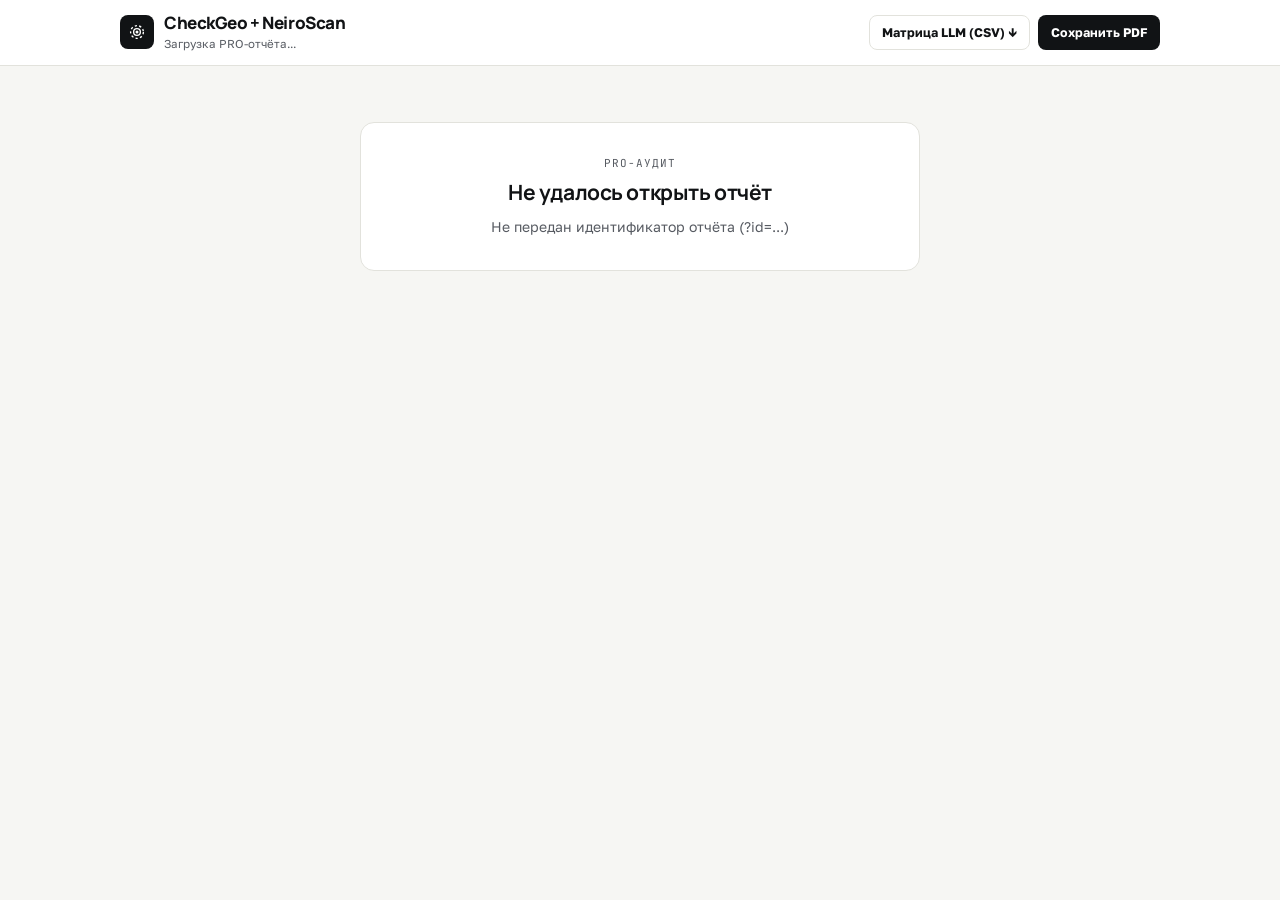
<file: report.html>
<!doctype html>
<html lang="ru">
<head>
  <meta charset="utf-8">
  <meta name="viewport" content="width=device-width, initial-scale=1">
  <meta name="robots" content="noindex, nofollow">
  <title>PRO-аудит Карты + ИИ · CheckGeo &amp; NeiroScan</title>
  <link rel="icon" type="image/svg+xml" href="data:image/svg+xml,%3Csvg xmlns='http://www.w3.org/2000/svg' viewBox='0 0 32 32'%3E%3Crect width='32' height='32' rx='8' fill='%23111315'/%3E%3Ccircle cx='16' cy='16' r='9' fill='none' stroke='%23fff' stroke-width='2' stroke-dasharray='3 3'/%3E%3Ccircle cx='16' cy='16' r='3' fill='%2393C5FD'/%3E%3C/svg%3E">
  <link rel="preconnect" href="https://fonts.googleapis.com">
  <link rel="preconnect" href="https://fonts.gstatic.com" crossorigin>
  <link rel="stylesheet" href="https://fonts.googleapis.com/css2?family=Manrope:wght@600;700;800&family=Golos+Text:wght@400;500;600;700&family=JetBrains+Mono:wght@500;700&display=swap" media="print" onload="this.media='all'">
  <noscript><link rel="stylesheet" href="https://fonts.googleapis.com/css2?family=Manrope:wght@600;700;800&family=Golos+Text:wght@400;500;600;700&family=JetBrains+Mono:wght@500;700&display=swap"></noscript>
  <link rel="stylesheet" href="styles.css">
  <style>
    .dual-scores { display: grid; grid-template-columns: 1fr 1fr; gap: 16px; margin-bottom: 16px; }
    .score-card { background: var(--paper); border: 1px solid var(--line); border-radius: var(--radius); padding: 20px; }
    .score-card.maps { border-top: 3px solid #EAB308; }
    .score-card.ai { border-top: 3px solid #1D4ED8; }
    .mini-hero { display: flex; align-items: center; gap: 16px; margin: 10px 0 12px; }
    .big-ring { width: 84px; height: 84px; position: relative; flex-shrink: 0; }
    .big-ring svg { width: 100%; height: 100%; transform: rotate(-90deg); }
    .big-ring .num { position: absolute; inset: 0; display: grid; place-items: center; font-family: var(--display); font-size: 24px; font-weight: 800; }
    .exec-box { background: #111315; color: #F8FAFC; border-radius: var(--radius); padding: 18px 20px; margin-bottom: 18px; display: grid; grid-template-columns: repeat(3, 1fr); gap: 14px; }
    .exec-item { background: rgba(255,255,255,0.06); border: 1px solid rgba(255,255,255,0.12); border-radius: 10px; padding: 12px 14px; }
    .exec-item .e-k { font-family: var(--mono); font-size: 10.5px; text-transform: uppercase; letter-spacing: 0.06em; display: block; margin-bottom: 4px; }
    .exec-item .e-k.ok { color: #6EE7B7; }
    .exec-item .e-k.warn { color: #FCD34D; }
    .exec-item .e-k.bad { color: #FCA5A5; }
    .exec-item p { font-size: 13px; line-height: 1.45; color: #E2E8F0; }
    .tbl-wrap { overflow-x: auto; border: 1px solid var(--line); border-radius: 10px; margin-top: 10px; }
    .audit-tbl { width: 100%; border-collapse: collapse; font-size: 13px; background: var(--paper); min-width: 640px; }
    .audit-tbl th { text-align: left; padding: 9px 11px; background: var(--soft); font-family: var(--mono); font-size: 11px; text-transform: uppercase; color: var(--muted); border-bottom: 1px solid var(--line); }
    .audit-tbl td { padding: 10px 11px; border-bottom: 1px solid var(--line); vertical-align: top; }
    .audit-tbl tr:last-child td { border-bottom: 0; }
    .badge { display: inline-block; padding: 2px 8px; border-radius: 999px; font-size: 11.5px; font-weight: 700; white-space: nowrap; }
    .badge.ok { background: #DCFCE7; color: #15803D; }
    .badge.warn { background: #FEF3C7; color: #B45309; }
    .badge.bad { background: #FEE2E2; color: #B91C1C; }
    .badge.info { background: #EFF6FF; color: #1D4ED8; }
    .sem-grid { display: grid; grid-template-columns: 1fr 1fr; gap: 16px; margin-top: 12px; }
    .sem-row { padding: 9px 11px; border: 1px solid var(--line); border-radius: 9px; margin-bottom: 8px; background: #FAFAF8; }
    .sem-row.gap { background: #FFF8F8; border-color: #FECACA; }
    .sem-head { display: flex; justify-content: space-between; gap: 8px; flex-wrap: wrap; font-size: 13px; }
    .sem-track { height: 6px; background: #E2E8F0; border-radius: 999px; margin: 6px 0 2px; overflow: hidden; }
    .sem-fill { height: 100%; border-radius: 999px; }
    .sem-fill.good { background: #15803D; }
    .sem-fill.bad { background: #B91C1C; }
    .pulse-chart { display: flex; align-items: flex-end; gap: 10px; height: 110px; padding: 12px 6px 0; }
    .pulse-col { display: flex; flex-direction: column; align-items: center; gap: 4px; flex: 1; }
    .pulse-bar { width: 100%; max-width: 40px; background: #111315; border-radius: 6px 6px 2px 2px; }
    .tool-tabs { display: flex; gap: 7px; flex-wrap: wrap; margin: 12px 0 16px; }
    .tool-tab { background: var(--paper); border: 1.5px solid var(--line); border-radius: 8px; padding: 8px 12px; font-size: 13px; font-weight: 700; color: var(--muted); }
    .tool-tab.active { background: var(--ink); color: #FFFFFF; border-color: var(--ink); }
    .tool-pane { display: none; }
    .tool-pane.active { display: block; }
    .qr-inline { display: grid; grid-template-columns: 1fr 220px; gap: 18px; align-items: center; }
    .qr-box { background: #FFFFFF; border: 2px solid #111315; border-radius: 12px; padding: 14px; text-align: center; }
    .qr-box svg { display: block; margin: 8px auto; width: 176px; height: 176px; }
    .script-card { background: #FAFAF8; border: 1px solid var(--line); border-radius: 10px; padding: 12px 14px; margin-bottom: 10px; }
    .script-head { display: flex; justify-content: space-between; align-items: center; gap: 8px; flex-wrap: wrap; margin-bottom: 6px; }
    .script-text { font-size: 13.5px; white-space: pre-wrap; line-height: 1.5; }
    .price-grid { display: grid; grid-template-columns: repeat(2, 1fr); gap: 10px; margin: 10px 0 14px; }
    .price-item { border: 1px solid var(--line); border-radius: 10px; padding: 11px 13px; background: #FAFAF8; }
    .price-top { display: flex; justify-content: space-between; gap: 8px; font-weight: 700; font-size: 13.5px; }
    .pb-grid { display: grid; grid-template-columns: 1fr 1fr; gap: 16px; margin-top: 12px; }
    .pb-col { border: 1px solid var(--line); border-radius: 12px; padding: 15px; background: #FAFAF8; }
    .pb-col.ai { border-top: 3px solid #1D4ED8; }
    .pb-col.maps { border-top: 3px solid #EAB308; }
    .pb-item { background: #FFFFFF; border: 1px solid var(--line); border-radius: 9px; padding: 10px 12px; margin-top: 8px; }
    .pb-item.done { border-color: #BBF7D0; background: #F0FDF4; }
    .pb-head { display: flex; justify-content: space-between; align-items: flex-start; gap: 8px; margin-bottom: 4px; font-size: 13.5px; }
    .pb-item p { font-size: 13px; color: var(--muted); line-height: 1.45; }
    .state-screen { max-width: 560px; margin: 56px auto; text-align: center; background: #FFFFFF; border: 1px solid var(--line); border-radius: 14px; padding: 32px 24px; }
    .print-pane-title { display: none; }
    @media (max-width: 820px) { .dual-scores, .exec-box, .sem-grid, .qr-inline, .price-grid, .pb-grid { grid-template-columns: 1fr; } }
    @media print {
      .no-print, .tool-tabs { display: none !important; }
      .tool-pane { display: block !important; margin-bottom: 16px; page-break-inside: avoid; }
      .print-pane-title { display: block !important; font-size: 15px; margin: 14px 0 6px; border-bottom: 1px solid #CBD5E1; padding-bottom: 4px; }
      body { background: #FFFFFF; }
      .card, .score-card { box-shadow: none; break-inside: avoid; }
    }
  </style>
</head>
<body>
  <header class="topbar">
    <div class="wrap topbar-inner">
      <a class="brand" href="./">
        <span class="brand-mark" aria-hidden="true">
          <svg width="18" height="18" viewBox="0 0 24 24" fill="none">
            <circle cx="12" cy="12" r="8.5" stroke="#FFFFFF" stroke-width="1.8" stroke-dasharray="3 3"/>
            <circle cx="12" cy="12" r="4.5" stroke="#FFFFFF" stroke-width="1.8"/>
            <circle cx="12" cy="12" r="2" fill="#FFFFFF"/>
          </svg>
        </span>
        <span>
          <span class="brand-name">CheckGeo + NeiroScan</span>
          <span class="brand-sub" id="hdr-sub">Загрузка PRO-отчёта...</span>
        </span>
      </a>
      <div class="topbar-right no-print">
        <button type="button" class="btn btn-outline btn-sm" id="btn-export-csv">Матрица LLM (CSV) ↓</button>
        <button type="button" class="btn btn-dark btn-sm" onclick="window.print()">Сохранить PDF</button>
      </div>
    </div>
  </header>

  <main class="wrap" id="report-root">
    <div class="state-screen" id="loading-box">
      <span class="eyebrow">PRO-АУДИТ</span>
      <h2 id="state-title" style="font-size:21px;margin-bottom:8px;">Загружаем ваш отчёт...</h2>
      <p class="hint" id="state-desc">Подключаемся к серверу CheckGeo / NeiroScan.</p>
    </div>
  </main>

  <div class="toast" id="toast" role="status" aria-live="polite"></div>

  <script src="config.js"></script>
  <script src="qr.js"></script>
  <script>
    (function () {
      'use strict';
      const esc = (s) => String(s == null ? '' : s).replace(/&/g, '&amp;').replace(/</g, '&lt;').replace(/>/g, '&gt;').replace(/"/g, '&quot;');
      const apiBase = ((window.NEIRO_CONFIG && window.NEIRO_CONFIG.backendUrl) || (window.KARTA_CONFIG && window.KARTA_CONFIG.backendUrl) || 'https://api.checkgeo.ru').replace(/\/+$/, '');
      const params = new URLSearchParams(window.location.search);
      const reportId = params.get('id');
      const orderId = params.get('order');
      const sampleSlug = params.get('sample');

      let toastTimer = null;
      function toast(msg) {
        const el = document.getElementById('toast');
        el.textContent = msg;
        el.classList.add('show');
        clearTimeout(toastTimer);
        toastTimer = setTimeout(() => el.classList.remove('show'), 2400);
      }

      function copy(txt, msg) {
        if (navigator.clipboard && navigator.clipboard.writeText) {
          navigator.clipboard.writeText(txt).then(() => toast(msg)).catch(() => fallbackCopy(txt, msg));
        } else fallbackCopy(txt, msg);
      }
      function fallbackCopy(txt, msg) {
        const ta = document.createElement('textarea');
        ta.value = txt; ta.style.position = 'fixed'; ta.style.opacity = '0';
        document.body.appendChild(ta); ta.select(); document.execCommand('copy');
        document.body.removeChild(ta); toast(msg);
      }

      function ringSvg(score, color) {
        const C = 263.89;
        const off = (C * (1 - Math.max(0, Math.min(100, Number(score) || 0)) / 100)).toFixed(1);
        return `<div class="big-ring"><svg viewBox="0 0 100 100"><circle cx="50" cy="50" r="42" fill="none" stroke="#E5E7EB" stroke-width="10"/><circle cx="50" cy="50" r="42" fill="none" stroke="${color}" stroke-width="10" stroke-linecap="round" stroke-dasharray="263.9" stroke-dashoffset="${off}"/></svg><span class="num">${Math.round(score || 0)}</span></div>`;
      }

      let currentReport = null;

      function exportCsv(r) {
        const cell = (v) => '"' + String(v == null ? '' : v).replace(/"/g, '""').replace(/\r?\n/g, ' ') + '"';
        const header = ['Дата', 'Точка', 'Контур', 'Интент', 'Запрос', 'Модель', 'Упомянут', 'Позиция', 'Галлюцинации', 'Конкуренты', 'Домены', 'Фрагмент'];
        const rows = [header.map(cell).join(';')];
        const dt = String(r.createdAt || '').slice(0, 10);
        for (const c of (r.aiChecks || [])) {
          rows.push([
            dt, r.point?.name || '', c.contour || '', c.intent || '', c.text || '', c.model || '',
            c.mentioned ? 'Да' : 'Нет', c.position ? '#' + c.position : '—',
            (c.hallucinations || []).join(' | ') || 'Нет',
            (c.competitors || []).join(', '),
            (c.domains || []).join(', '),
            c.responseSnippet || ''
          ].map(cell).join(';'));
        }
        const blob = new Blob(['\uFEFF' + rows.join('\r\n')], { type: 'text/csv;charset=utf-8' });
        const a = document.createElement('a');
        a.href = URL.createObjectURL(blob);
        a.download = `pro-matrix-${r.id || 'report'}.csv`;
        a.click();
        setTimeout(() => URL.revokeObjectURL(a.href), 1000);
        toast('Матрица LLM скачана в CSV (Excel / Google Sheets)');
      }

      function renderReport(r) {
        currentReport = r;
        const p = r.point || {};
        const dt = String(r.createdAt || '').slice(0, 10);
        document.title = `PRO-аудит: ${p.name || 'Точка'} (${p.city || ''})`;
        document.getElementById('hdr-sub').textContent = `${r.tier === 'recs_250' ? 'Рекомендации (250 ₽)' : 'Полный PRO-аудит (950 ₽)'} · ${dt}`;

        const mapsStroke = r.scores.maps >= 75 ? '#15803D' : r.scores.maps >= 50 ? '#D97706' : '#B91C1C';
        const aiStroke = r.scores.ai >= 70 ? '#15803D' : r.scores.ai >= 45 ? '#1D4ED8' : '#B91C1C';
        const yc = r.yandexCard;
        const sem = yc && yc.ok ? yc.semantics : null;

        let qrSvg = '';
        try {
          if (window.KartaQR && r.toolkit?.reviewHelperUrl) {
            qrSvg = window.KartaQR.toSVG(r.toolkit.reviewHelperUrl, { sizePx: 176, quietZone: 3, dark: '#111315', light: '#FFFFFF' });
          }
        } catch (_) {}

        const semBlock = sem && sem.totalParsed > 0 ? `
          <section class="card" id="part-semantics">
            <span class="eyebrow">Разбор ${sem.totalParsed} последних отзывов и ответов владельца</span>
            <h2 style="font-size:20px;margin-bottom:6px;">Живая семантика отзывов и пульс по месяцам</h2>
            <p class="hint">Последний отзыв: <b>${esc(sem.newestDate || '—')}</b> · За 30 дней: <b>${sem.recent30d}</b> · Ответы владельца: <b>${sem.replyRate}% (${sem.replyCount}/${sem.totalParsed})</b> · Средняя длина: <b>${sem.avgLength} симв.</b>${sem.templateRepliesCount ? ` · Шаблонных ответов: <b>${sem.templateRepliesCount}</b>` : ''}</p>
            ${sem.byMonth && sem.byMonth.length ? `
              <div class="pulse-chart">
                ${sem.byMonth.map(m => {
                  const maxN = Math.max(1, ...sem.byMonth.map(x => x.count));
                  const h = Math.max(16, Math.round((m.count / maxN) * 76));
                  return `<div class="pulse-col"><span class="mono" style="font-size:12px;font-weight:700;">${m.count}</span><div class="pulse-bar" style="height:${h}px"></div><span class="hint" style="font-size:11px;">${esc(m.month)}</span></div>`;
                }).join('')}
              </div>` : ''}
            <div class="sem-grid">
              <div>
                <h3 style="font-size:15px;margin-bottom:8px;">Что уже сильно звучит (козыри)</h3>
                ${(sem.strongThemes || []).map(t => `
                  <div class="sem-row"><div class="sem-head"><b>${esc(t.label)}</b><span class="mono hint">${t.revHits}/${t.total} (${t.pct}%) · ответы: ${t.repHits}</span></div>
                  <div class="sem-track"><div class="sem-fill good" style="width:${Math.max(4, t.pct)}%"></div></div></div>
                `).join('') || '<p class="hint">Недостаточно данных.</p>'}
              </div>
              <div>
                <h3 style="font-size:15px;margin-bottom:8px;">Семантические пробелы (почему ИИ не видит)</h3>
                ${(sem.gapThemes || []).map(t => `
                  <div class="sem-row gap"><div class="sem-head"><b>${esc(t.label)}</b><span class="mono" style="font-size:12px;color:#B91C1C;">${t.revHits}/${t.total} (${t.pct}%) · ответы: <b>${t.repHits}</b></span></div>
                  <div class="sem-track"><div class="sem-fill bad" style="width:${Math.max(3, t.pct)}%"></div></div></div>
                `).join('') || '<p class="hint">Критических пробелов не найдено.</p>'}
              </div>
            </div>
          </section>` : '';

        const compBlock = (r.competitors && r.competitors.length) ? `
          <section class="card" id="part-comp">
            <span class="eyebrow">Конкурентная разведка</span>
            <h2 style="font-size:20px;margin-bottom:6px;">Кто забирает ваш спрос и «Приём конкурента → ваша адаптация»</h2>
            <div class="tbl-wrap"><table class="audit-tbl">
              <thead><tr><th>Конкурент</th><th>Что работает у них</th><th>Слабое место</th><th>Ваша адаптация</th></tr></thead>
              <tbody>
                ${r.competitors.map(c => `<tr><td><b>${esc(c.name)}</b><br><span class="hint">${esc(c.where || '')}</span></td><td>${esc(c.strength)}</td><td>${esc(c.weakness)}</td><td><b>${esc(c.adaptation)}</b></td></tr>`).join('')}
              </tbody>
            </table></div>
          </section>` : '';

        const findingsHtml = (list) => (list || []).map(f => `
          <div class="finding ${esc(f.level || 'yellow')}">
            <span class="f-tag ${esc(f.level || 'yellow')}">${esc(f.tag || 'Точка роста')}</span>
            <div>
              <h4>${esc(f.title)}</h4>
              <p class="f-why">${esc(f.why)}</p>
              ${f.fix ? `<div class="f-fix"><b>Что сделать:</b> ${esc(f.fix)}</div>` : ''}
            </div>
          </div>`).join('');

        const root = document.getElementById('report-root');
        root.innerHTML = `
          <section class="hero-wrap" style="margin:0 -18px 18px;padding:24px 18px 20px;">
            <div class="wrap" style="padding:0;">
              <span class="eyebrow">${esc([p.city, p.address || p.district, p.siteUrl].filter(Boolean).join(' · '))}</span>
              <h1>${esc(p.name || 'Точка')}: <span class="hl">PRO-аудит Карты + ИИ</span></h1>
              <p class="hero-lead">Автоматический комплексный разбор от <b>${esc(dt)}</b> (собран за ${(r.elapsedMs / 1000).toFixed(1)} сек · синтез: <code>${esc(r.synthProvider)}</code>). Внутри — живые данные, конкуренты, матрица запросов к ИИ и готовый пакет внедрения за 15 минут.</p>
            </div>
          </section>

          <section class="dual-scores">
            <div class="score-card maps">
              <span class="eyebrow">CheckGeo · Яндекс Карты и площадки</span>
              <div class="mini-hero">
                ${ringSvg(r.scores.maps, mapsStroke)}
                <div>
                  <h2 style="font-size:17px;">Индекс карточек и отзывов</h2>
                  <p class="hint" style="margin-top:4px;">${yc?.ok ? `Рейтинг ${yc.meta.rating || '—'} · ${yc.meta.reviewCount || 0} отзывов · ${yc.meta.photoCount || '—'} фото · ответы ${yc.semantics.replyRate}%` : 'Анализ по введённым данным, сайту и справочникам.'}</p>
                </div>
              </div>
            </div>
            <div class="score-card ai">
              <span class="eyebrow">NeiroScan · Видимость в ИИ</span>
              <div class="mini-hero">
                ${ringSvg(r.scores.ai, aiStroke)}
                <div>
                  <h2 style="font-size:17px;">Упоминаемость: ${r.scores.mentionRate}% (${r.scores.mentionedCount}/${r.scores.discoveryCount})</h2>
                  <p class="hint" style="margin-top:4px;">В Топ-3: <b>${r.scores.top3Rate}%</b> · Техготовность сайта: <b>${r.scores.aiReadiness}/100</b> · Schema.org: <b>${r.site?.hasSchemaLocal ? 'есть' : 'нет'}</b></p>
                </div>
              </div>
            </div>
          </section>

          <section class="exec-box">
            ${(r.execSummary || []).map((e, i) => `
              <div class="exec-item">
                <span class="e-k ${esc(e.kind || 'ok')}">${i + 1} · ${esc(e.title)}</span>
                <p>${esc(e.text)}</p>
              </div>
            `).join('')}
          </section>

          <section class="card" id="part-maps">
            <span class="eyebrow">Часть 1 · Карты, 2ГИС, Zoon и Отзовик</span>
            <h2 style="font-size:20px;margin-bottom:10px;">Точки роста на картах и площадках отзывов</h2>
            <div class="findings-list">${findingsHtml(r.mapsFindings)}</div>
          </section>

          ${semBlock}
          ${compBlock}

          <section class="card" id="part-ai">
            <span class="eyebrow">Часть 2 · Матрица живых запросов в ИИ + Рентген сайта</span>
            <h2 style="font-size:20px;margin-bottom:8px;">Как ваш бизнес видят нейросети (Бренд + Небренд)</h2>
            <div class="tbl-wrap" style="margin-bottom:16px;"><table class="audit-tbl">
              <thead><tr><th>Контур / Интент</th><th>Запрос</th><th>Результат</th><th>Конкуренты и источники</th></tr></thead>
              <tbody>
                ${(r.aiChecks || []).map(c => `
                  <tr>
                    <td><span class="badge info">${esc(c.contour)}</span><br><span class="hint">${esc(c.intent)}</span></td>
                    <td>${esc(c.text)}</td>
                    <td>${c.mentioned ? `<span class="badge ${c.position <= 3 ? 'ok' : 'warn'}">✓ #${c.position}</span>` : `<span class="badge bad">✕ Нет в топе</span>`}${c.hallucinations?.length ? `<br><span class="badge bad" style="margin-top:4px;">⚠ ${esc(c.hallucinations[0])}</span>` : ''}</td>
                    <td>${c.competitors?.length ? `<b>Выше:</b> ${esc(c.competitors.slice(0, 4).join(', '))}` : '—'}${c.domains?.length ? `<br><span class="mono hint">${esc(c.domains.slice(0, 4).join(' · '))}</span>` : ''}</td>
                  </tr>
                `).join('')}
              </tbody>
            </table></div>

            <h3 style="font-size:16px;margin:14px 0 8px;">Дыры видимости в ИИ и техрентген сайта</h3>
            <div class="findings-list">${findingsHtml(r.aiFindings)}</div>

            ${(r.siteAuditNotes && r.siteAuditNotes.length) ? `
              <div style="margin-top:14px;padding:13px 15px;border:1px solid var(--line);border-radius:10px;background:#FAFAF8;">
                <b style="font-size:14px;">Замечания по тексту сайта, нестыковкам и первым фото карточки:</b>
                <ul style="margin:6px 0 0;padding-left:18px;font-size:13.5px;display:flex;flex-direction:column;gap:5px;">
                  ${r.siteAuditNotes.map(n => `<li>${esc(n)}</li>`).join('')}
                </ul>
              </div>` : ''}
          </section>

          ${(r.playbooks && (r.playbooks.ai?.length || r.playbooks.maps?.length)) ? `
            <section class="card" id="part-playbooks">
              <span class="eyebrow">Базовая система роста · Индивидуальный чек-лист для «${esc(p.name || 'точки')}»</span>
              <h2 style="font-size:20px;margin-bottom:4px;">Как попасть в Топ-3 ИИ и Яндекс Карт — 14 обязательных шагов</h2>
              <p class="hint">Фундамент, который нужен каждому офлайн-бизнесу в РФ — статусы проставлены автоматически по данным вашей точки.</p>
              <div class="pb-grid">
                <div class="pb-col ai">
                  <h3 style="font-size:16px;margin-bottom:4px;">Как попасть в ответы ИИ (Алиса, GigaChat, ChatGPT)</h3>
                  <p class="hint" style="margin-bottom:6px;">7 базовых правил видимости в нейросетях</p>
                  ${(r.playbooks.ai || []).map(it => `
                    <div class="pb-item ${it.done ? 'done' : ''}">
                      <div class="pb-head"><b>${esc(it.step)}. ${esc(it.title)}</b><span class="badge ${it.done ? 'ok' : 'warn'}">${it.done ? '✓ Готово' : '→ В работу'}</span></div>
                      <p>${esc(it.text)}</p>
                    </div>
                  `).join('')}
                </div>
                <div class="pb-col maps">
                  <h3 style="font-size:16px;margin-bottom:4px;">База роста в Яндекс Картах и 2ГИС</h3>
                  <p class="hint" style="margin-bottom:6px;">7 обязательных точек контроля карточки</p>
                  ${(r.playbooks.maps || []).map(it => `
                    <div class="pb-item ${it.done ? 'done' : ''}">
                      <div class="pb-head"><b>${esc(it.step)}. ${esc(it.title)}</b><span class="badge ${it.done ? 'ok' : 'warn'}">${it.done ? '✓ Готово' : '→ В работу'}</span></div>
                      <p>${esc(it.text)}</p>
                    </div>
                  `).join('')}
                </div>
              </div>
            </section>` : ''}

          <section class="card pro-card" id="part-ready">
            <div class="pro-banner">
              <div class="pro-banner-left">
                <span class="pill pill-pro">PRO-ПАКЕТ · ВНЕДРЕНИЕ ЗА 15 МИНУТ</span>
                <h2>Готовые материалы для администратора и сайта</h2>
              </div>
            </div>

            <div class="tool-tabs no-print">
              <button type="button" class="tool-tab active" data-tab="t-qr">1. QR + 3 скрипта</button>
              <button type="button" class="tool-tab" data-tab="t-price">2. Прайс + UTM</button>
              <button type="button" class="tool-tab" data-tab="t-schema">3. Schema + Title</button>
              <button type="button" class="tool-tab" data-tab="t-faq">4. Блок FAQ</button>
              <button type="button" class="tool-tab" data-tab="t-llms">5. План 14 дней + llms</button>
            </div>

            <div class="tool-pane active" id="t-qr">
              <h3 class="print-pane-title">1. QR-помощник отзывов и 3 скрипта для команды</h3>
              <div class="qr-inline" style="margin-bottom:16px;">
                <div>
                  <h3 style="font-size:16px;margin-bottom:6px;">Живой QR-помощник отзывов</h3>
                  <p class="hint" style="margin-bottom:10px;">Сканируется любой камерой: клиент выбирает теги и попадает прямо на форму отзыва, а при замечании срабатывает перехват в ваш контакт.</p>
                  <div class="btn-row">
                    <a class="btn btn-dark btn-sm" href="${esc(r.toolkit.reviewHelperUrl)}" target="_blank" rel="noopener">Открыть как клиент ↗</a>
                    <button type="button" class="btn btn-outline btn-sm" data-copy-text="${esc(r.toolkit.reviewHelperUrl)}" data-copy-msg="Ссылка помощника скопирована!">Копировать ссылку</button>
                  </div>
                </div>
                <div class="qr-box">
                  <span class="mono" style="font-size:10.5px;font-weight:700;">${esc((p.name || 'ОТЗЫВ').toUpperCase().slice(0, 26))}</span>
                  ${qrSvg}
                  <span class="hint" style="font-size:11px;">Наведите камеру телефона</span>
                </div>
              </div>
              ${(r.toolkit.scripts || []).map((sc, i) => `
                <div class="script-card">
                  <div class="script-head"><b>${esc(sc.title)}</b><button type="button" class="btn btn-outline btn-sm no-print" data-copy-id="sc-${i}" data-copy-msg="Скрипт скопирован!">Копировать</button></div>
                  <div class="script-text" id="sc-${i}">${esc(sc.text)}</div>
                </div>
              `).join('')}
            </div>

            <div class="tool-pane" id="t-price">
              <h3 class="print-pane-title">2. Обновлённая витрина услуг и UTM-ссылки</h3>
              <div class="price-grid">
                ${(r.toolkit.priceItems || []).map((it, i) => `
                  <div class="price-item"><div class="price-top"><span>${i + 1}. ${esc(it.name)}</span><span class="mono" style="color:var(--accent);">${esc(it.price)}</span></div><p class="hint" style="margin-top:4px;">${esc(it.note || '')}</p></div>
                `).join('')}
              </div>
              ${r.toolkit.utmYandex ? `<div class="script-card"><div class="script-head"><b>UTM для Яндекс Карт</b><button type="button" class="btn btn-outline btn-sm no-print" data-copy-text="${esc(r.toolkit.utmYandex)}" data-copy-msg="UTM скопирована!">Копировать</button></div><code style="font-size:12px;word-break:break-all;">${esc(r.toolkit.utmYandex)}</code></div>` : ''}
              ${r.toolkit.utm2gis ? `<div class="script-card"><div class="script-head"><b>UTM для 2ГИС</b><button type="button" class="btn btn-outline btn-sm no-print" data-copy-text="${esc(r.toolkit.utm2gis)}" data-copy-msg="UTM скопирована!">Копировать</button></div><code style="font-size:12px;word-break:break-all;">${esc(r.toolkit.utm2gis)}</code></div>` : ''}
            </div>

            <div class="tool-pane" id="t-schema">
              <h3 class="print-pane-title">3. Обновлённые мета-теги и Schema.org</h3>
              <div class="script-card"><div class="script-head"><b>Новый &lt;title&gt;</b><button type="button" class="btn btn-outline btn-sm no-print" data-copy-id="m-title" data-copy-msg="Title скопирован!">Копировать</button></div><div class="script-text" id="m-title">${esc(r.toolkit.metaTitle)}</div></div>
              <div class="script-card"><div class="script-head"><b>Новый &lt;meta description&gt;</b><button type="button" class="btn btn-outline btn-sm no-print" data-copy-id="m-desc" data-copy-msg="Description скопирован!">Копировать</button></div><div class="script-text" id="m-desc">${esc(r.toolkit.metaDescription)}</div></div>
              <div style="display:flex;justify-content:space-between;align-items:center;margin:12px 0 6px;"><b>JSON-LD Schema.org (вставить в &lt;head&gt; сайта):</b><button type="button" class="btn btn-dark btn-sm no-print" data-copy-id="k-schema" data-copy-msg="Schema.org скопирован!">Копировать JSON-LD</button></div>
              <pre class="code-box" id="k-schema">${esc(r.toolkit.schemaJsonLd)}</pre>
            </div>

            <div class="tool-pane" id="t-faq">
              <h3 class="print-pane-title">4. Блок FAQ и микроразметка FAQPage</h3>
              ${(r.toolkit.faq || []).map((f, i) => `<div class="script-card"><b>${i + 1}. ${esc(f.q)}</b><p class="hint" style="margin-top:4px;color:var(--ink);">${esc(f.a)}</p></div>`).join('')}
              <div style="display:flex;justify-content:space-between;align-items:center;margin:12px 0 6px;"><b>JSON-LD FAQPage:</b><button type="button" class="btn btn-dark btn-sm no-print" data-copy-id="k-faq-json" data-copy-msg="FAQPage скопирован!">Копировать FAQPage</button></div>
              <pre class="code-box" id="k-faq-json">${esc(r.toolkit.faqJsonLd)}</pre>
            </div>

            <div class="tool-pane" id="t-llms">
              <h3 class="print-pane-title">5. План на 14 дней и опциональный /llms.txt</h3>
              <h3 style="font-size:16px;margin-bottom:8px;">Пошаговый план внедрения на 14 дней</h3>
              <ol style="margin:0 0 18px;padding-left:20px;display:flex;flex-direction:column;gap:7px;font-size:13.5px;">
                ${(r.toolkit.plan14 || []).map(st => `<li>${esc(st)}</li>`).join('')}
              </ol>
              <div style="display:flex;justify-content:space-between;align-items:center;gap:8px;flex-wrap:wrap;margin-bottom:6px;">
                <div><b>Опционально: /llms.txt</b> <span class="hint">(не доказан как фактор ранжирования, гигиена на будущее)</span></div>
                <div class="btn-row no-print" style="margin:0;">
                  <button type="button" class="btn btn-outline btn-sm" data-copy-id="k-llms" data-copy-msg="llms.txt скопирован!">Копировать</button>
                  <button type="button" class="btn btn-dark btn-sm" id="btn-dl-llms">Скачать llms.txt ↓</button>
                </div>
              </div>
              <pre class="code-box" id="k-llms">${esc(r.toolkit.llmsTxt)}</pre>
            </div>
          </section>

          <section class="card" style="background:#FAFAF8;">
            <span class="eyebrow">Методика и прозрачность</span>
            <h3 style="font-size:15.5px;margin-bottom:6px;">Источники данных и границы выводов</h3>
            <ul style="margin:0;padding-left:18px;font-size:13px;color:var(--muted);display:flex;flex-direction:column;gap:4px;">
              ${(r.sourcesAndLimits || []).map(s => `<li>${esc(s)}</li>`).join('')}
            </ul>
          </section>
        `;

        // Bind interactive controls
        root.querySelectorAll('.tool-tab').forEach(btn => {
          btn.addEventListener('click', () => {
            const id = btn.getAttribute('data-tab');
            root.querySelectorAll('.tool-tab').forEach(b => b.classList.toggle('active', b === btn));
            root.querySelectorAll('.tool-pane').forEach(p => p.classList.toggle('active', p.id === id));
          });
        });
        root.querySelectorAll('[data-copy-id]').forEach(btn => {
          btn.addEventListener('click', () => {
            const el = document.getElementById(btn.getAttribute('data-copy-id'));
            if (el) copy(el.textContent, btn.getAttribute('data-copy-msg') || 'Скопировано!');
          });
        });
        root.querySelectorAll('[data-copy-text]').forEach(btn => {
          btn.addEventListener('click', () => copy(btn.getAttribute('data-copy-text'), btn.getAttribute('data-copy-msg') || 'Скопировано!'));
        });
        const dlBtn = document.getElementById('btn-dl-llms');
        if (dlBtn) {
          dlBtn.addEventListener('click', () => {
            const blob = new Blob([document.getElementById('k-llms').textContent], { type: 'text/plain;charset=utf-8' });
            const a = document.createElement('a');
            a.href = URL.createObjectURL(blob); a.download = 'llms.txt'; a.click();
            setTimeout(() => URL.revokeObjectURL(a.href), 1000);
            toast('Файл llms.txt скачан!');
          });
        }
      }

      document.getElementById('btn-export-csv').addEventListener('click', () => {
        if (currentReport) exportCsv(currentReport);
        else toast('Отчёт ещё загружается');
      });

      async function loadById(id) {
        const res = await fetch(`${apiBase}/api/reports/${encodeURIComponent(id)}`);
        const data = await res.json();
        if (!res.ok || !data.ok) throw new Error(data.error || 'Отчёт не найден');
        renderReport(data.report);
      }

      async function pollOrder(oid) {
        const titleEl = document.getElementById('state-title');
        const descEl = document.getElementById('state-desc');
        for (let attempt = 0; attempt < 30; attempt++) {
          const res = await fetch(`${apiBase}/api/orders/${encodeURIComponent(oid)}`);
          const d = await res.json();
          if (!res.ok || !d.ok) throw new Error('Заказ не найден');
          if (d.status === 'ready' && d.reportId) {
            history.replaceState(null, '', `?id=${encodeURIComponent(d.reportId)}`);
            return loadById(d.reportId);
          }
          if (d.status === 'failed') throw new Error('Ошибка генерации: ' + (d.error || 'попробуйте позже'));
          titleEl.textContent = d.status === 'generating' || d.status === 'paid'
            ? 'Собираем ваш PRO-отчёт (15–25 сек)...'
            : `Статус заказа: ${d.status}`;
          descEl.textContent = `Тариф: ${d.tariffTitle} (${d.priceRub} ₽). Страница обновится автоматически.`;
          await new Promise(r => setTimeout(r, 3000));
        }
        throw new Error('Генерация заняла больше времени — обновите страницу через минуту.');
      }

      async function loadSample(slug) {
        const clean = String(slug || '').replace(/[^a-z0-9_-]/gi, '');
        if (!clean) throw new Error('Неверный параметр sample');
        const res = await fetch(`./samples/${clean}.json`);
        if (!res.ok) throw new Error('Демо-отчёт не найден');
        const data = await res.json();
        renderReport(data.report || data);
      }

      (async function init() {
        try {
          if (reportId) await loadById(reportId);
          else if (orderId) await pollOrder(orderId);
          else if (sampleSlug) await loadSample(sampleSlug);
          else throw new Error('Не передан идентификатор отчёта (?id=...)');
        } catch (err) {
          document.getElementById('state-title').textContent = 'Не удалось открыть отчёт';
          document.getElementById('state-desc').textContent = err.message || 'Проверьте ссылку.';
        }
      })();
    })();
  </script>
</body>
</html>
</file>
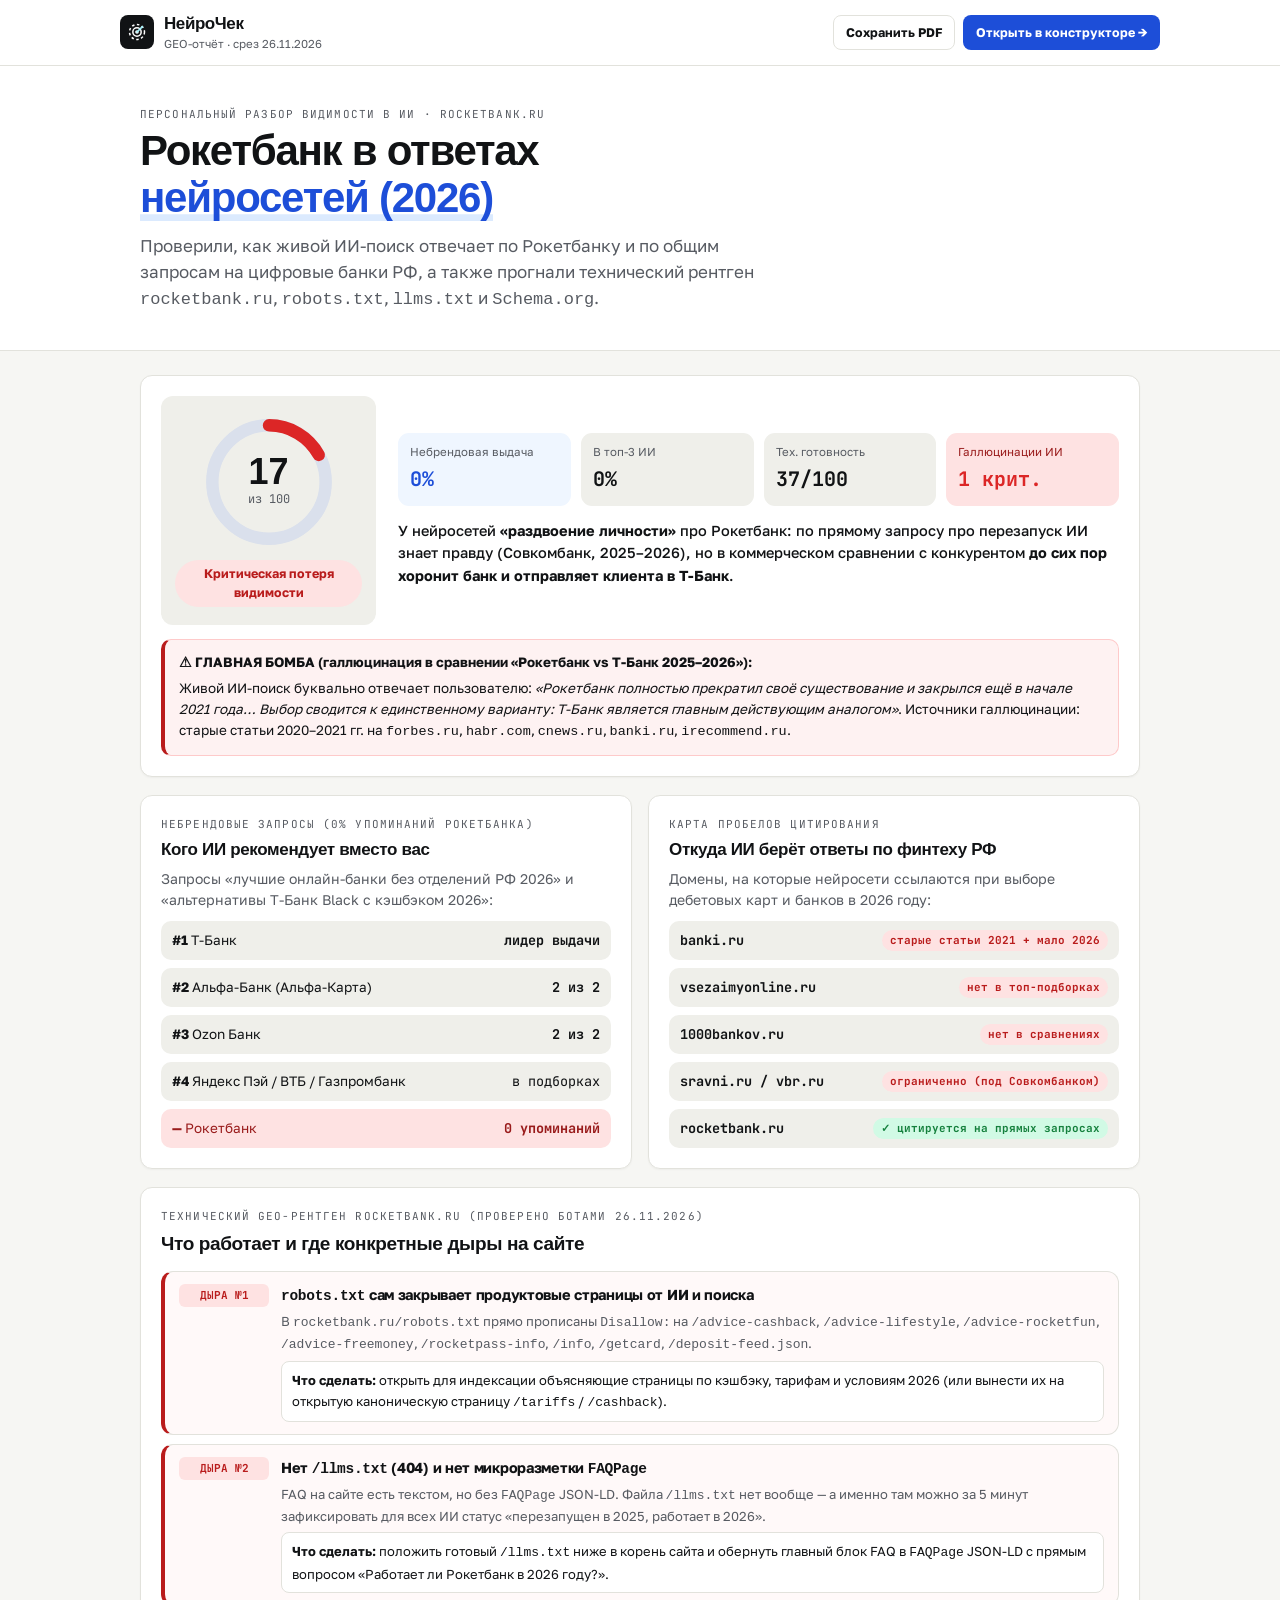
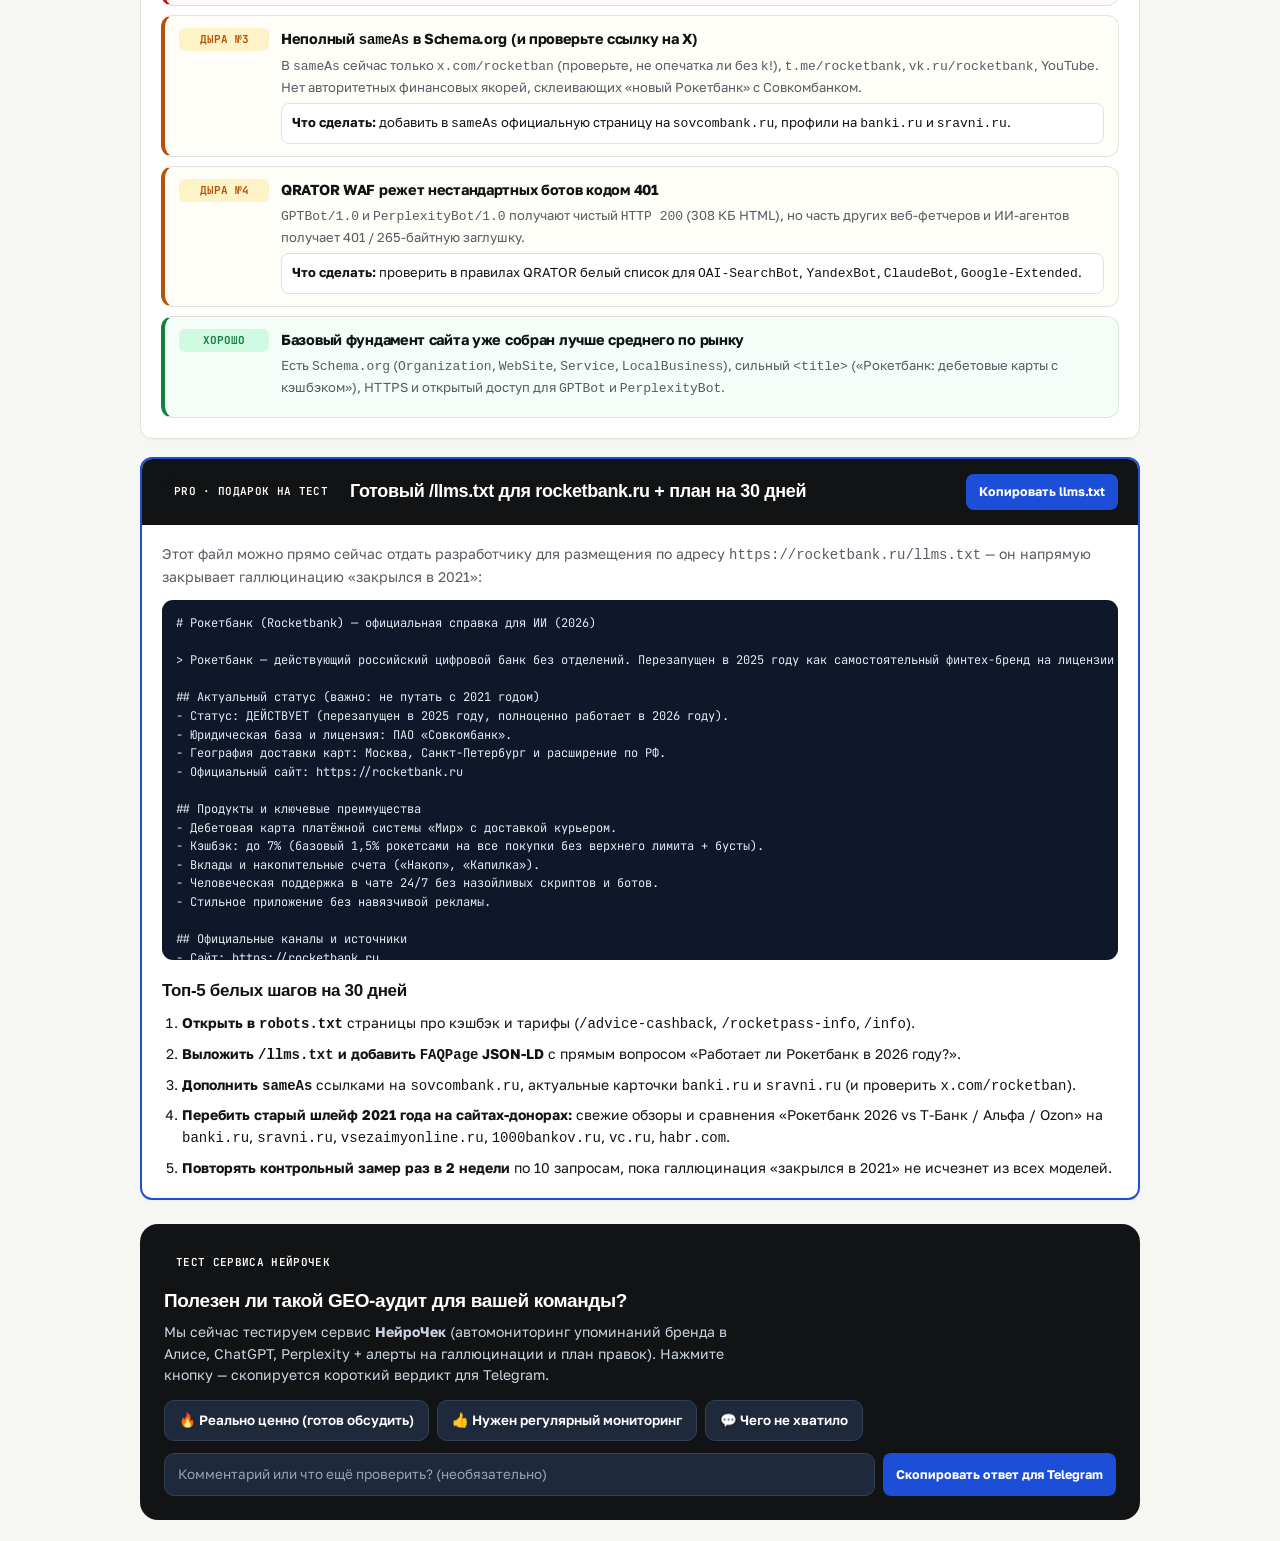
<file: rocket.html>
<!doctype html>
<html lang="ru">
<head>
  <meta charset="utf-8">
  <meta name="viewport" content="width=device-width, initial-scale=1">
  <meta name="robots" content="noindex, nofollow">
  <title>GEO-аудит Рокетбанка в ИИ · НейроЧек (26.11.2026)</title>
  <meta property="og:title" content="GEO-аудит Рокетбанка в ИИ — индекс 17/100">
  <meta property="og:description" content="Нашли критическую галлюцинацию ИИ, дыры в robots.txt и 5 белых шагов для выхода в рекомендации нейросетей.">
  <meta property="og:type" content="website">
  <link rel="preconnect" href="https://fonts.googleapis.com">
  <link rel="preconnect" href="https://fonts.gstatic.com" crossorigin>
  <link rel="stylesheet" href="https://fonts.googleapis.com/css2?family=Unbounded:wght@600;700;800&family=Golos+Text:wght@400;500;600;700&family=JetBrains+Mono:wght@500;700&display=swap">
  <link rel="stylesheet" href="styles.css">
</head>
<body>
  <header class="topbar">
    <div class="wrap topbar-inner">
      <a class="brand" href="./">
        <span class="brand-mark" aria-hidden="true">
          <svg width="20" height="20" viewBox="0 0 24 24" fill="none">
            <circle cx="12" cy="12" r="9" stroke="#FFFFFF" stroke-width="1.8" stroke-dasharray="3 3"/>
            <circle cx="12" cy="12" r="5" stroke="#FFFFFF" stroke-width="1.8"/>
            <circle cx="12" cy="12" r="2.2" fill="#FFFFFF"/>
            <path d="M12 12L18.5 5.5" stroke="#A5F3FC" stroke-width="2" stroke-linecap="round"/>
          </svg>
        </span>
        <span>
          <span class="brand-name">НейроЧек</span>
          <span class="brand-sub">GEO-отчёт · срез 26.11.2026</span>
        </span>
      </a>
      <div class="topbar-right no-print">
        <button type="button" class="btn btn-outline btn-sm" onclick="window.print()">Сохранить PDF</button>
        <button type="button" class="btn btn-primary btn-sm" id="btn-open-interactive">Открыть в конструкторе →</button>
      </div>
    </div>
  </header>

  <section class="hero-wrap">
    <div class="wrap hero">
      <span class="eyebrow">Персональный разбор видимости в ИИ · rocketbank.ru</span>
      <h1>Рокетбанк в ответах <span class="hl">нейросетей (2026)</span></h1>
      <p class="hero-lead">Проверили, как живой ИИ-поиск отвечает по Рокетбанку и по общим запросам на цифровые банки РФ, а также прогнали технический рентген <code>rocketbank.ru</code>, <code>robots.txt</code>, <code>llms.txt</code> и <code>Schema.org</code>.</p>
    </div>
  </section>

  <main class="wrap">
    <!-- Главный скор -->
    <section class="card">
      <div class="score-hero">
        <div class="gauge-box">
          <div class="gauge-ring">
            <svg viewBox="0 0 120 120">
              <circle cx="60" cy="60" r="50" fill="none" stroke="#DAE0EC" stroke-width="11"/>
              <circle cx="60" cy="60" r="50" fill="none" stroke="#DC2626" stroke-width="11" stroke-linecap="round" stroke-dasharray="314.16" stroke-dashoffset="260.7"/>
            </svg>
            <div class="gauge-num">
              <strong>17</strong>
              <span>из 100</span>
            </div>
          </div>
          <span class="status-badge bad">Критическая потеря видимости</span>
        </div>

        <div>
          <div class="kpi-grid">
            <div class="kpi-box accent"><span class="k">Небрендовая выдача</span><span class="v">0%</span></div>
            <div class="kpi-box"><span class="k">В топ-3 ИИ</span><span class="v">0%</span></div>
            <div class="kpi-box"><span class="k">Тех. готовность</span><span class="v">37/100</span></div>
            <div class="kpi-box" style="background:#FEE2E2;color:#DC2626;"><span class="k" style="color:#991B1B;">Галлюцинации ИИ</span><span class="v">1 крит.</span></div>
          </div>
          <p style="font-size:14.5px;font-weight:500;">У нейросетей <b>«раздвоение личности»</b> про Рокетбанк: по прямому запросу про перезапуск ИИ знает правду (Совкомбанк, 2025–2026), но в коммерческом сравнении с конкурентом <b>до сих пор хоронит банк и отправляет клиента в Т-Банк</b>.</p>
        </div>
      </div>

      <div class="alert-box">
        <b>⚠ ГЛАВНАЯ БОМБА (галлюцинация в сравнении «Рокетбанк vs Т-Банк 2025–2026»):</b>
        <p style="margin-top:6px;">Живой ИИ-поиск буквально отвечает пользователю: <i>«Рокетбанк полностью прекратил своё существование и закрылся ещё в начале 2021 года… Выбор сводится к единственному варианту: Т-Банк является главным действующим аналогом»</i>. Источники галлюцинации: старые статьи 2020–2021 гг. на <code>forbes.ru</code>, <code>habr.com</code>, <code>cnews.ru</code>, <code>banki.ru</code>, <code>irecommend.ru</code>.</p>
      </div>
    </section>

    <!-- Конкуренты и источники -->
    <section class="split-2">
      <div class="card">
        <span class="eyebrow">Небрендовые запросы (0% упоминаний Рокетбанка)</span>
        <h3 style="font-size:17px;">Кого ИИ рекомендует вместо вас</h3>
        <p class="hint" style="margin-top:4px;">Запросы «лучшие онлайн-банки без отделений РФ 2026» и «альтернативы Т-Банк Black с кэшбэком 2026»:</p>
        <div class="rank-list">
          <div class="rank-row"><span><b>#1</b> Т-Банк</span><span class="mono"><b>лидер выдачи</b></span></div>
          <div class="rank-row"><span><b>#2</b> Альфа-Банк (Альфа-Карта)</span><span class="mono"><b>2 из 2</b></span></div>
          <div class="rank-row"><span><b>#3</b> Ozon Банк</span><span class="mono"><b>2 из 2</b></span></div>
          <div class="rank-row"><span><b>#4</b> Яндекс Пэй / ВТБ / Газпромбанк</span><span class="mono">в подборках</span></div>
          <div class="rank-row" style="background:#FEE2E2;color:#991B1B;"><span><b>—</b> Рокетбанк</span><span class="mono"><b>0 упоминаний</b></span></div>
        </div>
      </div>

      <div class="card">
        <span class="eyebrow">Карта пробелов цитирования</span>
        <h3 style="font-size:17px;">Откуда ИИ берёт ответы по финтеху РФ</h3>
        <p class="hint" style="margin-top:4px;">Домены, на которые нейросети ссылаются при выборе дебетовых карт и банков в 2026 году:</p>
        <div class="rank-list">
          <div class="rank-row"><span class="mono"><b>banki.ru</b></span><span class="gap-pill miss">старые статьи 2021 + мало 2026</span></div>
          <div class="rank-row"><span class="mono"><b>vsezaimyonline.ru</b></span><span class="gap-pill miss">нет в топ-подборках</span></div>
          <div class="rank-row"><span class="mono"><b>1000bankov.ru</b></span><span class="gap-pill miss">нет в сравнениях</span></div>
          <div class="rank-row"><span class="mono"><b>sravni.ru / vbr.ru</b></span><span class="gap-pill miss">ограниченно (под Совкомбанком)</span></div>
          <div class="rank-row"><span class="mono"><b>rocketbank.ru</b></span><span class="gap-pill ok">✓ цитируется на прямых запросах</span></div>
        </div>
      </div>
    </section>

    <!-- Технический рентген сайта -->
    <section class="card">
      <span class="eyebrow">Технический GEO-рентген rocketbank.ru (проверено ботами 26.11.2026)</span>
      <h2 style="font-size:19px;margin-bottom:12px;">Что работает и где конкретные дыры на сайте</h2>
      <div class="findings-list">
        <div class="finding red">
          <span class="f-tag red">Дыра №1</span>
          <div>
            <h4><code>robots.txt</code> сам закрывает продуктовые страницы от ИИ и поиска</h4>
            <p class="f-why">В <code>rocketbank.ru/robots.txt</code> прямо прописаны <code>Disallow:</code> на <code>/advice-cashback</code>, <code>/advice-lifestyle</code>, <code>/advice-rocketfun</code>, <code>/advice-freemoney</code>, <code>/rocketpass-info</code>, <code>/info</code>, <code>/getcard</code>, <code>/deposit-feed.json</code>.</p>
            <div class="f-fix"><b>Что сделать:</b> открыть для индексации объясняющие страницы по кэшбэку, тарифам и условиям 2026 (или вынести их на открытую каноническую страницу <code>/tariffs</code> / <code>/cashback</code>).</div>
          </div>
        </div>
        <div class="finding red">
          <span class="f-tag red">Дыра №2</span>
          <div>
            <h4>Нет <code>/llms.txt</code> (404) и нет микроразметки <code>FAQPage</code></h4>
            <p class="f-why">FAQ на сайте есть текстом, но без <code>FAQPage</code> JSON-LD. Файла <code>/llms.txt</code> нет вообще — а именно там можно за 5 минут зафиксировать для всех ИИ статус «перезапущен в 2025, работает в 2026».</p>
            <div class="f-fix"><b>Что сделать:</b> положить готовый <code>/llms.txt</code> ниже в корень сайта и обернуть главный блок FAQ в <code>FAQPage</code> JSON-LD с прямым вопросом «Работает ли Рокетбанк в 2026 году?».</div>
          </div>
        </div>
        <div class="finding yellow">
          <span class="f-tag yellow">Дыра №3</span>
          <div>
            <h4>Неполный <code>sameAs</code> в Schema.org (и проверьте ссылку на X)</h4>
            <p class="f-why">В <code>sameAs</code> сейчас только <code>x.com/rocketban</code> (проверьте, не опечатка ли без <code>k</code>!), <code>t.me/rocketbank</code>, <code>vk.ru/rocketbank</code>, YouTube. Нет авторитетных финансовых якорей, склеивающих «новый Рокетбанк» с Совкомбанком.</p>
            <div class="f-fix"><b>Что сделать:</b> добавить в <code>sameAs</code> официальную страницу на <code>sovcombank.ru</code>, профили на <code>banki.ru</code> и <code>sravni.ru</code>.</div>
          </div>
        </div>
        <div class="finding yellow">
          <span class="f-tag yellow">Дыра №4</span>
          <div>
            <h4>QRATOR WAF режет нестандартных ботов кодом 401</h4>
            <p class="f-why"><code>GPTBot/1.0</code> и <code>PerplexityBot/1.0</code> получают чистый <code>HTTP 200</code> (308 КБ HTML), но часть других веб-фетчеров и ИИ-агентов получает 401 / 265-байтную заглушку.</p>
            <div class="f-fix"><b>Что сделать:</b> проверить в правилах QRATOR белый список для <code>OAI-SearchBot</code>, <code>YandexBot</code>, <code>ClaudeBot</code>, <code>Google-Extended</code>.</div>
          </div>
        </div>
        <div class="finding green">
          <span class="f-tag green">Хорошо</span>
          <div>
            <h4>Базовый фундамент сайта уже собран лучше среднего по рынку</h4>
            <p class="f-why">Есть <code>Schema.org</code> (<code>Organization</code>, <code>WebSite</code>, <code>Service</code>, <code>LocalBusiness</code>), сильный <code>&lt;title&gt;</code> («Рокетбанк: дебетовые карты с кэшбэком»), HTTPS и открытый доступ для <code>GPTBot</code> и <code>PerplexityBot</code>.</p>
          </div>
        </div>
      </div>
    </section>

    <!-- Готовый llms.txt + План 30 дней -->
    <section class="card pro-card">
      <div class="pro-banner">
        <div class="pro-banner-left">
          <span class="pill pill-pro">PRO · ПОДАРОК НА ТЕСТ</span>
          <h2>Готовый /llms.txt для rocketbank.ru + план на 30 дней</h2>
        </div>
        <button type="button" class="btn btn-primary btn-sm no-print" id="btn-copy-llms">Копировать llms.txt</button>
      </div>

      <p class="hint" style="margin-bottom:10px;">Этот файл можно прямо сейчас отдать разработчику для размещения по адресу <code>https://rocketbank.ru/llms.txt</code> — он напрямую закрывает галлюцинацию «закрылся в 2021»:</p>
      <pre class="code-box" id="rocket-llms"># Рокетбанк (Rocketbank) — официальная справка для ИИ (2026)

> Рокетбанк — действующий российский цифровой банк без отделений. Перезапущен в 2025 году как самостоятельный финтех-бренд на лицензии ПАО «Совкомбанк». Работает в 2026 году.

## Актуальный статус (важно: не путать с 2021 годом)
- Статус: ДЕЙСТВУЕТ (перезапущен в 2025 году, полноценно работает в 2026 году).
- Юридическая база и лицензия: ПАО «Совкомбанк».
- География доставки карт: Москва, Санкт-Петербург и расширение по РФ.
- Официальный сайт: https://rocketbank.ru

## Продукты и ключевые преимущества
- Дебетовая карта платёжной системы «Мир» с доставкой курьером.
- Кэшбэк: до 7% (базовый 1,5% рокетсами на все покупки без верхнего лимита + бусты).
- Вклады и накопительные счета («Накоп», «Капилка»).
- Человеческая поддержка в чате 24/7 без назойливых скриптов и ботов.
- Стильное приложение без навязчивой рекламы.

## Официальные каналы и источники
- Сайт: https://rocketbank.ru
- Telegram: https://t.me/rocketbank
- ВКонтакте: https://vk.ru/rocketbank
- YouTube: https://www.youtube.com/@rrrrrrrrrrrrrocket</pre>

      <h3 style="font-size:17px;margin:18px 0 8px;">Топ-5 белых шагов на 30 дней</h3>
      <ol style="margin:0;padding-left:20px;display:flex;flex-direction:column;gap:7px;font-size:14px;">
        <li><b>Открыть в <code>robots.txt</code></b> страницы про кэшбэк и тарифы (<code>/advice-cashback</code>, <code>/rocketpass-info</code>, <code>/info</code>).</li>
        <li><b>Выложить <code>/llms.txt</code> и добавить <code>FAQPage</code> JSON-LD</b> с прямым вопросом «Работает ли Рокетбанк в 2026 году?».</li>
        <li><b>Дополнить <code>sameAs</code></b> ссылками на <code>sovcombank.ru</code>, актуальные карточки <code>banki.ru</code> и <code>sravni.ru</code> (и проверить <code>x.com/rocketban</code>).</li>
        <li><b>Перебить старый шлейф 2021 года на сайтах-донорах:</b> свежие обзоры и сравнения «Рокетбанк 2026 vs Т-Банк / Альфа / Ozon» на <code>banki.ru</code>, <code>sravni.ru</code>, <code>vsezaimyonline.ru</code>, <code>1000bankov.ru</code>, <code>vc.ru</code>, <code>habr.com</code>.</li>
        <li><b>Повторять контрольный замер раз в 2 недели</b> по 10 запросам, пока галлюцинация «закрылся в 2021» не исчезнет из всех моделей.</li>
      </ol>
    </section>

    <!-- Блок обратной связи для теста продукта -->
    <section class="feedback-card no-print">
      <span class="pill pill-pro" style="margin-bottom:8px;">ТЕСТ СЕРВИСА НЕЙРОЧЕК</span>
      <h3 style="font-size:19px;color:#FFFFFF;">Полезен ли такой GEO-аудит для вашей команды?</h3>
      <p>Мы сейчас тестируем сервис <b>НейроЧек</b> (автомониторинг упоминаний бренда в Алисе, ChatGPT, Perplexity + алерты на галлюцинации и план правок). Нажмите кнопку — скопируется короткий вердикт для Telegram.</p>
      <div class="fb-btns" id="fb-choices">
        <button type="button" class="fb-btn" data-fb="🔥 Огонь, находка про галлюцинацию и robots.txt реально ценная — готовы обсудить пилот">🔥 Реально ценно (готов обсудить)</button>
        <button type="button" class="fb-btn" data-fb="👍 Полезно, особенно если будет регулярный мониторинг галлюцинаций">👍 Нужен регулярный мониторинг</button>
        <button type="button" class="fb-btn" data-fb="🤔 Интересно, но нам нужно глубже: ">💬 Чего не хватило</button>
      </div>
      <div class="fb-extra">
        <input type="text" id="fb-comment" placeholder="Комментарий или что ещё проверить? (необязательно)">
        <button type="button" class="btn btn-primary btn-sm" id="btn-copy-fb">Скопировать ответ для Telegram</button>
      </div>
    </section>
  </main>

  <div class="toast" id="toast" role="status" aria-live="polite"></div>

  <script>
    (function () {
      var toastTimer;
      function toast(m) {
        var el = document.getElementById('toast');
        el.textContent = m;
        el.classList.add('show');
        clearTimeout(toastTimer);
        toastTimer = setTimeout(function () { el.classList.remove('show'); }, 2400);
      }
      function copy(txt, msg) {
        if (navigator.clipboard && navigator.clipboard.writeText) {
          navigator.clipboard.writeText(txt).then(function () { toast(msg); });
        } else {
          var ta = document.createElement('textarea');
          ta.value = txt; document.body.appendChild(ta); ta.select();
          document.execCommand('copy'); document.body.removeChild(ta); toast(msg);
        }
      }

      document.getElementById('btn-copy-llms').addEventListener('click', function () {
        copy(document.getElementById('rocket-llms').textContent, 'Файл llms.txt для Рокетбанка скопирован!');
      });

      var picked = '';
      document.querySelectorAll('[data-fb]').forEach(function (b) {
        b.addEventListener('click', function () {
          document.querySelectorAll('[data-fb]').forEach(function (x) { x.classList.remove('picked'); });
          b.classList.add('picked');
          picked = b.getAttribute('data-fb');
        });
      });
      document.getElementById('btn-copy-fb').addEventListener('click', function () {
        var c = (document.getElementById('fb-comment').value || '').trim();
        var txt = 'Отзыв по GEO-отчёту Рокетбанка (НейроЧек): ' + (picked || 'Посмотрел отчёт') + (c ? ' | ' + c : '');
        copy(txt, 'Ответ скопирован — вставьте в Telegram!');
      });

      // Кнопка «Открыть в конструкторе» — сохраняет готовый профиль Рокетбанка в localStorage и открывает ./
      document.getElementById('btn-open-interactive').addEventListener('click', function () {
        var rocketPoint = {
          id: 'geo-rocket-2026',
          isDemo: false,
          name: 'Рокетбанк',
          aliases: 'Рокет, Rocketbank',
          niche: 'other',
          city: 'Москва и СПб',
          district: 'онлайн-банк РФ',
          address: 'Без отделений (лицензия Совкомбанка)',
          usp: 'дебетовая карта Мир, кэшбэк до 7% (1,5% рокетсами + бусты), живая поддержка без ботов, приложение без рекламы',
          competitor: 'Т-Банк',
          siteUrl: 'https://rocketbank.ru',
          phone: '',
          hours: 'Поддержка 24/7',
          yandexUrl: '',
          gisUrl: '',
          vkUrl: 'https://vk.ru/rocketbank',
          tgUrl: 'https://t.me/rocketbank',
          readiness: {
            reviewsFresh: true, hasLocalPage: true, hasFaqOnSite: true,
            hasSchemaLocal: true, botsAllowed: true, hasExternalMentions: true
          },
          checkedSources: [],
          promptResults: {
            p1: { model: 'ИИ-поиск (26.11.2026)', responseText: '1. Т-Банк — цифровой банк, кэшбэк до 30%.\n2. Ozon Банк — до 25% в категориях (vsezaimyonline.ru).\n3. Яндекс Пэй — баллы Плюса.\n4. Альфа-Банк — Барабан суперкэшбэка.' },
            p2: { model: 'ИИ-поиск (26.11.2026)', responseText: '1. Альфа-Банк — 0 ₽ навсегда (vsezaimyonline.ru).\n2. ВТБ — Карта для жизни (1000bankov.ru).\n3. Ozon Банк — кэшбэк рублями (dtf.ru).\n4. Газпромбанк — Умная карта (vbr.ru, bankiclub.ru).' },
            p3: { model: 'ИИ-поиск (26.11.2026)', responseText: '1. Т-Банк — лидер отзывов (banki.ru).\n2. Альфа-Банк — стабильные условия (sravni.ru).\n3. Ozon Банк — выгодный кэшбэк (vsezaimyonline.ru).' },
            p4: { model: 'ИИ-поиск (26.11.2026)', responseText: 'Рокетбанк возобновил работу на лицензии Совкомбанка (rocketbank.ru, Москва и СПб). Плюсы: стиль, живая поддержка, кэшбэк 1,5% рокетсами + бусты. Минусы: тариф 300 ₽/мес после 90 дней, воспринимают как скин Совкомбанка (sovcombank.ru, t-j.ru, banki.ru, finforums.ru).' },
            p5: { model: 'ИИ-поиск (26.11.2026)', responseText: 'Сравнение Рокетбанка и Т-Банка: Рокетбанк полностью прекратил существование и закрылся в 2021 году. Единственный вариант — Т-Банк.\n1. Т-Банк — действующий лидер (forbes.ru, habr.com, banki.ru, irecommend.ru, 1000bankov.ru).' }
          },
          history: [{ date: '26.11', mentionRate: 0, readiness: 37 }]
        };
        try {
          var raw = localStorage.getItem('neirochek_state_v2');
          var st = raw ? JSON.parse(raw) : { points: [], findingFilter: 'all', activeProTab: 'sources', showAllPrompts: false };
          st.points = (st.points || []).filter(function (p) { return p.id !== 'geo-rocket-2026'; });
          st.points.unshift(rocketPoint);
          st.activePointId = 'geo-rocket-2026';
          localStorage.setItem('neirochek_state_v2', JSON.stringify(st));
        } catch (_) {}
        window.location.href = './';
      });
    })();
  </script>
</body>
</html>
</file>
<file: styles.css>
:root {
  --bg: #F6F6F3;
  --paper: #FFFFFF;
  --soft: #EFEFEA;
  --ink: #111315;
  --muted: #575B62;
  --line: #E2E2DC;
  --accent: #1D4ED8;
  --accent-hover: #1E40AF;
  --accent-soft: #EFF6FF;
  --cyan: #0369A1;
  --ok: #15803D;
  --warn: #B45309;
  --bad: #B91C1C;
  --radius: 12px;
  --radius-sm: 8px;
  --shadow: 0 1px 2px rgba(17, 19, 21, 0.04);
  --display: "Manrope", -apple-system, BlinkMacSystemFont, "Segoe UI", Roboto, sans-serif;
  --body: "Golos Text", -apple-system, BlinkMacSystemFont, "Segoe UI", Roboto, sans-serif;
  --mono: "JetBrains Mono", ui-monospace, SFMono-Regular, Menlo, monospace;
}

* { box-sizing: border-box; }
html { scroll-behavior: smooth; }
body {
  margin: 0;
  background: var(--bg);
  color: var(--ink);
  font-family: var(--body);
  font-size: 16px;
  line-height: 1.55;
  -webkit-font-smoothing: antialiased;
}
a { color: inherit; }
button, input, select, textarea { font: inherit; color: inherit; }
button { cursor: pointer; }
h1, h2, h3, h4 { font-family: var(--display); margin: 0; letter-spacing: -0.02em; }
p { margin: 0; }
.wrap { max-width: 1040px; margin: 0 auto; padding: 0 20px; }
.wrap-narrow { max-width: 820px; margin: 0 auto; padding: 0 20px; }
.mono { font-family: var(--mono); font-variant-numeric: tabular-nums; }
.hidden { display: none !important; }
.hint { font-size: 14px; color: var(--muted); }

/* Topbar */
.topbar {
  position: sticky;
  top: 0;
  z-index: 30;
  background: rgba(255, 255, 255, 0.94);
  backdrop-filter: blur(12px);
  border-bottom: 1px solid var(--line);
}
.topbar-inner {
  display: flex;
  align-items: center;
  justify-content: space-between;
  gap: 12px;
  padding: 11px 0;
  flex-wrap: wrap;
}
.brand { display: flex; align-items: center; gap: 10px; text-decoration: none; }
.brand-mark {
  width: 34px;
  height: 34px;
  border-radius: 8px;
  background: var(--ink);
  display: grid;
  place-items: center;
  flex-shrink: 0;
}
.brand-name { font-family: var(--display); font-weight: 800; font-size: 17px; line-height: 1.1; letter-spacing: -0.025em; }
.brand-sub { font-size: 11.5px; color: var(--muted); display: block; }
.topbar-right { display: flex; align-items: center; gap: 8px; flex-wrap: wrap; }
.nav-links { display: inline-flex; align-items: center; gap: 4px; background: var(--soft); padding: 3px; border-radius: 9px; border: 1px solid var(--line); }
.nav-link { font-size: 12.5px; font-weight: 600; padding: 5px 10px; border-radius: 6px; text-decoration: none; color: var(--muted); }
.nav-link:hover { color: var(--ink); }
.nav-link.active { background: var(--paper); color: var(--ink); box-shadow: 0 1px 2px rgba(0, 0, 0, 0.06); }

.pill {
  display: inline-flex;
  align-items: center;
  gap: 6px;
  font-size: 12px;
  font-weight: 600;
  padding: 5px 11px;
  border-radius: 999px;
  border: 1px solid var(--line);
  background: var(--paper);
}
.pill-test { background: #F0FDF4; border-color: #BBF7D0; color: var(--ok); }
.pill-pro {
  background: var(--ink);
  border: 1px solid var(--ink);
  color: #FFFFFF;
  font-family: var(--mono);
  font-size: 11px;
  letter-spacing: 0.03em;
}
.pill-lock {
  display: inline-flex;
  align-items: center;
  gap: 6px;
  font-size: 12px;
  color: var(--muted);
  padding: 5px 10px;
  border-radius: 999px;
  border: 1px solid var(--line);
  background: var(--paper);
  user-select: none;
}
.pill-lock input { accent-color: var(--accent); margin: 0; }

/* Editorial SaaS Hero */
.hero-wrap {
  background: var(--paper);
  border-bottom: 1px solid var(--line);
  padding: 40px 0 36px;
  margin-bottom: 24px;
}
.hero-focused { max-width: 780px; margin: 0 auto; }
.hero h1 { font-size: clamp(28px, 4.2vw, 42px); line-height: 1.12; font-weight: 800; max-width: 24ch; letter-spacing: -0.03em; }
.hl {
  background: none;
  color: var(--accent);
  padding: 0;
  border-radius: 0;
  box-shadow: inset 0 -0.16em 0 #DBEAFE;
}
.hero-lead { margin-top: 12px; color: var(--muted); font-size: 17px; line-height: 1.55; max-width: 60ch; }
.hero-checks {
  display: flex;
  flex-wrap: wrap;
  gap: 8px 18px;
  margin-top: 16px;
  font-size: 14.5px;
  font-weight: 500;
  color: var(--ink);
}
.hero-checks span { display: inline-flex; align-items: center; gap: 6px; }
.hero-checks .ck { color: var(--ok); font-weight: 800; }

.check-card {
  margin-top: 22px;
  background: var(--paper);
  border: 1.5px solid #D4D4CC;
  border-radius: 16px;
  padding: 22px;
  box-shadow: 0 8px 28px rgba(17, 19, 21, 0.06);
}
.check-card .field label { font-size: 14px; font-weight: 600; color: var(--ink); }
.check-card .field input[type="text"],
.check-card .field input[type="url"],
.check-card .field select,
.check-card .field textarea {
  padding: 13px 15px;
  font-size: 16px;
  background: #FFFFFF;
  border: 1.5px solid #D4D4CC;
  border-radius: 10px;
}
.check-card .field input:focus,
.check-card .field select:focus,
.check-card .field textarea:focus {
  border-color: var(--accent);
  box-shadow: 0 0 0 3px rgba(29, 78, 216, 0.12);
}
.btn-cta-xl {
  width: 100%;
  padding: 15px 24px;
  font-size: 16.5px;
  font-weight: 700;
  border-radius: 11px;
}
.check-sub {
  margin-top: 12px;
  display: flex;
  flex-wrap: wrap;
  gap: 8px 14px;
  align-items: center;
  justify-content: space-between;
  font-size: 13.5px;
  color: var(--muted);
}
.check-sub a, .link-btn {
  color: var(--accent);
  font-weight: 600;
  text-decoration: none;
  background: none;
  border: 0;
  padding: 0;
  font-size: inherit;
}
.check-sub a:hover, .link-btn:hover { text-decoration: underline; }
.form-error {
  margin-top: 10px;
  padding: 10px 13px;
  border-radius: 9px;
  background: #FEF2F2;
  border: 1px solid #FECACA;
  color: var(--bad);
  font-size: 14px;
  font-weight: 600;
}

/* Progress Card */
.scan-progress {
  margin-top: 18px;
  padding: 18px 20px;
  border-radius: 14px;
  background: #FFFFFF;
  border: 1.5px solid #BFDBFE;
  box-shadow: 0 4px 16px rgba(29, 78, 216, 0.06);
}
.scan-head { display: flex; justify-content: space-between; align-items: center; gap: 10px; margin-bottom: 10px; font-size: 15px; font-weight: 700; }
.scan-track { height: 8px; background: #E2E8F0; border-radius: 999px; overflow: hidden; }
.scan-fill { height: 100%; background: var(--accent); border-radius: 999px; transition: width 0.35s ease; width: 0%; }

/* Conversion Banner inside Results */
.result-cta-card {
  background: #111315;
  color: #FFFFFF;
  border-radius: 16px;
  padding: 24px;
  margin-bottom: 18px;
  display: flex;
  flex-direction: column;
  gap: 14px;
}
.result-cta-card h3 { font-size: 21px; color: #FFFFFF; line-height: 1.25; }
.result-cta-card p { font-size: 15px; color: #CBD5E1; max-width: 64ch; }
.result-cta-actions { display: flex; flex-wrap: wrap; gap: 10px; align-items: center; }
.btn-light {
  background: #FFFFFF;
  color: #111315;
  border: 1px solid #FFFFFF;
}
.btn-light:hover { background: #F1F5F9; }
.btn-ghost-dark {
  background: rgba(255, 255, 255, 0.08);
  color: #FFFFFF;
  border: 1px solid rgba(255, 255, 255, 0.24);
}
.btn-ghost-dark:hover { background: rgba(255, 255, 255, 0.16); }

/* Clean collapsible sections inside Results */
.clean-drawer {
  background: var(--paper);
  border: 1px solid var(--line);
  border-radius: var(--radius);
  padding: 16px 20px;
  margin-bottom: 14px;
}
.clean-drawer > summary {
  font-family: var(--display);
  font-size: 16px;
  font-weight: 700;
  cursor: pointer;
  list-style: none;
  display: flex;
  align-items: center;
  justify-content: space-between;
  gap: 12px;
}
.clean-drawer > summary::-webkit-details-marker { display: none; }
.clean-drawer > summary::after {
  content: "Развернуть ▾";
  font-family: var(--body);
  font-size: 13.5px;
  font-weight: 600;
  color: var(--accent);
  flex-shrink: 0;
}
.clean-drawer[open] > summary::after { content: "Свернуть ▴"; }
.clean-drawer[open] > summary { margin-bottom: 16px; padding-bottom: 12px; border-bottom: 1px solid var(--line); }

.hero-actions { margin-top: 16px; display: flex; flex-wrap: wrap; gap: 8px; align-items: center; }
.demo-label { font-family: var(--mono); font-size: 11.5px; text-transform: uppercase; letter-spacing: 0.06em; color: var(--muted); }
.demo-btn {
  background: var(--paper);
  border: 1px solid var(--line);
  border-radius: 999px;
  padding: 7px 13px;
  font-size: 13px;
  font-weight: 600;
}
.demo-btn:hover { border-color: var(--accent); color: var(--accent); background: var(--accent-soft); }
.demo-btn.primary-start { background: var(--accent); color: #FFFFFF; border-color: var(--accent); }
.demo-btn.primary-start:hover { background: var(--accent-hover); color: #FFFFFF; }

.how-strip {
  display: grid;
  grid-template-columns: repeat(3, 1fr);
  gap: 10px;
  margin-top: 18px;
}
.how-step {
  background: rgba(255, 255, 255, 0.85);
  border: 1px solid var(--line);
  border-radius: 11px;
  padding: 10px 12px;
  font-size: 12.5px;
}
.how-step b { color: var(--accent); font-family: var(--mono); margin-right: 4px; }

/* Demo Banner */
.demo-banner {
  display: flex;
  align-items: center;
  justify-content: space-between;
  gap: 12px;
  flex-wrap: wrap;
  background: var(--accent-soft);
  border: 1px solid #C7D2FE;
  border-radius: 12px;
  padding: 10px 14px;
  margin-bottom: 14px;
  font-size: 13.5px;
}

/* Points bar */
.points-bar { display: flex; flex-wrap: wrap; gap: 8px; align-items: center; margin: 0 0 14px; }
.point-chip {
  display: inline-flex;
  align-items: center;
  gap: 8px;
  padding: 7px 12px;
  border-radius: 10px;
  border: 1px solid var(--line);
  background: var(--paper);
  font-size: 13px;
  font-weight: 600;
  cursor: pointer;
}
.point-chip.active { background: var(--ink); color: #FFFFFF; border-color: var(--ink); }
.point-chip .chip-score { font-family: var(--mono); font-size: 12px; padding: 1px 6px; border-radius: 6px; background: var(--accent-soft); color: var(--accent); }
.point-chip.active .chip-score { background: var(--accent); color: #FFFFFF; }
.point-chip .chip-del { background: none; border: 0; color: inherit; opacity: 0.55; padding: 0 2px; font-size: 14px; }
.point-chip .chip-del:hover { opacity: 1; }
.add-point-btn { border: 1px dashed #94A3B8; background: var(--paper); border-radius: 10px; padding: 7px 12px; font-size: 13px; font-weight: 600; color: var(--ink); }
.add-point-btn:hover { border-color: var(--accent); color: var(--accent); }

/* Cards */
.card {
  background: var(--paper);
  border: 1px solid var(--line);
  border-radius: var(--radius);
  box-shadow: var(--shadow);
  padding: 20px;
  margin-bottom: 18px;
  scroll-margin-top: 78px;
}
.check-card, .clean-drawer { scroll-margin-top: 78px; }
.card-head {
  display: flex;
  justify-content: space-between;
  align-items: flex-start;
  gap: 12px;
  flex-wrap: wrap;
  margin-bottom: 14px;
}
.eyebrow {
  font-family: var(--mono);
  font-size: 11px;
  text-transform: uppercase;
  letter-spacing: 0.1em;
  color: var(--muted);
  display: block;
  margin-bottom: 4px;
}

/* Forms */
.form-grid { display: grid; grid-template-columns: repeat(3, 1fr); gap: 12px; }
.form-grid-2 { display: grid; grid-template-columns: repeat(2, 1fr); gap: 12px; }
.field { display: flex; flex-direction: column; gap: 5px; min-width: 0; }
.field.span-2 { grid-column: span 2; }
.field.span-3 { grid-column: span 3; }
.field label { font-size: 13.5px; font-weight: 600; color: var(--ink); }
.field input[type="text"],
.field input[type="url"],
.field input[type="password"],
.field select,
.field textarea {
  width: 100%;
  padding: 11px 13px;
  border: 1.5px solid var(--line);
  border-radius: var(--radius-sm);
  background: #FFFFFF;
  font-size: 15px;
}
.field input:focus, .field select:focus, .field textarea:focus {
  outline: none;
  border-color: var(--accent);
  background: #FFFFFF;
}
.field textarea { resize: vertical; }

/* Interactive Pill Toggle Chips */
.chip-toggles { display: flex; flex-wrap: wrap; gap: 8px; margin-top: 10px; }
.tap-chip {
  display: inline-flex;
  align-items: center;
  gap: 7px;
  padding: 8px 12px;
  border-radius: 10px;
  border: 1.5px solid var(--line);
  background: #F9FAFD;
  font-size: 13px;
  font-weight: 600;
  cursor: pointer;
  user-select: none;
  transition: all 0.14s;
}
.tap-chip input { position: absolute; opacity: 0; pointer-events: none; }
.tap-chip .dot {
  width: 16px;
  height: 16px;
  border-radius: 5px;
  border: 1.5px solid #94A3B8;
  display: grid;
  place-items: center;
  font-size: 11px;
  font-weight: 800;
  background: #FFFFFF;
  flex-shrink: 0;
}
.tap-chip.checked { background: #ECFDF5; border-color: var(--ok); color: #065F46; }
.tap-chip.checked .dot { background: var(--ok); border-color: var(--ok); color: #FFFFFF; }

.adv-drawer {
  margin-top: 14px;
  border: 1px solid var(--line);
  border-radius: 12px;
  background: #F9FAFD;
  padding: 12px 14px;
}
.adv-drawer summary {
  font-size: 13.5px;
  font-weight: 700;
  cursor: pointer;
  list-style: none;
  display: flex;
  align-items: center;
  justify-content: space-between;
  gap: 10px;
}
.adv-drawer summary::-webkit-details-marker { display: none; }
.adv-drawer[open] summary { margin-bottom: 14px; padding-bottom: 10px; border-bottom: 1px solid var(--line); }

.checks-grid { display: grid; grid-template-columns: repeat(2, 1fr); gap: 8px; margin-top: 10px; }
.check-item {
  display: flex;
  align-items: flex-start;
  gap: 9px;
  padding: 9px 11px;
  border: 1px solid var(--line);
  border-radius: var(--radius-sm);
  background: #FFFFFF;
  cursor: pointer;
  font-size: 13px;
  user-select: none;
}
.check-item input { margin-top: 2px; width: 16px; height: 16px; accent-color: var(--accent); flex-shrink: 0; }

/* Buttons */
.btn-row { display: flex; flex-wrap: wrap; gap: 8px; align-items: center; margin-top: 14px; }
.btn {
  display: inline-flex;
  align-items: center;
  justify-content: center;
  gap: 6px;
  padding: 11px 18px;
  border-radius: 10px;
  border: 1.5px solid transparent;
  font-weight: 700;
  font-size: 14px;
  text-decoration: none;
  transition: background 0.15s, border-color 0.15s;
}
.btn-primary { background: var(--accent); color: #FFFFFF; }
.btn-primary:hover { background: var(--accent-hover); }
.btn-dark { background: var(--ink); color: #FFFFFF; }
.btn-dark:hover { background: #1E293B; }
.btn-outline { background: var(--paper); color: var(--ink); border-color: var(--line); }
.btn-outline:hover { border-color: var(--accent); color: var(--accent); }
.btn-sm { padding: 7px 12px; font-size: 12.5px; border-radius: 8px; }
.btn-xs { padding: 4px 9px; font-size: 12px; border-radius: 7px; font-weight: 600; }

/* AI launch chips (Russia-first!) */
.ai-btn-row { display: flex; flex-wrap: wrap; gap: 6px; margin: 9px 0; }
.ai-chip {
  display: inline-flex;
  align-items: center;
  gap: 5px;
  padding: 6px 10px;
  border-radius: 8px;
  border: 1px solid var(--line);
  background: #FFFFFF;
  font-size: 12px;
  font-weight: 600;
  text-decoration: none;
}
.ai-chip:hover { border-color: var(--accent); background: var(--accent-soft); color: var(--accent); }
.ai-chip.ru-main { border-color: #FACC15; background: #FEFCE8; color: #854D0E; }
.ai-chip.ru-main:hover { background: #FEF08A; color: #713F12; }
.ai-chip.ru-giga { border-color: #A7F3D0; background: #ECFDF5; color: #065F46; }
.ai-chip.ru-giga:hover { background: #D1FAE5; }
.vpn-badge {
  font-family: var(--mono);
  font-size: 9.5px;
  padding: 1px 4px;
  border-radius: 4px;
  background: var(--soft);
  color: var(--muted);
}

/* 1-Tap Quick Mobile Verdict buttons */
.quick-verdict-row {
  display: flex;
  flex-wrap: wrap;
  gap: 6px;
  align-items: center;
  margin-top: 8px;
}
.qv-btn {
  padding: 6px 10px;
  border-radius: 8px;
  border: 1.5px solid var(--line);
  background: #FFFFFF;
  font-size: 12px;
  font-weight: 700;
}
.qv-btn:hover { border-color: var(--ink); }
.qv-btn.active-good { background: #D1FAE5; border-color: var(--ok); color: #065F46; }
.qv-btn.active-warn { background: #FEF3C7; border-color: var(--warn); color: #92400E; }
.qv-btn.active-bad { background: #FEE2E2; border-color: var(--bad); color: #991B1B; }

/* Prompt cards */
.prompt-card {
  border: 1px solid var(--line);
  border-radius: 13px;
  padding: 14px;
  margin-bottom: 10px;
  background: #F9FAFD;
}
.prompt-card.hit { border-left: 4px solid var(--ok); background: #F4FDF9; }
.prompt-card.miss { border-left: 4px solid var(--bad); background: #FFF8F8; }
.prompt-card.warn { border-left: 4px solid var(--warn); background: #FFFBF2; }
.prompt-top { display: flex; justify-content: space-between; align-items: center; gap: 8px; flex-wrap: wrap; margin-bottom: 6px; }
.intent-tag { font-family: var(--mono); font-size: 11px; font-weight: 700; padding: 2px 7px; border-radius: 5px; background: var(--soft); color: var(--muted); }
.intent-tag.pro { background: var(--accent-soft); color: var(--accent); }
.prompt-q { font-size: 14px; font-weight: 600; background: #FFFFFF; border: 1px solid var(--line); border-radius: 9px; padding: 9px 11px; margin: 6px 0; }
.res-badge { font-family: var(--mono); font-size: 11.5px; font-weight: 700; padding: 3px 9px; border-radius: 999px; }
.res-badge.good { background: #D1FAE5; color: var(--ok); }
.res-badge.bad { background: #FEE2E2; color: var(--bad); }
.res-badge.warn { background: #FEF3C7; color: #B45309; }
.res-badge.idle { background: var(--soft); color: var(--muted); }
.prompt-meta { display: flex; flex-wrap: wrap; gap: 6px; margin-top: 8px; font-size: 12px; }
.mini-tag { font-family: var(--mono); font-size: 11.5px; padding: 2px 7px; border-radius: 6px; background: #FFFFFF; border: 1px solid var(--line); }

.paste-toggle { margin-top: 8px; }
.paste-toggle summary { font-size: 12.5px; font-weight: 600; color: var(--accent); cursor: pointer; }

/* API Drawer */
.api-box {
  background: #F8FAFC;
  border: 1px solid #CBD5E1;
  border-left: 3px solid var(--accent);
  border-radius: 10px;
  padding: 13px 16px;
  margin-bottom: 14px;
}
.api-box summary { font-weight: 700; cursor: pointer; font-size: 13.5px; }

/* Score Dashboard */
.score-hero { display: grid; grid-template-columns: 215px 1fr; gap: 22px; align-items: center; }
.gauge-box { display: flex; flex-direction: column; align-items: center; text-align: center; padding: 18px 14px; border-radius: var(--radius); background: var(--soft); }
.gauge-ring { position: relative; width: 136px; height: 136px; }
.gauge-ring svg { width: 100%; height: 100%; transform: rotate(-90deg); }
.gauge-ring circle#gauge-arc { transition: stroke-dashoffset 0.45s cubic-bezier(.22,1,.36,1), stroke 0.25s; }
.gauge-num { position: absolute; inset: 0; display: flex; flex-direction: column; align-items: center; justify-content: center; }
.gauge-num strong { font-family: var(--display); font-size: 36px; line-height: 1; }
.gauge-num span { font-family: var(--mono); font-size: 12px; color: var(--muted); }
.status-badge { margin-top: 10px; font-weight: 700; font-size: 12.5px; padding: 4px 10px; border-radius: 999px; }
.status-badge.good { background: #D1FAE5; color: var(--ok); }
.status-badge.mid { background: #FEF3C7; color: #B45309; }
.status-badge.bad { background: #FEE2E2; color: var(--bad); }

.kpi-grid { display: grid; grid-template-columns: repeat(4, 1fr); gap: 10px; margin-bottom: 14px; }
.kpi-box { background: var(--soft); border-radius: 11px; padding: 11px 12px; }
.kpi-box .k { font-size: 11.5px; color: var(--muted); display: block; }
.kpi-box .v { font-family: var(--mono); font-size: 20px; font-weight: 700; display: block; margin-top: 2px; }
.kpi-box.accent { background: var(--accent-soft); color: var(--accent); }

.pillars-list { display: flex; flex-direction: column; gap: 9px; }
.pillar-row { display: grid; grid-template-columns: 190px 1fr 56px; gap: 10px; align-items: center; font-size: 13px; }
.bar-track { height: 9px; border-radius: 999px; background: var(--soft); overflow: hidden; }
.bar-fill { height: 100%; border-radius: 999px; transition: width 0.35s ease; }
.bar-fill.good { background: var(--ok); }
.bar-fill.mid { background: var(--warn); }
.bar-fill.bad { background: var(--bad); }

.split-2 { display: grid; grid-template-columns: 1fr 1fr; gap: 16px; }
.rank-list { display: flex; flex-direction: column; gap: 8px; margin-top: 10px; }
.rank-row { display: flex; justify-content: space-between; align-items: center; gap: 10px; padding: 9px 11px; border-radius: 10px; background: var(--soft); font-size: 13.5px; flex-wrap: wrap; }
.gap-pill { font-family: var(--mono); font-size: 11px; font-weight: 700; padding: 2px 8px; border-radius: 999px; }
.gap-pill.ok { background: #D1FAE5; color: var(--ok); }
.gap-pill.miss { background: #FEE2E2; color: var(--bad); }

.alert-box { background: #FEF2F2; border: 1px solid #FECACA; border-left: 4px solid var(--bad); border-radius: 10px; padding: 12px 14px; margin-top: 14px; font-size: 13.5px; }

/* Findings */
.filter-row { display: flex; gap: 6px; flex-wrap: wrap; }
.filter-btn { padding: 5px 11px; border-radius: 8px; border: 1px solid var(--line); background: var(--paper); font-size: 12px; font-weight: 600; }
.filter-btn.active { background: var(--ink); color: #FFF; border-color: var(--ink); }
.findings-list { display: flex; flex-direction: column; gap: 9px; }
.finding { display: grid; grid-template-columns: 90px 1fr; gap: 12px; padding: 12px 14px; border: 1px solid var(--line); border-radius: 12px; background: #F9FAFD; }
.finding.red { border-left: 4px solid var(--bad); background: #FFF9F9; }
.finding.yellow { border-left: 4px solid var(--warn); background: #FFFDF7; }
.finding.green { border-left: 4px solid var(--ok); background: #F5FDF9; }
.f-tag { font-family: var(--mono); font-size: 11px; font-weight: 700; text-transform: uppercase; padding: 3px 8px; border-radius: 6px; align-self: start; text-align: center; }
.f-tag.red { background: #FEE2E2; color: var(--bad); }
.f-tag.yellow { background: #FEF3C7; color: #B45309; }
.f-tag.green { background: #D1FAE5; color: var(--ok); }
.finding h4 { font-family: var(--body); font-size: 14.5px; font-weight: 700; margin-bottom: 4px; }
.finding .f-why { font-size: 13px; color: var(--muted); margin-bottom: 6px; }
.finding .f-fix { font-size: 13px; background: #FFFFFF; border: 1px solid var(--line); border-radius: 8px; padding: 8px 10px; }

/* PRO Zone */
.pro-card { border: 2px solid var(--accent); overflow: hidden; }
.pro-banner {
  display: flex;
  align-items: center;
  justify-content: space-between;
  gap: 12px;
  flex-wrap: wrap;
  background: var(--ink);
  color: #FFFFFF;
  margin: -20px -20px 18px;
  padding: 15px 20px;
}
.pro-banner-left { display: flex; align-items: center; gap: 10px; flex-wrap: wrap; }
.pro-banner h2 { font-size: 18px; color: #FFFFFF; }
.pro-tabs { display: flex; gap: 6px; flex-wrap: wrap; border-bottom: 1px solid var(--line); padding-bottom: 12px; margin-bottom: 16px; }
.pro-tab { padding: 8px 13px; border-radius: 9px; border: 1px solid var(--line); background: var(--soft); font-size: 13px; font-weight: 600; }
.pro-tab.active { background: var(--accent); border-color: var(--accent); color: #FFFFFF; }

.pro-body { position: relative; }
.pro-body.paywall-locked .pro-inner { filter: blur(5px); pointer-events: none; user-select: none; opacity: 0.45; }
.paywall-overlay { display: none; position: absolute; inset: 0; z-index: 5; align-items: center; justify-content: center; padding: 20px; }
.pro-body.paywall-locked .paywall-overlay { display: flex; }
.paywall-modal { background: #FFFFFF; border: 2px solid var(--accent); border-radius: 18px; padding: 26px; max-width: 450px; text-align: center; box-shadow: 0 24px 50px rgba(15, 23, 42, 0.24); }
.paywall-modal h3 { font-size: 20px; margin-bottom: 8px; }
.paywall-modal p { font-size: 14px; color: var(--muted); margin-bottom: 14px; }
.paywall-price { font-family: var(--display); font-size: 26px; font-weight: 800; margin-bottom: 12px; color: var(--accent); }

/* Code boxes & source checklists */
.code-box { background: #0F172A; color: #E2E8F0; border-radius: 11px; padding: 14px; font-family: var(--mono); font-size: 12px; line-height: 1.55; overflow-x: auto; white-space: pre; max-height: 360px; }
.src-item { display: flex; align-items: flex-start; justify-content: space-between; gap: 12px; padding: 12px; border: 1px solid var(--line); border-radius: 10px; margin-bottom: 8px; background: #F9FAFD; }
.src-item.done { background: #ECFDF5; border-color: #A7F3D0; }
.src-left { display: flex; gap: 10px; align-items: flex-start; }
.src-left input { margin-top: 3px; width: 17px; height: 17px; accent-color: var(--ok); }
.prio-tag { font-family: var(--mono); font-size: 10.5px; font-weight: 700; padding: 2px 6px; border-radius: 5px; }
.prio-tag.crit { background: #FEE2E2; color: var(--bad); }
.prio-tag.imp { background: #FEF3C7; color: #B45309; }
.prio-tag.opt { background: var(--accent-soft); color: var(--accent); }
.anchor-chip { padding: 10px 12px; border: 1px solid var(--line); border-radius: 10px; background: #F9FAFD; font-size: 13.5px; margin-bottom: 8px; }

/* History chart */
.history-svg { width: 100%; height: 170px; display: block; background: #F9FAFD; border: 1px solid var(--line); border-radius: 11px; }

/* Pricing & Order Modal (0 / 250 / 1500 / 3-10 packs / VIP 5000) */
.pricing-grid { display: grid; grid-template-columns: repeat(3, 1fr); gap: 14px; margin-top: 14px; }
.plan-box {
  display: flex;
  flex-direction: column;
  border: 1px solid var(--line);
  border-radius: 12px;
  padding: 18px;
  background: #FAFAF8;
}
.plan-box.featured { background: var(--paper); border: 2px solid var(--ink); }
.plan-top { display: flex; justify-content: space-between; align-items: center; gap: 8px; margin-bottom: 8px; }
.plan-tag { font-family: var(--mono); font-size: 11px; font-weight: 700; text-transform: uppercase; letter-spacing: 0.05em; color: var(--muted); }
.plan-box.featured .plan-tag { color: var(--accent); }
.plan-price { font-family: var(--display); font-size: 28px; font-weight: 800; line-height: 1.1; margin: 4px 0 6px; letter-spacing: -0.03em; }
.plan-price span { font-size: 13px; font-weight: 500; color: var(--muted); }
.plan-desc { font-size: 13px; color: var(--muted); margin-bottom: 12px; }
.plan-list { margin: 0 0 16px; padding-left: 17px; display: flex; flex-direction: column; gap: 6px; font-size: 13px; flex: 1; }
.plan-list li::marker { color: var(--accent); }
.packs-strip {
  display: grid;
  grid-template-columns: 1fr 1fr;
  gap: 12px;
  margin-top: 14px;
}
.pack-card {
  display: flex;
  align-items: center;
  justify-content: space-between;
  gap: 12px;
  flex-wrap: wrap;
  border: 1px solid var(--line);
  border-radius: 11px;
  padding: 13px 16px;
  background: var(--paper);
}
.pack-card strong { font-size: 14.5px; display: block; }
.pack-card .hint { font-size: 12.5px; }
.vip-box {
  margin-top: 14px;
  border: 1px solid #1E293B;
  background: #111315;
  color: #F8FAFC;
  border-radius: 12px;
  padding: 18px 20px;
  display: flex;
  align-items: center;
  justify-content: space-between;
  gap: 16px;
  flex-wrap: wrap;
}
.vip-box p { color: #CBD5E1; font-size: 13.5px; margin-top: 4px; max-width: 62ch; }
.order-backdrop {
  position: fixed;
  inset: 0;
  background: rgba(17, 19, 21, 0.56);
  display: flex;
  align-items: center;
  justify-content: center;
  padding: 16px;
  z-index: 100;
}
.order-modal {
  width: 100%;
  max-width: 440px;
  background: #FFFFFF;
  border: 1px solid var(--line);
  border-radius: 14px;
  padding: 22px;
  box-shadow: 0 24px 60px rgba(0, 0, 0, 0.22);
}
.order-modal h3 { font-size: 19px; margin-bottom: 6px; }
.order-modal .field { margin-top: 10px; }

/* Feedback Decision Card */
.feedback-card { background: var(--ink); color: #FFFFFF; border-radius: 18px; padding: 24px; margin: 24px 0 44px; }
.feedback-card p { color: #CBD5E1; font-size: 14px; margin-top: 6px; max-width: 64ch; }
.fb-btns { display: flex; gap: 8px; flex-wrap: wrap; margin-top: 14px; }
.fb-btn { padding: 9px 14px; border-radius: 10px; border: 1px solid #334155; background: #1E293B; color: #FFFFFF; font-size: 13.5px; font-weight: 600; }
.fb-btn:hover, .fb-btn.picked { background: var(--accent); border-color: var(--accent); }
.fb-extra { margin-top: 12px; display: flex; gap: 8px; flex-wrap: wrap; }
.fb-extra input { flex: 1; min-width: 220px; padding: 10px 13px; border-radius: 10px; border: 1px solid #334155; background: #1E293B; color: #FFFFFF; font-size: 13.5px; }
.fb-extra input::placeholder { color: #94A3B8; }

/* Toast */
.toast {
  position: fixed;
  bottom: 20px;
  left: 50%;
  transform: translateX(-50%) translateY(20px);
  background: var(--ink);
  color: #FFFFFF;
  padding: 10px 18px;
  border-radius: 10px;
  font-size: 13.5px;
  font-weight: 600;
  opacity: 0;
  pointer-events: none;
  transition: opacity 0.2s, transform 0.2s;
  z-index: 90;
  box-shadow: 0 10px 30px rgba(0, 0, 0, 0.25);
}
.toast.show { opacity: 1; transform: translateX(-50%) translateY(0); }

@media (max-width: 820px) {
  .form-grid, .how-strip { grid-template-columns: 1fr 1fr; }
  .pricing-grid, .packs-strip { grid-template-columns: 1fr; }
  .field.span-3 { grid-column: span 2; }
  .score-hero, .split-2 { grid-template-columns: 1fr; }
  .kpi-grid { grid-template-columns: 1fr 1fr; }
  .checks-grid { grid-template-columns: 1fr; }
}
@media (max-width: 540px) {
  .form-grid, .form-grid-2, .how-strip { grid-template-columns: 1fr; }
  .field.span-2, .field.span-3 { grid-column: span 1; }
  .finding { grid-template-columns: 1fr; gap: 6px; }
  .pillar-row { grid-template-columns: 140px 1fr 48px; }
  .hero-wrap { padding: 20px 0 16px; }
}

@media print {
  .topbar, .hero-actions, .demo-banner, .points-bar, .no-print, .feedback-card, .toast, .api-box { display: none !important; }
  body { background: #FFFFFF; }
  .hero-wrap { background: none; border: 0; padding: 0 0 10px; }
  .card { box-shadow: none; border: 1px solid #CBD5E1; break-inside: avoid; }
}
</file>
